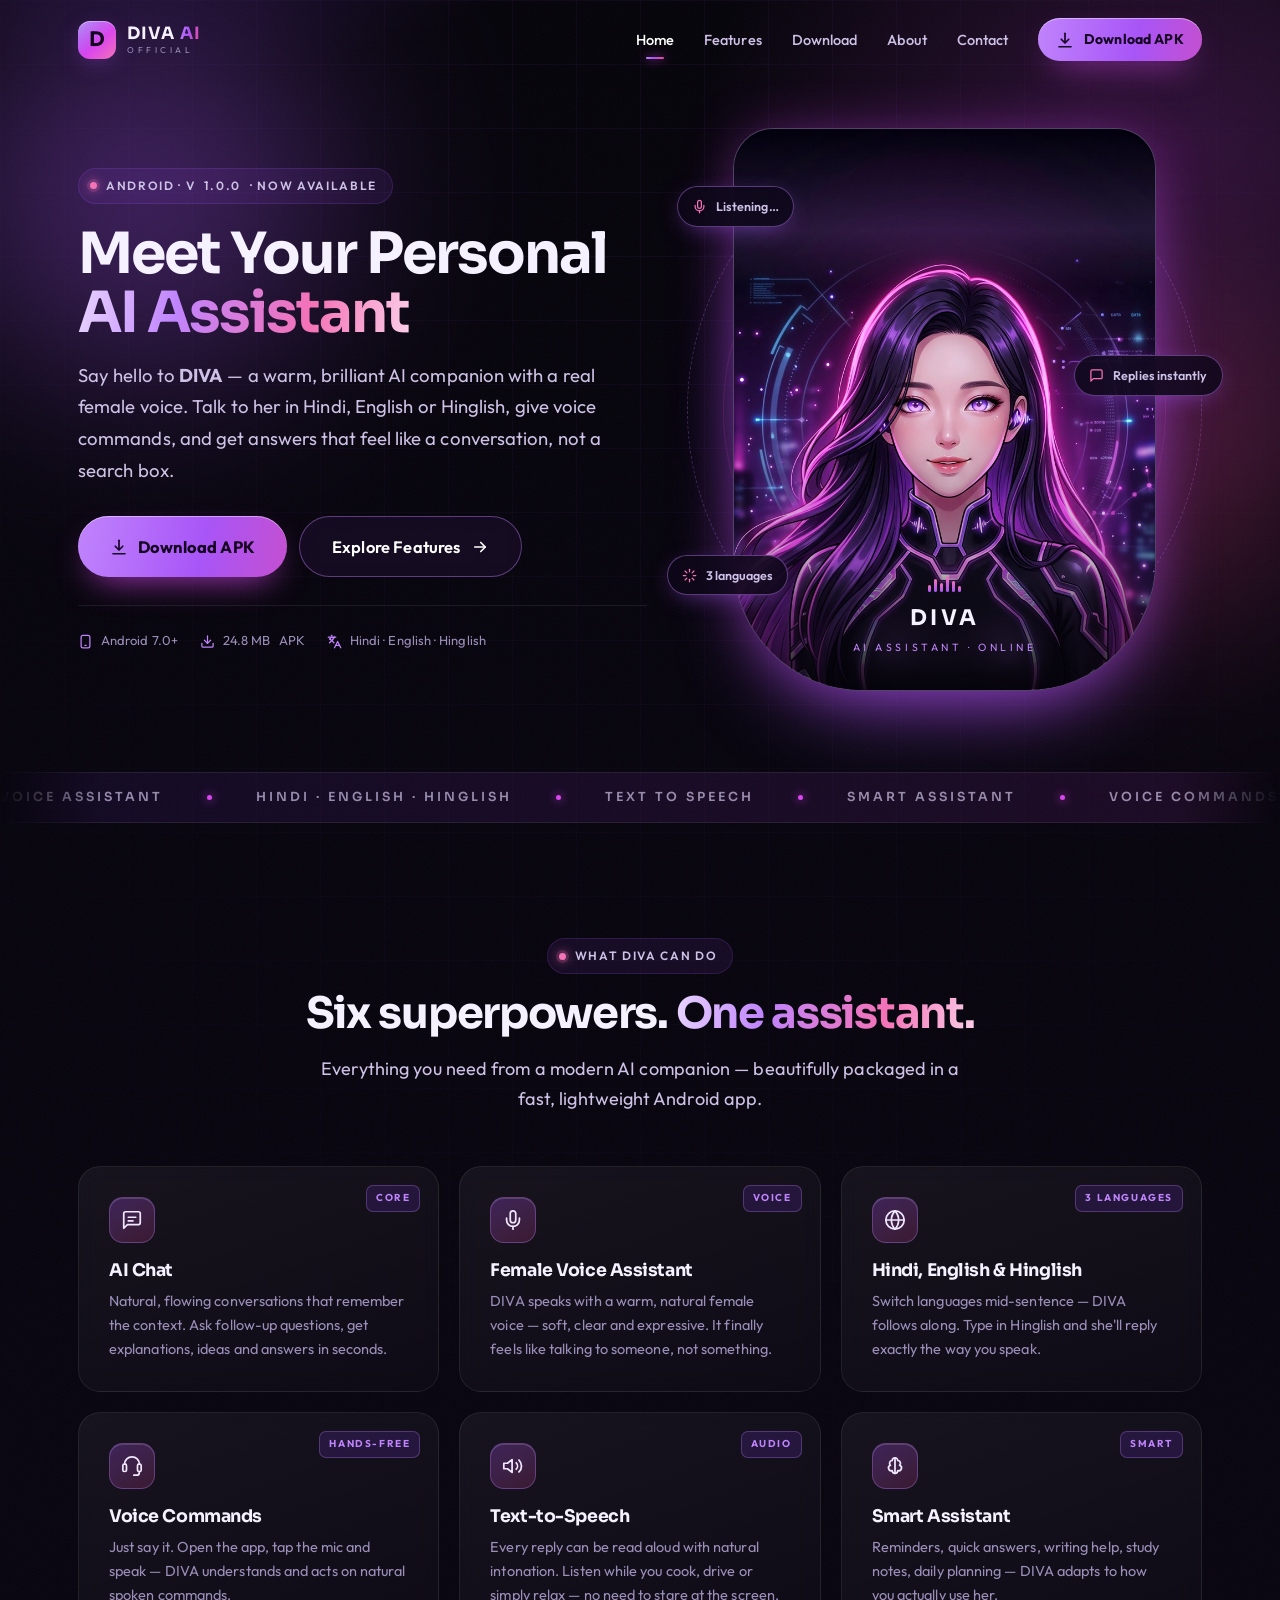
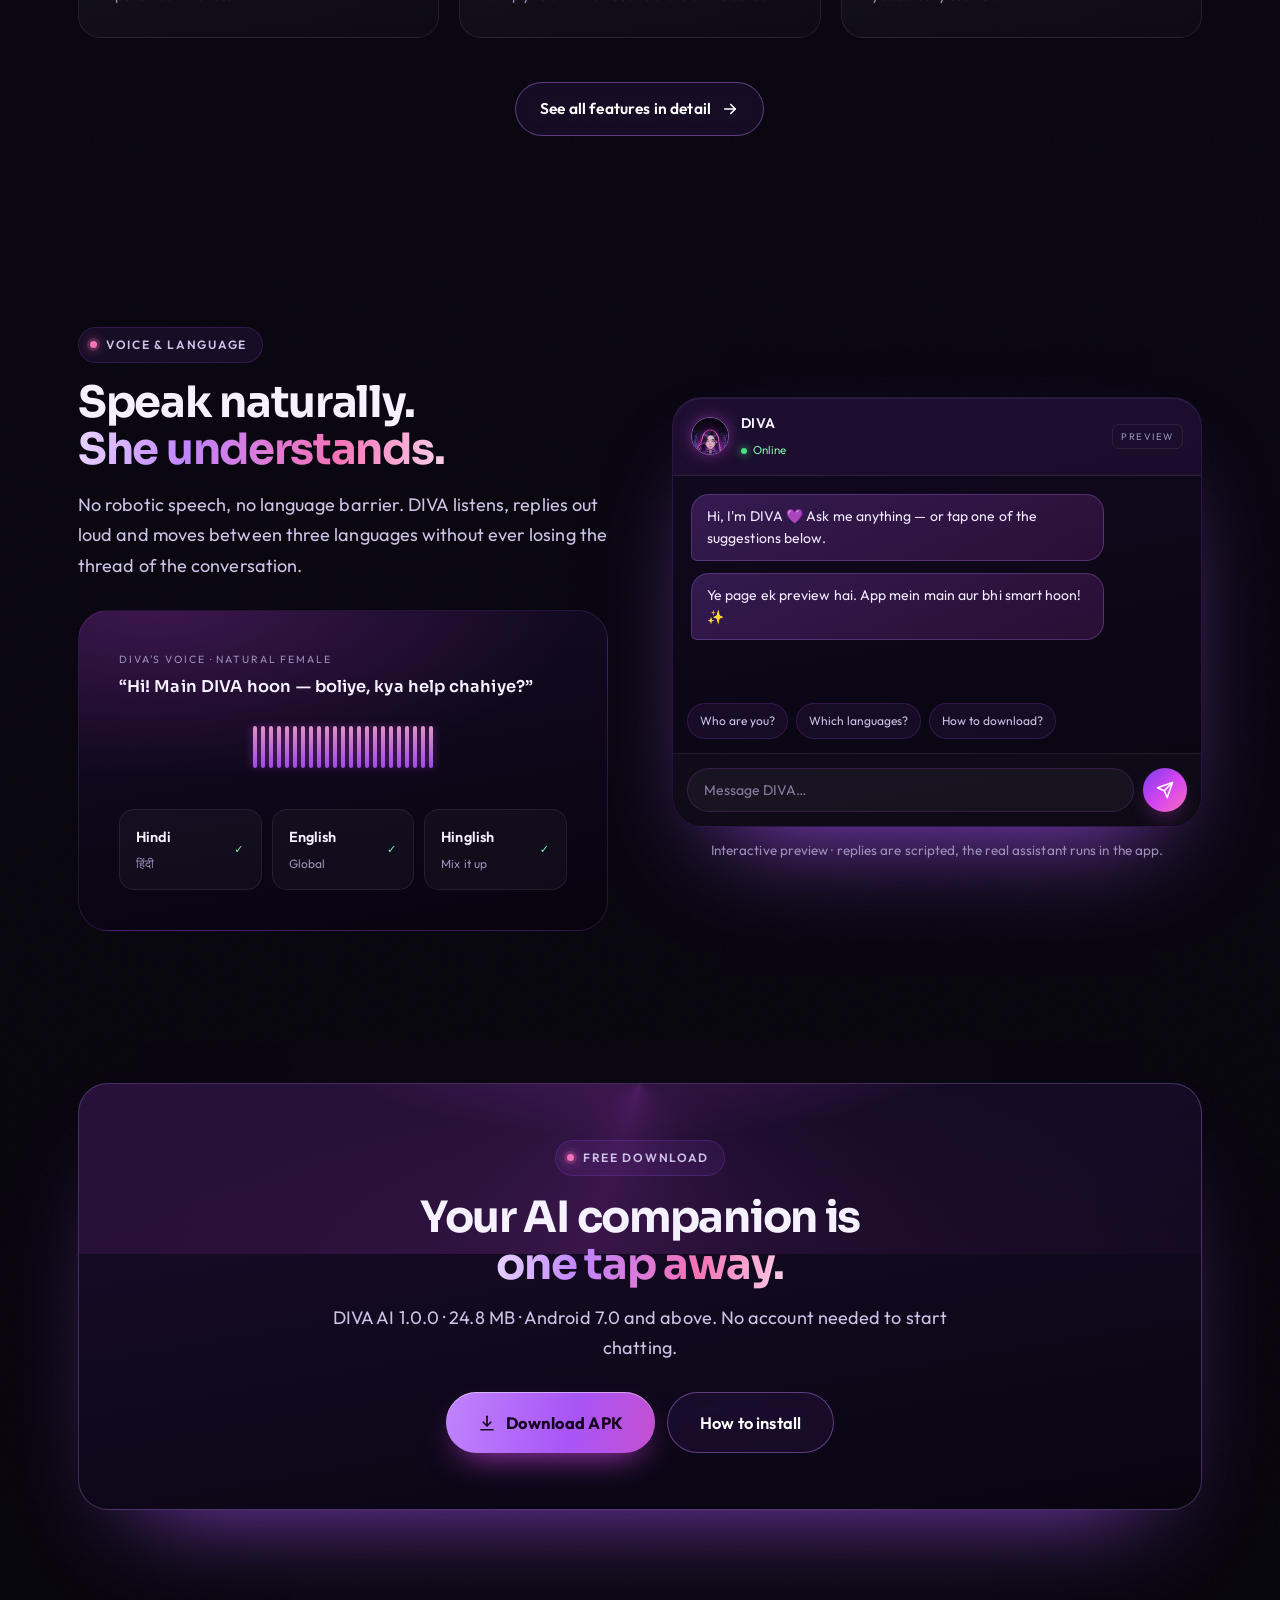
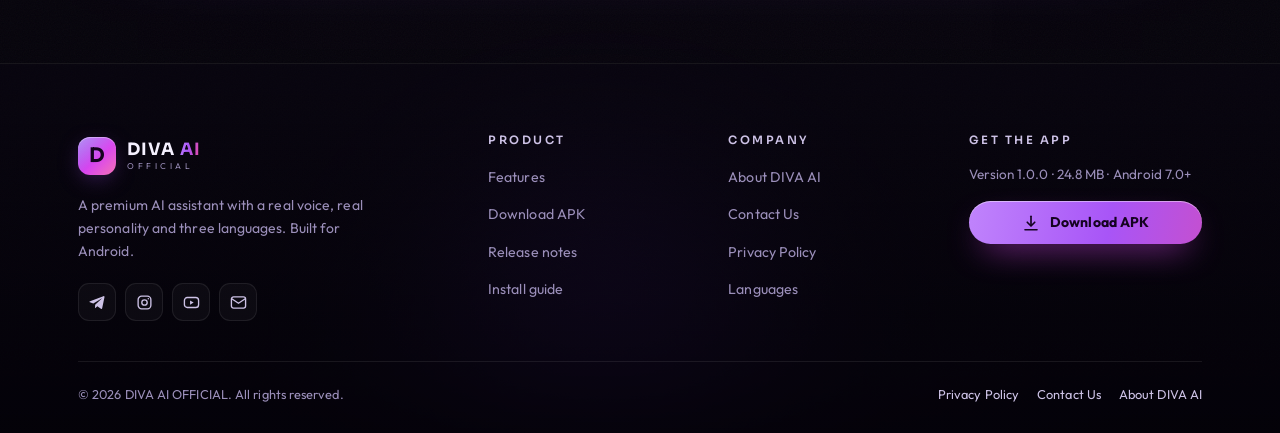
<file: index.html>
<!DOCTYPE html>
<html lang="en">
<head>
<meta charset="utf-8">
<meta name="viewport" content="width=device-width, initial-scale=1">
<title>DIVA AI — Meet Your Personal AI Assistant</title>
<meta name="description" content="DIVA AI is your personal AI assistant with a natural female voice. Chat in Hindi, English and Hinglish, give voice commands and get instant spoken replies. Download the DIVA AI APK v1.0.0 for Android.">
<meta name="theme-color" content="#05030a">
<meta property="og:type" content="website">
<meta property="og:site_name" content="DIVA AI OFFICIAL">
<meta property="og:title" content="DIVA AI — Meet Your Personal AI Assistant">
<meta property="og:description" content="A beautiful AI companion with a real female voice. Hindi, English & Hinglish. Download the APK free.">
<meta property="og:image" content="og-image.jpg">
<meta name="twitter:image" content="og-image.jpg">
<meta name="twitter:card" content="summary_large_image">
<link rel="canonical" href="index.html">
<link rel="icon" href="favicon.svg" type="image/svg+xml">
<link rel="apple-touch-icon" href="apple-touch-icon.png">
<link rel="manifest" href="site.webmanifest">
<link rel="stylesheet" href="fonts.css">
<link rel="stylesheet" href="style.css">
</head>
<body class="page-fade">
<a class="skip-link" href="#main">Skip to content</a>

<div class="bg-layers" aria-hidden="true">
  <span class="orb orb--1"></span>
  <span class="orb orb--2"></span>
  <span class="orb orb--3"></span>
</div>
<div class="scroll-progress" aria-hidden="true"></div>

<!-- ================= HEADER ================= -->
<header class="site-header" id="siteHeader">
  <div class="container header-inner">
    <a class="brand" href="index.html" aria-label="DIVA AI Official — home">
      <span class="brand-mark" aria-hidden="true"><span>D</span></span>
      <span class="brand-text">
        <span class="brand-name">DIVA <em>AI</em></span>
        <span class="brand-sub">Official</span>
      </span>
    </a>

    <nav class="nav" id="primaryNav" aria-label="Primary">
      <ul class="nav-list">
        <li><a class="nav-link" href="index.html" aria-current="page">Home</a></li>
        <li><a class="nav-link" href="features.html">Features</a></li>
        <li><a class="nav-link" href="download.html">Download</a></li>
        <li><a class="nav-link" href="about.html">About</a></li>
        <li><a class="nav-link" href="contact.html">Contact</a></li>
      </ul>
      <a class="btn btn-primary btn-sm nav-cta" href="download.html">
        <svg viewBox="0 0 24 24" fill="none" stroke="currentColor" stroke-width="2.2" stroke-linecap="round" stroke-linejoin="round" aria-hidden="true"><path d="M12 3v12"/><path d="m7 11 5 5 5-5"/><path d="M4 21h16"/></svg>
        Download APK
      </a>
      <p class="nav-foot">DIVA AI · v1.0.0 · Android</p>
    </nav>

    <button class="nav-toggle" type="button" aria-expanded="false" aria-controls="primaryNav" aria-label="Open menu">
      <i></i><i></i><i></i>
    </button>
  </div>
</header>
<div class="nav-backdrop" aria-hidden="true"></div>

<main id="main">

  <!-- ================= HERO ================= -->
  <section class="hero">
    <div class="container hero-grid">
      <div class="hero-copy">
        <span class="eyebrow" data-reveal><span class="dot"></span> Android · v<span data-cfg="version">1.0.0</span> · Now available</span>
        <h1 class="display" data-reveal style="--d:1">
          Meet Your Personal<br><span class="grad-text">AI Assistant</span>
        </h1>
        <p class="lead" data-reveal style="--d:2">
          Say hello to <strong>DIVA</strong> — a warm, brilliant AI companion with a real female voice.
          Talk to her in Hindi, English or Hinglish, give voice commands, and get answers that feel
          like a conversation, not a search box.
        </p>

        <div class="hero-actions" data-reveal style="--d:3">
          <a class="btn btn-primary btn-lg" href="download.html">
            <svg viewBox="0 0 24 24" fill="none" stroke="currentColor" stroke-width="2.2" stroke-linecap="round" stroke-linejoin="round" aria-hidden="true"><path d="M12 3v12"/><path d="m7 11 5 5 5-5"/><path d="M4 21h16"/></svg>
            Download APK
          </a>
          <a class="btn btn-ghost btn-lg" href="features.html">
            Explore Features
            <svg viewBox="0 0 24 24" fill="none" stroke="currentColor" stroke-width="2.2" stroke-linecap="round" stroke-linejoin="round" aria-hidden="true"><path d="M5 12h14"/><path d="m13 6 6 6-6 6"/></svg>
          </a>
        </div>

        <div class="hero-meta" data-reveal style="--d:4">
          <span>
            <svg viewBox="0 0 24 24" fill="none" stroke="currentColor" stroke-width="2" stroke-linecap="round" stroke-linejoin="round" aria-hidden="true"><rect x="5" y="2" width="14" height="20" rx="3"/><path d="M11 18h2"/></svg>
            Android 7.0+
          </span>
          <span>
            <svg viewBox="0 0 24 24" fill="none" stroke="currentColor" stroke-width="2" stroke-linecap="round" stroke-linejoin="round" aria-hidden="true"><path d="M21 15v4a2 2 0 0 1-2 2H5a2 2 0 0 1-2-2v-4"/><path d="m7 10 5 5 5-5"/><path d="M12 15V3"/></svg>
            <span data-cfg="size">24.8 MB</span> APK
          </span>
          <span>
            <svg viewBox="0 0 24 24" fill="none" stroke="currentColor" stroke-width="2" stroke-linecap="round" stroke-linejoin="round" aria-hidden="true"><path d="m5 8 6 6"/><path d="m4 14 6-6 2-3c-1 1-3 1-5 0L4 8"/><path d="M2 5h12"/><path d="M7 2h1"/><path d="m22 22-5-10-5 10"/><path d="M14 18h6"/></svg>
            Hindi · English · Hinglish
          </span>
        </div>
      </div>

      <!-- Avatar stage -->
      <div class="stage" data-reveal="scale" style="--d:2" aria-label="DIVA AI avatar">
        <span class="stage-glow" aria-hidden="true"></span>
        <span class="stage-ring" aria-hidden="true"></span>
        <span class="stage-ring stage-ring--2" aria-hidden="true"></span>

        <div class="stage-frame">
          <img src="diva-avatar.jpg" width="760" height="1362" alt="DIVA, a Korean-style anime AI female assistant with long violet hair and glowing purple eyes" fetchpriority="high" decoding="async">
          <span class="stage-scan" aria-hidden="true"></span>
          <div class="stage-caption">
            <div class="stage-eq" aria-hidden="true"><i></i><i></i><i></i><i></i><i></i><i></i></div>
            <div class="name">DIVA</div>
            <div class="role">AI Assistant · Online</div>
          </div>
        </div>

        <span class="float-chip float-chip--1">
          <svg viewBox="0 0 24 24" fill="none" stroke="currentColor" stroke-width="2" stroke-linecap="round" stroke-linejoin="round" aria-hidden="true"><path d="M12 2a3 3 0 0 0-3 3v7a3 3 0 0 0 6 0V5a3 3 0 0 0-3-3Z"/><path d="M19 10v2a7 7 0 0 1-14 0v-2"/><path d="M12 19v3"/></svg>
          Listening…
        </span>
        <span class="float-chip float-chip--2">
          <svg viewBox="0 0 24 24" fill="none" stroke="currentColor" stroke-width="2" stroke-linecap="round" stroke-linejoin="round" aria-hidden="true"><path d="M21 15a2 2 0 0 1-2 2H7l-4 4V5a2 2 0 0 1 2-2h14a2 2 0 0 1 2 2z"/></svg>
          Replies instantly
        </span>
        <span class="float-chip float-chip--3">
          <svg viewBox="0 0 24 24" fill="none" stroke="currentColor" stroke-width="2" stroke-linecap="round" stroke-linejoin="round" aria-hidden="true"><path d="M12 2v4"/><path d="m16.2 7.8 2.9-2.9"/><path d="M18 12h4"/><path d="m16.2 16.2 2.9 2.9"/><path d="M12 18v4"/><path d="m4.9 19.1 2.9-2.9"/><path d="M2 12h4"/><path d="m4.9 4.9 2.9 2.9"/></svg>
          3 languages
        </span>
      </div>
    </div>
  </section>

  <!-- ================= STRIP ================= -->
  <div class="strip" aria-hidden="true">
    <div class="strip-track">
      <span>Voice Assistant</span><span>Hindi · English · Hinglish</span><span>Text to Speech</span><span>Smart Assistant</span><span>Voice Commands</span><span>AI Chat</span>
      <span>Voice Assistant</span><span>Hindi · English · Hinglish</span><span>Text to Speech</span><span>Smart Assistant</span><span>Voice Commands</span><span>AI Chat</span>
    </div>
  </div>

  <!-- ================= FEATURES ================= -->
  <section class="section" id="features">
    <div class="container">
      <div class="section-head center" data-reveal>
        <span class="eyebrow"><span class="dot"></span> What DIVA can do</span>
        <h2 class="h2">Six superpowers. <span class="grad-text">One assistant.</span></h2>
        <p class="lead">Everything you need from a modern AI companion — beautifully packaged in a fast, lightweight Android app.</p>
      </div>

      <div class="grid grid-3" style="margin-top:clamp(32px,4vw,52px)">
        <article class="card" data-reveal style="--d:0">
          <span class="card-tag">Core</span>
          <div class="card-icon">
            <svg viewBox="0 0 24 24" fill="none" stroke="currentColor" stroke-width="1.9" stroke-linecap="round" stroke-linejoin="round" aria-hidden="true"><path d="M21 15a2 2 0 0 1-2 2H7l-4 4V5a2 2 0 0 1 2-2h14a2 2 0 0 1 2 2z"/><path d="M8 9h8"/><path d="M8 13h5"/></svg>
          </div>
          <h3>AI Chat</h3>
          <p>Natural, flowing conversations that remember the context. Ask follow-up questions, get explanations, ideas and answers in seconds.</p>
        </article>

        <article class="card" data-reveal style="--d:1">
          <span class="card-tag">Voice</span>
          <div class="card-icon">
            <svg viewBox="0 0 24 24" fill="none" stroke="currentColor" stroke-width="1.9" stroke-linecap="round" stroke-linejoin="round" aria-hidden="true"><path d="M12 2a3 3 0 0 0-3 3v7a3 3 0 0 0 6 0V5a3 3 0 0 0-3-3Z"/><path d="M19 10v2a7 7 0 0 1-14 0v-2"/><path d="M12 19v3"/></svg>
          </div>
          <h3>Female Voice Assistant</h3>
          <p>DIVA speaks with a warm, natural female voice — soft, clear and expressive. It finally feels like talking to someone, not something.</p>
        </article>

        <article class="card" data-reveal style="--d:2">
          <span class="card-tag">3 Languages</span>
          <div class="card-icon">
            <svg viewBox="0 0 24 24" fill="none" stroke="currentColor" stroke-width="1.9" stroke-linecap="round" stroke-linejoin="round" aria-hidden="true"><circle cx="12" cy="12" r="10"/><path d="M2 12h20"/><path d="M12 2a15.3 15.3 0 0 1 4 10 15.3 15.3 0 0 1-4 10 15.3 15.3 0 0 1-4-10 15.3 15.3 0 0 1 4-10Z"/></svg>
          </div>
          <h3>Hindi, English &amp; Hinglish</h3>
          <p>Switch languages mid-sentence — DIVA follows along. Type in Hinglish and she'll reply exactly the way you speak.</p>
        </article>

        <article class="card" data-reveal style="--d:0">
          <span class="card-tag">Hands-free</span>
          <div class="card-icon">
            <svg viewBox="0 0 24 24" fill="none" stroke="currentColor" stroke-width="1.9" stroke-linecap="round" stroke-linejoin="round" aria-hidden="true"><path d="M4 10a8 8 0 0 1 16 0"/><rect x="2" y="10" width="4" height="8" rx="1.6"/><rect x="18" y="10" width="4" height="8" rx="1.6"/><path d="M20 18v1a3 3 0 0 1-3 3h-3"/></svg>
          </div>
          <h3>Voice Commands</h3>
          <p>Just say it. Open the app, tap the mic and speak — DIVA understands and acts on natural spoken commands.</p>
        </article>

        <article class="card" data-reveal style="--d:1">
          <span class="card-tag">Audio</span>
          <div class="card-icon">
            <svg viewBox="0 0 24 24" fill="none" stroke="currentColor" stroke-width="1.9" stroke-linecap="round" stroke-linejoin="round" aria-hidden="true"><path d="M11 5 6 9H2v6h4l5 4z"/><path d="M15.5 8.5a5 5 0 0 1 0 7"/><path d="M18.5 5.5a9 9 0 0 1 0 13"/></svg>
          </div>
          <h3>Text-to-Speech</h3>
          <p>Every reply can be read aloud with natural intonation. Listen while you cook, drive or simply relax — no need to stare at the screen.</p>
        </article>

        <article class="card" data-reveal style="--d:2">
          <span class="card-tag">Smart</span>
          <div class="card-icon">
            <svg viewBox="0 0 24 24" fill="none" stroke="currentColor" stroke-width="1.9" stroke-linecap="round" stroke-linejoin="round" aria-hidden="true"><path d="M12 3a3 3 0 0 0-3 3 3 3 0 0 0-2 5.2A3 3 0 0 0 9 17a3 3 0 0 0 3 3 3 3 0 0 0 3-3 3 3 0 0 0 2-5.8A3 3 0 0 0 15 6a3 3 0 0 0-3-3Z"/><path d="M12 3v17"/></svg>
          </div>
          <h3>Smart Assistant</h3>
          <p>Reminders, quick answers, writing help, study notes, daily planning — DIVA adapts to how you actually use her.</p>
        </article>
      </div>

      <div style="text-align:center;margin-top:clamp(28px,4vw,44px)" data-reveal>
        <a class="btn btn-ghost" href="features.html">
          See all features in detail
          <svg viewBox="0 0 24 24" fill="none" stroke="currentColor" stroke-width="2.2" stroke-linecap="round" stroke-linejoin="round" aria-hidden="true"><path d="M5 12h14"/><path d="m13 6 6 6-6 6"/></svg>
        </a>
      </div>
    </div>
  </section>

  <!-- ================= VOICE + CHAT ================= -->
  <section class="section section--tight">
    <div class="container split">
      <div data-reveal="left">
        <span class="eyebrow"><span class="dot"></span> Voice &amp; language</span>
        <h2 class="h2" style="margin-top:16px">Speak naturally.<br><span class="grad-text">She understands.</span></h2>
        <p class="lead" style="margin-top:16px;margin-bottom:28px">
          No robotic speech, no language barrier. DIVA listens, replies out loud and moves between three
          languages without ever losing the thread of the conversation.
        </p>

        <div class="voice-panel">
          <p class="small muted" style="letter-spacing:.18em;text-transform:uppercase;font-size:10.5px">DIVA's voice · natural female</p>
          <p style="font-family:var(--font-display);font-weight:600;font-size:1.02rem;margin-top:6px">“Hi! Main DIVA hoon — boliye, kya help chahiye?”</p>
          <div class="wave" aria-hidden="true">
            <i style="animation-delay:0s"></i><i style="animation-delay:.08s"></i><i style="animation-delay:.16s"></i>
            <i style="animation-delay:.24s"></i><i style="animation-delay:.32s"></i><i style="animation-delay:.4s"></i>
            <i style="animation-delay:.48s"></i><i style="animation-delay:.56s"></i><i style="animation-delay:.64s"></i>
            <i style="animation-delay:.72s"></i><i style="animation-delay:.8s"></i><i style="animation-delay:.88s"></i>
            <i style="animation-delay:.96s"></i><i style="animation-delay:1.04s"></i><i style="animation-delay:1.12s"></i>
            <i style="animation-delay:1.2s"></i><i style="animation-delay:1.28s"></i><i style="animation-delay:1.36s"></i>
            <i style="animation-delay:1.44s"></i><i style="animation-delay:1.52s"></i><i style="animation-delay:1.6s"></i>
            <i style="animation-delay:1.68s"></i><i style="animation-delay:1.76s"></i>
          </div>
          <div class="lang-row">
            <div class="lang-pill"><div><strong>Hindi</strong><br><span>हिंदी</span></div><span class="ok">✓</span></div>
            <div class="lang-pill"><div><strong>English</strong><br><span>Global</span></div><span class="ok">✓</span></div>
            <div class="lang-pill"><div><strong>Hinglish</strong><br><span>Mix it up</span></div><span class="ok">✓</span></div>
          </div>
        </div>
      </div>

      <div data-reveal="right" style="--d:1">
        <div class="chat-shell">
          <div class="chat-top">
            <span class="chat-ava"><img src="diva-avatar-sm.jpg" alt="" width="38" height="38" loading="lazy"></span>
            <div>
              <strong>DIVA</strong>
              <span class="chat-status"><i></i> Online</span>
            </div>
            <span class="chat-demo-badge">Preview</span>
          </div>

          <div class="chat-body" id="chatBody" aria-live="polite">
            <div class="bubble bubble--ai">Hi, I'm DIVA 💜 Ask me anything — or tap one of the suggestions below.</div>
            <div class="bubble bubble--ai">Ye page ek preview hai. App mein main aur bhi smart hoon! ✨</div>
          </div>

          <div class="chat-suggest">
            <button class="chip" type="button">Who are you?</button>
            <button class="chip" type="button">Which languages?</button>
            <button class="chip" type="button">How to download?</button>
          </div>

          <form class="chat-form" id="chatForm" autocomplete="off">
            <label for="chatInput" class="small" style="position:absolute;left:-9999px">Message DIVA</label>
            <input class="chat-input" id="chatInput" type="text" placeholder="Message DIVA…" maxlength="200">
            <button class="chat-send" type="submit" aria-label="Send message">
              <svg viewBox="0 0 24 24" fill="none" stroke="currentColor" stroke-width="2.1" stroke-linecap="round" stroke-linejoin="round" aria-hidden="true"><path d="m22 2-7 20-4-9-9-4Z"/><path d="M22 2 11 13"/></svg>
            </button>
          </form>
        </div>
        <p class="small muted" style="margin-top:12px;text-align:center">Interactive preview · replies are scripted, the real assistant runs in the app.</p>
      </div>
    </div>
  </section>

  <!-- ================= CTA ================= -->
  <section class="section section--tight">
    <div class="container">
      <div class="cta-band" data-reveal="scale">
        <span class="eyebrow"><span class="dot"></span> Free download</span>
        <h2 class="h2" style="margin-top:18px">Your AI companion is<br><span class="grad-text">one tap away.</span></h2>
        <p class="lead" style="margin-top:14px">DIVA AI 1.0.0 · <span data-cfg="size">24.8 MB</span> · Android 7.0 and above. No account needed to start chatting.</p>
        <div class="cta-actions">
          <a class="btn btn-primary btn-lg" href="download.html">
            <svg viewBox="0 0 24 24" fill="none" stroke="currentColor" stroke-width="2.2" stroke-linecap="round" stroke-linejoin="round" aria-hidden="true"><path d="M12 3v12"/><path d="m7 11 5 5 5-5"/><path d="M4 21h16"/></svg>
            Download APK
          </a>
          <a class="btn btn-ghost btn-lg" href="download.html#install">How to install</a>
        </div>
      </div>
    </div>
  </section>

</main>

<!-- ================= FOOTER ================= -->
<footer class="site-footer">
  <div class="container">
    <div class="footer-grid">
      <div class="footer-brand">
        <a class="brand" href="index.html" aria-label="DIVA AI Official — home">
          <span class="brand-mark" aria-hidden="true"><span>D</span></span>
          <span class="brand-text">
            <span class="brand-name">DIVA <em>AI</em></span>
            <span class="brand-sub">Official</span>
          </span>
        </a>
        <p>A premium AI assistant with a real voice, real personality and three languages. Built for Android.</p>
        <div class="socials">
          <a href="contact.html" data-social="telegram" aria-label="Telegram" title="Telegram">
            <svg viewBox="0 0 24 24" fill="currentColor" aria-hidden="true"><path d="M21.9 4.3 18.6 20c-.2 1.1-.9 1.4-1.8.9l-5-3.7-2.4 2.3c-.3.3-.5.5-1 .5l.3-5 9.1-8.2c.4-.4-.1-.6-.6-.2L6.1 13.3l-4.8-1.5c-1-.3-1-1 .2-1.5l18.8-7.3c.9-.3 1.7.2 1.6 1.3Z"/></svg>
          </a>
          <a href="contact.html" data-social="instagram" aria-label="Instagram" title="Instagram">
            <svg viewBox="0 0 24 24" fill="none" stroke="currentColor" stroke-width="1.9" stroke-linecap="round" aria-hidden="true"><rect x="3" y="3" width="18" height="18" rx="5"/><circle cx="12" cy="12" r="3.8"/><circle cx="17.4" cy="6.6" r="1.1" fill="currentColor" stroke="none"/></svg>
          </a>
          <a href="contact.html" data-social="youtube" aria-label="YouTube" title="YouTube">
            <svg viewBox="0 0 24 24" fill="none" stroke="currentColor" stroke-width="1.9" stroke-linecap="round" stroke-linejoin="round" aria-hidden="true"><rect x="2" y="5" width="20" height="14" rx="4"/><path d="m10 9 5 3-5 3z" fill="currentColor" stroke="none"/></svg>
          </a>
          <a href="contact.html" data-email data-email-subject="Hello DIVA AI" aria-label="Email us" title="Email">
            <svg viewBox="0 0 24 24" fill="none" stroke="currentColor" stroke-width="1.9" stroke-linecap="round" stroke-linejoin="round" aria-hidden="true"><rect x="2" y="4" width="20" height="16" rx="3"/><path d="m3 7 9 6 9-6"/></svg>
          </a>
        </div>
      </div>

      <div class="footer-col">
        <h4>Product</h4>
        <ul>
          <li><a href="features.html">Features</a></li>
          <li><a href="download.html">Download APK</a></li>
          <li><a href="download.html#release-notes">Release notes</a></li>
          <li><a href="download.html#install">Install guide</a></li>
        </ul>
      </div>

      <div class="footer-col">
        <h4>Company</h4>
        <ul>
          <li><a href="about.html">About DIVA AI</a></li>
          <li><a href="contact.html">Contact Us</a></li>
          <li><a href="privacy.html">Privacy Policy</a></li>
          <li><a href="features.html#languages">Languages</a></li>
        </ul>
      </div>

      <div class="footer-col">
        <h4>Get the app</h4>
        <p class="small muted" style="margin-bottom:16px">Version <span data-cfg="version">1.0.0</span> · <span data-cfg="size">24.8 MB</span> · Android 7.0+</p>
        <a class="btn btn-primary btn-sm btn-block" href="download.html">
          <svg viewBox="0 0 24 24" fill="none" stroke="currentColor" stroke-width="2.2" stroke-linecap="round" stroke-linejoin="round" aria-hidden="true"><path d="M12 3v12"/><path d="m7 11 5 5 5-5"/><path d="M4 21h16"/></svg>
          Download APK
        </a>
      </div>
    </div>

    <div class="footer-bottom">
      <p>© <span data-cfg="year">2026</span> DIVA AI OFFICIAL. All rights reserved.</p>
      <div class="footer-legal">
        <a href="privacy.html">Privacy Policy</a>
        <a href="contact.html">Contact Us</a>
        <a href="about.html">About DIVA AI</a>
      </div>
    </div>
  </div>
</footer>

<script src="config.js"></script>
<script src="main.js"></script>
</body>
</html>
</file>
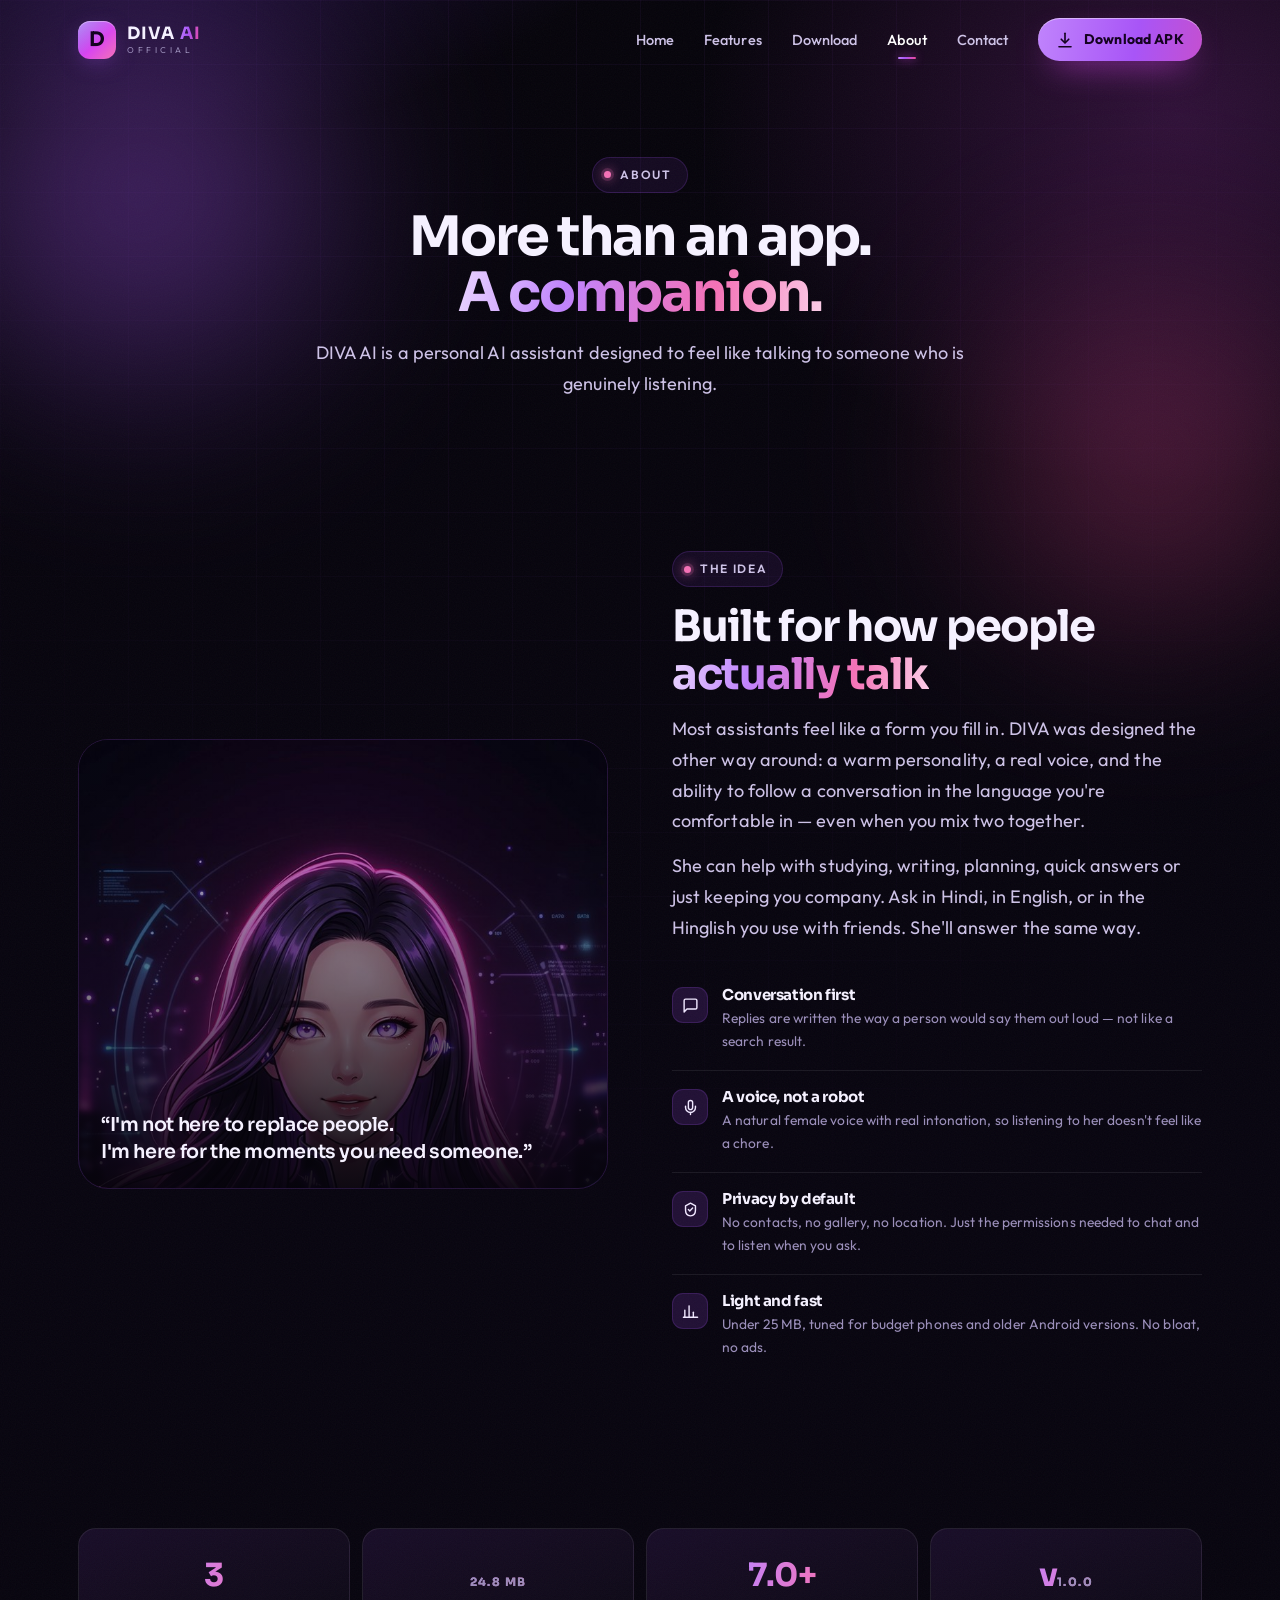
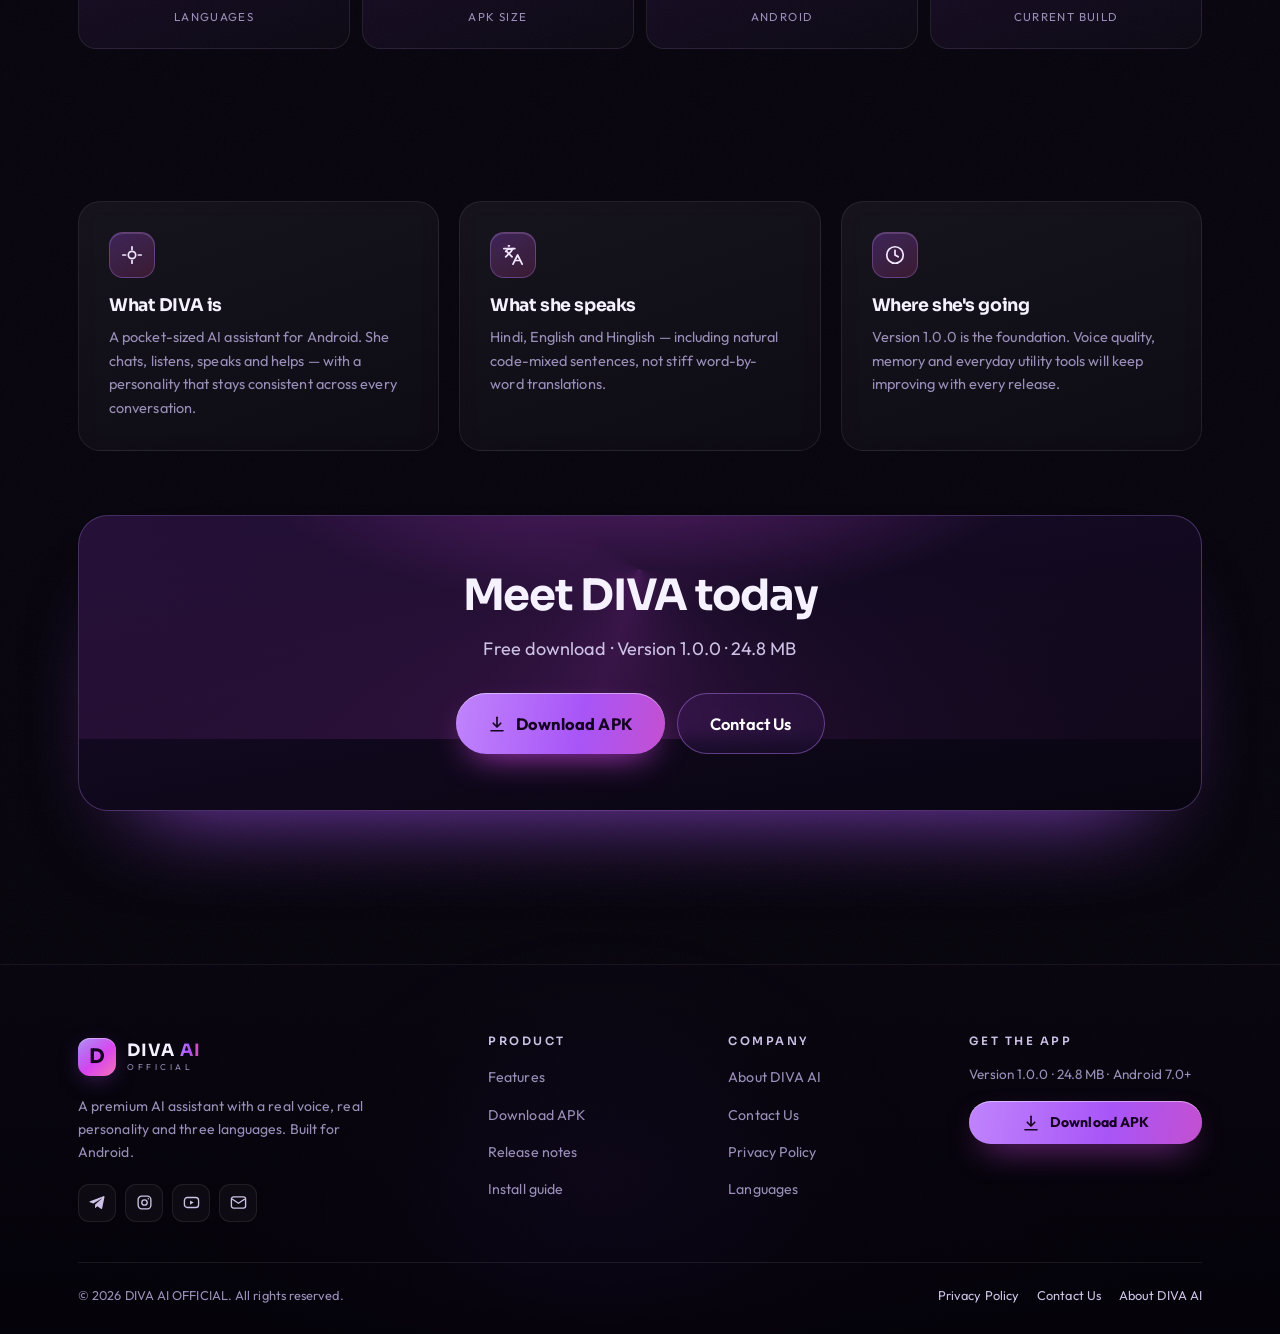
<file: about.html>
<!DOCTYPE html>
<html lang="en">
<head>
<meta charset="utf-8">
<meta name="viewport" content="width=device-width, initial-scale=1">
<title>About DIVA AI — Your AI Companion, Explained</title>
<meta name="description" content="What is DIVA AI? Learn how this AI assistant was built, what it can do and the thinking behind its voice, personality and three-language design.">
<meta name="theme-color" content="#05030a">
<meta property="og:type" content="website">
<meta property="og:site_name" content="DIVA AI OFFICIAL">
<meta property="og:title" content="About DIVA AI">
<meta property="og:description" content="An AI companion built to talk like a person — in Hindi, English and Hinglish.">
<meta property="og:image" content="og-image.jpg">
<meta name="twitter:image" content="og-image.jpg">
<link rel="canonical" href="about.html">
<link rel="icon" href="favicon.svg" type="image/svg+xml">
<link rel="apple-touch-icon" href="apple-touch-icon.png">
<link rel="manifest" href="site.webmanifest">
<link rel="stylesheet" href="fonts.css">
<link rel="stylesheet" href="style.css">
</head>
<body class="page-fade">
<a class="skip-link" href="#main">Skip to content</a>

<div class="bg-layers" aria-hidden="true">
  <span class="orb orb--1"></span>
  <span class="orb orb--2"></span>
  <span class="orb orb--3"></span>
</div>
<div class="scroll-progress" aria-hidden="true"></div>

<header class="site-header" id="siteHeader">
  <div class="container header-inner">
    <a class="brand" href="index.html" aria-label="DIVA AI Official — home">
      <span class="brand-mark" aria-hidden="true"><span>D</span></span>
      <span class="brand-text"><span class="brand-name">DIVA <em>AI</em></span><span class="brand-sub">Official</span></span>
    </a>
    <nav class="nav" id="primaryNav" aria-label="Primary">
      <ul class="nav-list">
        <li><a class="nav-link" href="index.html">Home</a></li>
        <li><a class="nav-link" href="features.html">Features</a></li>
        <li><a class="nav-link" href="download.html">Download</a></li>
        <li><a class="nav-link" href="about.html" aria-current="page">About</a></li>
        <li><a class="nav-link" href="contact.html">Contact</a></li>
      </ul>
      <a class="btn btn-primary btn-sm nav-cta" href="download.html">
        <svg viewBox="0 0 24 24" fill="none" stroke="currentColor" stroke-width="2.2" stroke-linecap="round" stroke-linejoin="round" aria-hidden="true"><path d="M12 3v12"/><path d="m7 11 5 5 5-5"/><path d="M4 21h16"/></svg>
        Download APK
      </a>
      <p class="nav-foot">DIVA AI · v1.0.0 · Android</p>
    </nav>
    <button class="nav-toggle" type="button" aria-expanded="false" aria-controls="primaryNav" aria-label="Open menu"><i></i><i></i><i></i></button>
  </div>
</header>
<div class="nav-backdrop" aria-hidden="true"></div>

<main id="main">

  <section class="section section--tight">
    <div class="container">
      <div class="section-head center" data-reveal>
        <span class="eyebrow"><span class="dot"></span> About</span>
        <h1 class="display" style="font-size:clamp(2rem,5.6vw,3.4rem);margin-top:16px">More than an app.<br><span class="grad-text">A companion.</span></h1>
        <p class="lead" style="margin-top:16px">DIVA AI is a personal AI assistant designed to feel like talking to someone who is genuinely listening.</p>
      </div>
    </div>
  </section>

  <section class="section section--tight">
    <div class="container split">
      <div class="about-visual" data-reveal="left">
        <img src="diva-avatar.jpg" alt="DIVA, the AI assistant, glowing in neon purple" width="760" height="1362" loading="lazy">
        <div class="about-quote">“I'm not here to replace people.<br>I'm here for the moments you need someone.”</div>
      </div>

      <div data-reveal="right" style="--d:1">
        <span class="eyebrow"><span class="dot"></span> The idea</span>
        <h2 class="h2" style="margin-top:16px">Built for how people<br><span class="grad-text">actually talk</span></h2>
        <p class="lead" style="margin-top:16px">Most assistants feel like a form you fill in. DIVA was designed the other way around: a warm personality, a real voice, and the ability to follow a conversation in the language you're comfortable in — even when you mix two together.</p>
        <p class="lead" style="margin-top:14px">She can help with studying, writing, planning, quick answers or just keeping you company. Ask in Hindi, in English, or in the Hinglish you use with friends. She'll answer the same way.</p>

        <div style="margin-top:26px">
          <div class="value-row">
            <span class="value-ico" aria-hidden="true"><svg viewBox="0 0 24 24" fill="none" stroke="currentColor" stroke-width="2" stroke-linecap="round" stroke-linejoin="round"><path d="M21 15a2 2 0 0 1-2 2H7l-4 4V5a2 2 0 0 1 2-2h14a2 2 0 0 1 2 2z"/></svg></span>
            <div><h4>Conversation first</h4><p>Replies are written the way a person would say them out loud — not like a search result.</p></div>
          </div>
          <div class="value-row">
            <span class="value-ico" aria-hidden="true"><svg viewBox="0 0 24 24" fill="none" stroke="currentColor" stroke-width="2" stroke-linecap="round" stroke-linejoin="round"><path d="M12 2a3 3 0 0 0-3 3v7a3 3 0 0 0 6 0V5a3 3 0 0 0-3-3Z"/><path d="M19 10v2a7 7 0 0 1-14 0v-2"/><path d="M12 19v3"/></svg></span>
            <div><h4>A voice, not a robot</h4><p>A natural female voice with real intonation, so listening to her doesn't feel like a chore.</p></div>
          </div>
          <div class="value-row">
            <span class="value-ico" aria-hidden="true"><svg viewBox="0 0 24 24" fill="none" stroke="currentColor" stroke-width="2" stroke-linecap="round" stroke-linejoin="round"><path d="m12 3 7 4v6c0 4.5-3 7.5-7 8-4-.5-7-3.5-7-8V7z"/><path d="m9 12 2 2 4-4"/></svg></span>
            <div><h4>Privacy by default</h4><p>No contacts, no gallery, no location. Just the permissions needed to chat and to listen when you ask.</p></div>
          </div>
          <div class="value-row">
            <span class="value-ico" aria-hidden="true"><svg viewBox="0 0 24 24" fill="none" stroke="currentColor" stroke-width="2" stroke-linecap="round" stroke-linejoin="round"><path d="M4 20V10"/><path d="M10 20V4"/><path d="M16 20v-7"/><path d="M22 20H2"/></svg></span>
            <div><h4>Light and fast</h4><p>Under 25 MB, tuned for budget phones and older Android versions. No bloat, no ads.</p></div>
          </div>
        </div>
      </div>
    </div>
  </section>

  <section class="section section--tight">
    <div class="container">
      <div class="stat-grid" data-reveal>
        <div class="stat"><b>3</b><span>Languages</span></div>
        <div class="stat"><b><span data-cfg="size">24.8 MB</span></b><span>APK size</span></div>
        <div class="stat"><b>7.0+</b><span>Android</span></div>
        <div class="stat"><b>v<span data-cfg="version">1.0.0</span></b><span>Current build</span></div>
      </div>
    </div>
  </section>

  <section class="section section--tight">
    <div class="container">
      <div class="grid grid-3">
        <article class="card" data-reveal style="--d:0">
          <div class="card-icon">
            <svg viewBox="0 0 24 24" fill="none" stroke="currentColor" stroke-width="1.9" stroke-linecap="round" stroke-linejoin="round" aria-hidden="true"><path d="M12 3v3"/><path d="M12 18v3"/><circle cx="12" cy="12" r="4"/><path d="M5 12H2"/><path d="M22 12h-3"/></svg>
          </div>
          <h3>What DIVA is</h3>
          <p>A pocket-sized AI assistant for Android. She chats, listens, speaks and helps — with a personality that stays consistent across every conversation.</p>
        </article>
        <article class="card" data-reveal style="--d:1">
          <div class="card-icon">
            <svg viewBox="0 0 24 24" fill="none" stroke="currentColor" stroke-width="1.9" stroke-linecap="round" stroke-linejoin="round" aria-hidden="true"><path d="m5 8 6 6"/><path d="m4 14 6-6 2-3c-1 1-3 1-5 0L4 8"/><path d="M2 5h12"/><path d="M7 2h1"/><path d="m22 22-5-10-5 10"/><path d="M14 18h6"/></svg>
          </div>
          <h3>What she speaks</h3>
          <p>Hindi, English and Hinglish — including natural code-mixed sentences, not stiff word-by-word translations.</p>
        </article>
        <article class="card" data-reveal style="--d:2">
          <div class="card-icon">
            <svg viewBox="0 0 24 24" fill="none" stroke="currentColor" stroke-width="1.9" stroke-linecap="round" stroke-linejoin="round" aria-hidden="true"><circle cx="12" cy="12" r="9"/><path d="M12 7v5l3.5 2"/></svg>
          </div>
          <h3>Where she's going</h3>
          <p>Version 1.0.0 is the foundation. Voice quality, memory and everyday utility tools will keep improving with every release.</p>
        </article>
      </div>

      <div class="cta-band" style="margin-top:clamp(36px,5vw,64px)" data-reveal="scale">
        <h2 class="h2">Meet DIVA today</h2>
        <p class="lead" style="margin-top:12px">Free download · Version <span data-cfg="version">1.0.0</span> · <span data-cfg="size">24.8 MB</span></p>
        <div class="cta-actions">
          <a class="btn btn-primary btn-lg" href="download.html">
            <svg viewBox="0 0 24 24" fill="none" stroke="currentColor" stroke-width="2.2" stroke-linecap="round" stroke-linejoin="round" aria-hidden="true"><path d="M12 3v12"/><path d="m7 11 5 5 5-5"/><path d="M4 21h16"/></svg>
            Download APK
          </a>
          <a class="btn btn-ghost btn-lg" href="contact.html">Contact Us</a>
        </div>
      </div>
    </div>
  </section>

</main>

<footer class="site-footer">
  <div class="container">
    <div class="footer-grid">
      <div class="footer-brand">
        <a class="brand" href="index.html" aria-label="DIVA AI Official — home">
          <span class="brand-mark" aria-hidden="true"><span>D</span></span>
          <span class="brand-text"><span class="brand-name">DIVA <em>AI</em></span><span class="brand-sub">Official</span></span>
        </a>
        <p>A premium AI assistant with a real voice, real personality and three languages. Built for Android.</p>
        <div class="socials">
          <a href="contact.html" data-social="telegram" aria-label="Telegram"><svg viewBox="0 0 24 24" fill="currentColor" aria-hidden="true"><path d="M21.9 4.3 18.6 20c-.2 1.1-.9 1.4-1.8.9l-5-3.7-2.4 2.3c-.3.3-.5.5-1 .5l.3-5 9.1-8.2c.4-.4-.1-.6-.6-.2L6.1 13.3l-4.8-1.5c-1-.3-1-1 .2-1.5l18.8-7.3c.9-.3 1.7.2 1.6 1.3Z"/></svg></a>
          <a href="contact.html" data-social="instagram" aria-label="Instagram"><svg viewBox="0 0 24 24" fill="none" stroke="currentColor" stroke-width="1.9"><rect x="3" y="3" width="18" height="18" rx="5"/><circle cx="12" cy="12" r="3.8"/><circle cx="17.4" cy="6.6" r="1.1" fill="currentColor" stroke="none"/></svg></a>
          <a href="contact.html" data-social="youtube" aria-label="YouTube"><svg viewBox="0 0 24 24" fill="none" stroke="currentColor" stroke-width="1.9"><rect x="2" y="5" width="20" height="14" rx="4"/><path d="m10 9 5 3-5 3z" fill="currentColor" stroke="none"/></svg></a>
          <a href="contact.html" data-email data-email-subject="Hello DIVA AI" aria-label="Email us"><svg viewBox="0 0 24 24" fill="none" stroke="currentColor" stroke-width="1.9"><rect x="2" y="4" width="20" height="16" rx="3"/><path d="m3 7 9 6 9-6"/></svg></a>
        </div>
      </div>
      <div class="footer-col">
        <h4>Product</h4>
        <ul>
          <li><a href="features.html">Features</a></li>
          <li><a href="download.html">Download APK</a></li>
          <li><a href="download.html#release-notes">Release notes</a></li>
          <li><a href="download.html#install">Install guide</a></li>
        </ul>
      </div>
      <div class="footer-col">
        <h4>Company</h4>
        <ul>
          <li><a href="about.html">About DIVA AI</a></li>
          <li><a href="contact.html">Contact Us</a></li>
          <li><a href="privacy.html">Privacy Policy</a></li>
          <li><a href="features.html#languages">Languages</a></li>
        </ul>
      </div>
      <div class="footer-col">
        <h4>Get the app</h4>
        <p class="small muted" style="margin-bottom:16px">Version <span data-cfg="version">1.0.0</span> · <span data-cfg="size">24.8 MB</span> · Android 7.0+</p>
        <a class="btn btn-primary btn-sm btn-block" href="download.html">
          <svg viewBox="0 0 24 24" fill="none" stroke="currentColor" stroke-width="2.2" stroke-linecap="round" stroke-linejoin="round" aria-hidden="true"><path d="M12 3v12"/><path d="m7 11 5 5 5-5"/><path d="M4 21h16"/></svg>
          Download APK
        </a>
      </div>
    </div>
    <div class="footer-bottom">
      <p>© <span data-cfg="year">2026</span> DIVA AI OFFICIAL. All rights reserved.</p>
      <div class="footer-legal">
        <a href="privacy.html">Privacy Policy</a>
        <a href="contact.html">Contact Us</a>
        <a href="about.html">About DIVA AI</a>
      </div>
    </div>
  </div>
</footer>

<script src="config.js"></script>
<script src="main.js"></script>
</body>
</html>
</file>
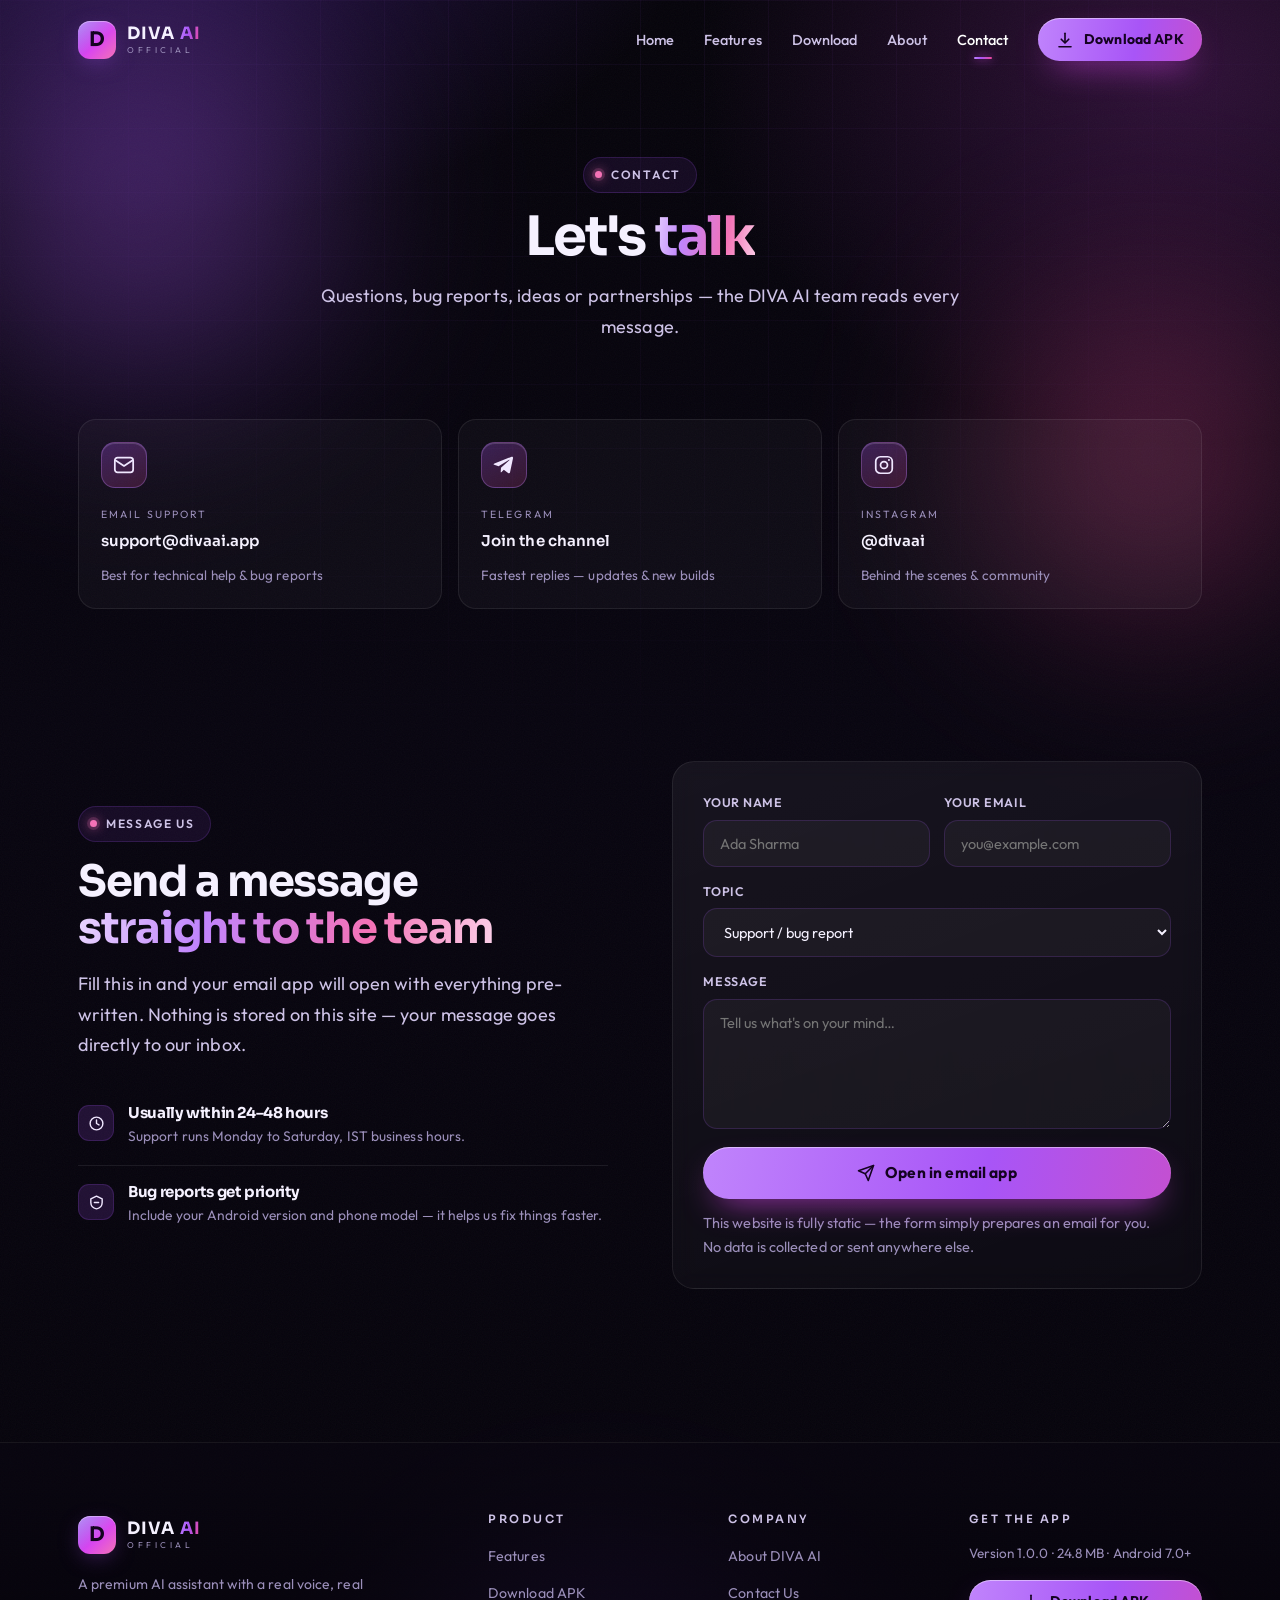
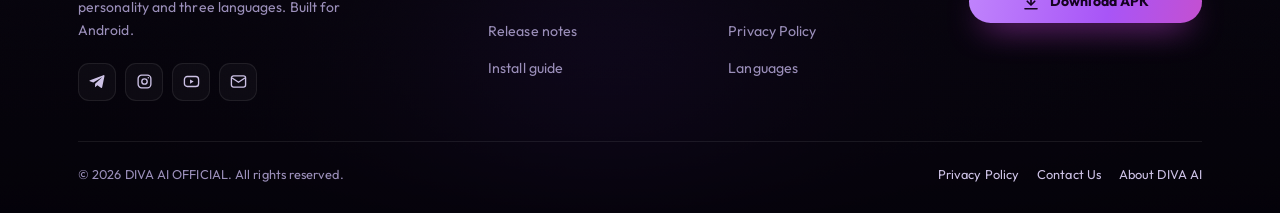
<file: contact.html>
<!DOCTYPE html>
<html lang="en">
<head>
<meta charset="utf-8">
<meta name="viewport" content="width=device-width, initial-scale=1">
<title>Contact Us — DIVA AI</title>
<meta name="description" content="Get in touch with the DIVA AI team for support, bug reports, feature requests or partnership enquiries.">
<meta name="theme-color" content="#05030a">
<meta property="og:type" content="website">
<meta property="og:site_name" content="DIVA AI OFFICIAL">
<meta property="og:title" content="Contact DIVA AI">
<meta property="og:description" content="Support, feedback, bug reports and business enquiries.">
<meta property="og:image" content="og-image.jpg">
<meta name="twitter:image" content="og-image.jpg">
<link rel="canonical" href="contact.html">
<link rel="icon" href="favicon.svg" type="image/svg+xml">
<link rel="apple-touch-icon" href="apple-touch-icon.png">
<link rel="manifest" href="site.webmanifest">
<link rel="stylesheet" href="fonts.css">
<link rel="stylesheet" href="style.css">
</head>
<body class="page-fade">
<a class="skip-link" href="#main">Skip to content</a>

<div class="bg-layers" aria-hidden="true">
  <span class="orb orb--1"></span>
  <span class="orb orb--2"></span>
  <span class="orb orb--3"></span>
</div>
<div class="scroll-progress" aria-hidden="true"></div>

<header class="site-header" id="siteHeader">
  <div class="container header-inner">
    <a class="brand" href="index.html" aria-label="DIVA AI Official — home">
      <span class="brand-mark" aria-hidden="true"><span>D</span></span>
      <span class="brand-text"><span class="brand-name">DIVA <em>AI</em></span><span class="brand-sub">Official</span></span>
    </a>
    <nav class="nav" id="primaryNav" aria-label="Primary">
      <ul class="nav-list">
        <li><a class="nav-link" href="index.html">Home</a></li>
        <li><a class="nav-link" href="features.html">Features</a></li>
        <li><a class="nav-link" href="download.html">Download</a></li>
        <li><a class="nav-link" href="about.html">About</a></li>
        <li><a class="nav-link" href="contact.html" aria-current="page">Contact</a></li>
      </ul>
      <a class="btn btn-primary btn-sm nav-cta" href="download.html">
        <svg viewBox="0 0 24 24" fill="none" stroke="currentColor" stroke-width="2.2" stroke-linecap="round" stroke-linejoin="round" aria-hidden="true"><path d="M12 3v12"/><path d="m7 11 5 5 5-5"/><path d="M4 21h16"/></svg>
        Download APK
      </a>
      <p class="nav-foot">DIVA AI · v1.0.0 · Android</p>
    </nav>
    <button class="nav-toggle" type="button" aria-expanded="false" aria-controls="primaryNav" aria-label="Open menu"><i></i><i></i><i></i></button>
  </div>
</header>
<div class="nav-backdrop" aria-hidden="true"></div>

<main id="main">

  <section class="section section--tight">
    <div class="container">
      <div class="section-head center" data-reveal>
        <span class="eyebrow"><span class="dot"></span> Contact</span>
        <h1 class="display" style="font-size:clamp(2rem,5.6vw,3.4rem);margin-top:16px">Let's <span class="grad-text">talk</span></h1>
        <p class="lead" style="margin-top:16px">Questions, bug reports, ideas or partnerships — the DIVA AI team reads every message.</p>
      </div>
    </div>
  </section>

  <section class="section section--tight" style="padding-top:0">
    <div class="container">
      <div class="contact-grid" data-reveal>
        <a class="contact-card" href="#" data-email data-email-subject="DIVA AI — Support">
          <span class="card-icon" style="margin-bottom:12px">
            <svg viewBox="0 0 24 24" fill="none" stroke="currentColor" stroke-width="1.9" stroke-linecap="round" stroke-linejoin="round" aria-hidden="true"><rect x="2" y="4" width="20" height="16" rx="3"/><path d="m3 7 9 6 9-6"/></svg>
          </span>
          <span class="lbl">Email support</span>
          <span class="val" data-email-text>support@divaai.app</span>
          <span class="small muted" style="margin-top:4px">Best for technical help &amp; bug reports</span>
        </a>

        <a class="contact-card" href="#" data-social="telegram">
          <span class="card-icon" style="margin-bottom:12px">
            <svg viewBox="0 0 24 24" fill="currentColor" aria-hidden="true"><path d="M21.9 4.3 18.6 20c-.2 1.1-.9 1.4-1.8.9l-5-3.7-2.4 2.3c-.3.3-.5.5-1 .5l.3-5 9.1-8.2c.4-.4-.1-.6-.6-.2L6.1 13.3l-4.8-1.5c-1-.3-1-1 .2-1.5l18.8-7.3c.9-.3 1.7.2 1.6 1.3Z"/></svg>
          </span>
          <span class="lbl">Telegram</span>
          <span class="val">Join the channel</span>
          <span class="small muted" style="margin-top:4px">Fastest replies — updates &amp; new builds</span>
        </a>

        <a class="contact-card" href="#" data-social="instagram">
          <span class="card-icon" style="margin-bottom:12px">
            <svg viewBox="0 0 24 24" fill="none" stroke="currentColor" stroke-width="1.9" aria-hidden="true"><rect x="3" y="3" width="18" height="18" rx="5"/><circle cx="12" cy="12" r="3.8"/><circle cx="17.4" cy="6.6" r="1.1" fill="currentColor" stroke="none"/></svg>
          </span>
          <span class="lbl">Instagram</span>
          <span class="val">@divaai</span>
          <span class="small muted" style="margin-top:4px">Behind the scenes &amp; community</span>
        </a>
      </div>
    </div>
  </section>

  <section class="section section--tight">
    <div class="container split">
      <div data-reveal="left">
        <span class="eyebrow"><span class="dot"></span> Message us</span>
        <h2 class="h2" style="margin-top:16px">Send a message<br><span class="grad-text">straight to the team</span></h2>
        <p class="lead" style="margin-top:16px">Fill this in and your email app will open with everything pre-written. Nothing is stored on this site — your message goes directly to our inbox.</p>

        <div style="margin-top:26px">
          <div class="value-row">
            <span class="value-ico" aria-hidden="true"><svg viewBox="0 0 24 24" fill="none" stroke="currentColor" stroke-width="2" stroke-linecap="round" stroke-linejoin="round"><circle cx="12" cy="12" r="9"/><path d="M12 7v5l3.5 2"/></svg></span>
            <div><h4>Usually within 24–48 hours</h4><p>Support runs Monday to Saturday, IST business hours.</p></div>
          </div>
          <div class="value-row">
            <span class="value-ico" aria-hidden="true"><svg viewBox="0 0 24 24" fill="none" stroke="currentColor" stroke-width="2" stroke-linecap="round" stroke-linejoin="round"><path d="M12 3 4 7v5c0 5 3.5 8 8 9 4.5-1 8-4 8-9V7z"/><path d="M9 12h6"/></svg></span>
            <div><h4>Bug reports get priority</h4><p>Include your Android version and phone model — it helps us fix things faster.</p></div>
          </div>
        </div>
      </div>

      <div data-reveal="right" style="--d:1">
        <form class="card" id="contactForm" style="height:auto">
          <div class="form-grid">
            <div class="field">
              <label for="cName">Your name</label>
              <input id="cName" name="name" type="text" placeholder="Ada Sharma" autocomplete="name" required>
            </div>
            <div class="field">
              <label for="cEmail">Your email</label>
              <input id="cEmail" name="email" type="email" placeholder="you@example.com" autocomplete="email" required>
            </div>
            <div class="field full">
              <label for="cTopic">Topic</label>
              <select id="cTopic" name="topic">
                <option>Support / bug report</option>
                <option>Feature request</option>
                <option>Download problem</option>
                <option>Business enquiry</option>
                <option>Something else</option>
              </select>
            </div>
            <div class="field full">
              <label for="cMessage">Message</label>
              <textarea id="cMessage" name="message" placeholder="Tell us what's on your mind…" required></textarea>
            </div>
          </div>
          <button class="btn btn-primary btn-block" type="submit" style="margin-top:18px">
            <svg viewBox="0 0 24 24" fill="none" stroke="currentColor" stroke-width="2.1" stroke-linecap="round" stroke-linejoin="round" aria-hidden="true"><path d="m22 2-7 20-4-9-9-4Z"/><path d="M22 2 11 13"/></svg>
            Open in email app
          </button>
          <p class="form-hint" style="margin-top:12px">This website is fully static — the form simply prepares an email for you. No data is collected or sent anywhere else.</p>
        </form>
      </div>
    </div>
  </section>

</main>

<footer class="site-footer">
  <div class="container">
    <div class="footer-grid">
      <div class="footer-brand">
        <a class="brand" href="index.html" aria-label="DIVA AI Official — home">
          <span class="brand-mark" aria-hidden="true"><span>D</span></span>
          <span class="brand-text"><span class="brand-name">DIVA <em>AI</em></span><span class="brand-sub">Official</span></span>
        </a>
        <p>A premium AI assistant with a real voice, real personality and three languages. Built for Android.</p>
        <div class="socials">
          <a href="#" data-social="telegram" aria-label="Telegram"><svg viewBox="0 0 24 24" fill="currentColor" aria-hidden="true"><path d="M21.9 4.3 18.6 20c-.2 1.1-.9 1.4-1.8.9l-5-3.7-2.4 2.3c-.3.3-.5.5-1 .5l.3-5 9.1-8.2c.4-.4-.1-.6-.6-.2L6.1 13.3l-4.8-1.5c-1-.3-1-1 .2-1.5l18.8-7.3c.9-.3 1.7.2 1.6 1.3Z"/></svg></a>
          <a href="#" data-social="instagram" aria-label="Instagram"><svg viewBox="0 0 24 24" fill="none" stroke="currentColor" stroke-width="1.9"><rect x="3" y="3" width="18" height="18" rx="5"/><circle cx="12" cy="12" r="3.8"/><circle cx="17.4" cy="6.6" r="1.1" fill="currentColor" stroke="none"/></svg></a>
          <a href="#" data-social="youtube" aria-label="YouTube"><svg viewBox="0 0 24 24" fill="none" stroke="currentColor" stroke-width="1.9"><rect x="2" y="5" width="20" height="14" rx="4"/><path d="m10 9 5 3-5 3z" fill="currentColor" stroke="none"/></svg></a>
          <a href="#" data-email data-email-subject="Hello DIVA AI" aria-label="Email us"><svg viewBox="0 0 24 24" fill="none" stroke="currentColor" stroke-width="1.9"><rect x="2" y="4" width="20" height="16" rx="3"/><path d="m3 7 9 6 9-6"/></svg></a>
        </div>
      </div>
      <div class="footer-col">
        <h4>Product</h4>
        <ul>
          <li><a href="features.html">Features</a></li>
          <li><a href="download.html">Download APK</a></li>
          <li><a href="download.html#release-notes">Release notes</a></li>
          <li><a href="download.html#install">Install guide</a></li>
        </ul>
      </div>
      <div class="footer-col">
        <h4>Company</h4>
        <ul>
          <li><a href="about.html">About DIVA AI</a></li>
          <li><a href="contact.html">Contact Us</a></li>
          <li><a href="privacy.html">Privacy Policy</a></li>
          <li><a href="features.html#languages">Languages</a></li>
        </ul>
      </div>
      <div class="footer-col">
        <h4>Get the app</h4>
        <p class="small muted" style="margin-bottom:16px">Version <span data-cfg="version">1.0.0</span> · <span data-cfg="size">24.8 MB</span> · Android 7.0+</p>
        <a class="btn btn-primary btn-sm btn-block" href="download.html">
          <svg viewBox="0 0 24 24" fill="none" stroke="currentColor" stroke-width="2.2" stroke-linecap="round" stroke-linejoin="round" aria-hidden="true"><path d="M12 3v12"/><path d="m7 11 5 5 5-5"/><path d="M4 21h16"/></svg>
          Download APK
        </a>
      </div>
    </div>
    <div class="footer-bottom">
      <p>© <span data-cfg="year">2026</span> DIVA AI OFFICIAL. All rights reserved.</p>
      <div class="footer-legal">
        <a href="privacy.html">Privacy Policy</a>
        <a href="contact.html">Contact Us</a>
        <a href="about.html">About DIVA AI</a>
      </div>
    </div>
  </div>
</footer>

<script src="config.js"></script>
<script src="main.js"></script>
</body>
</html>
</file>
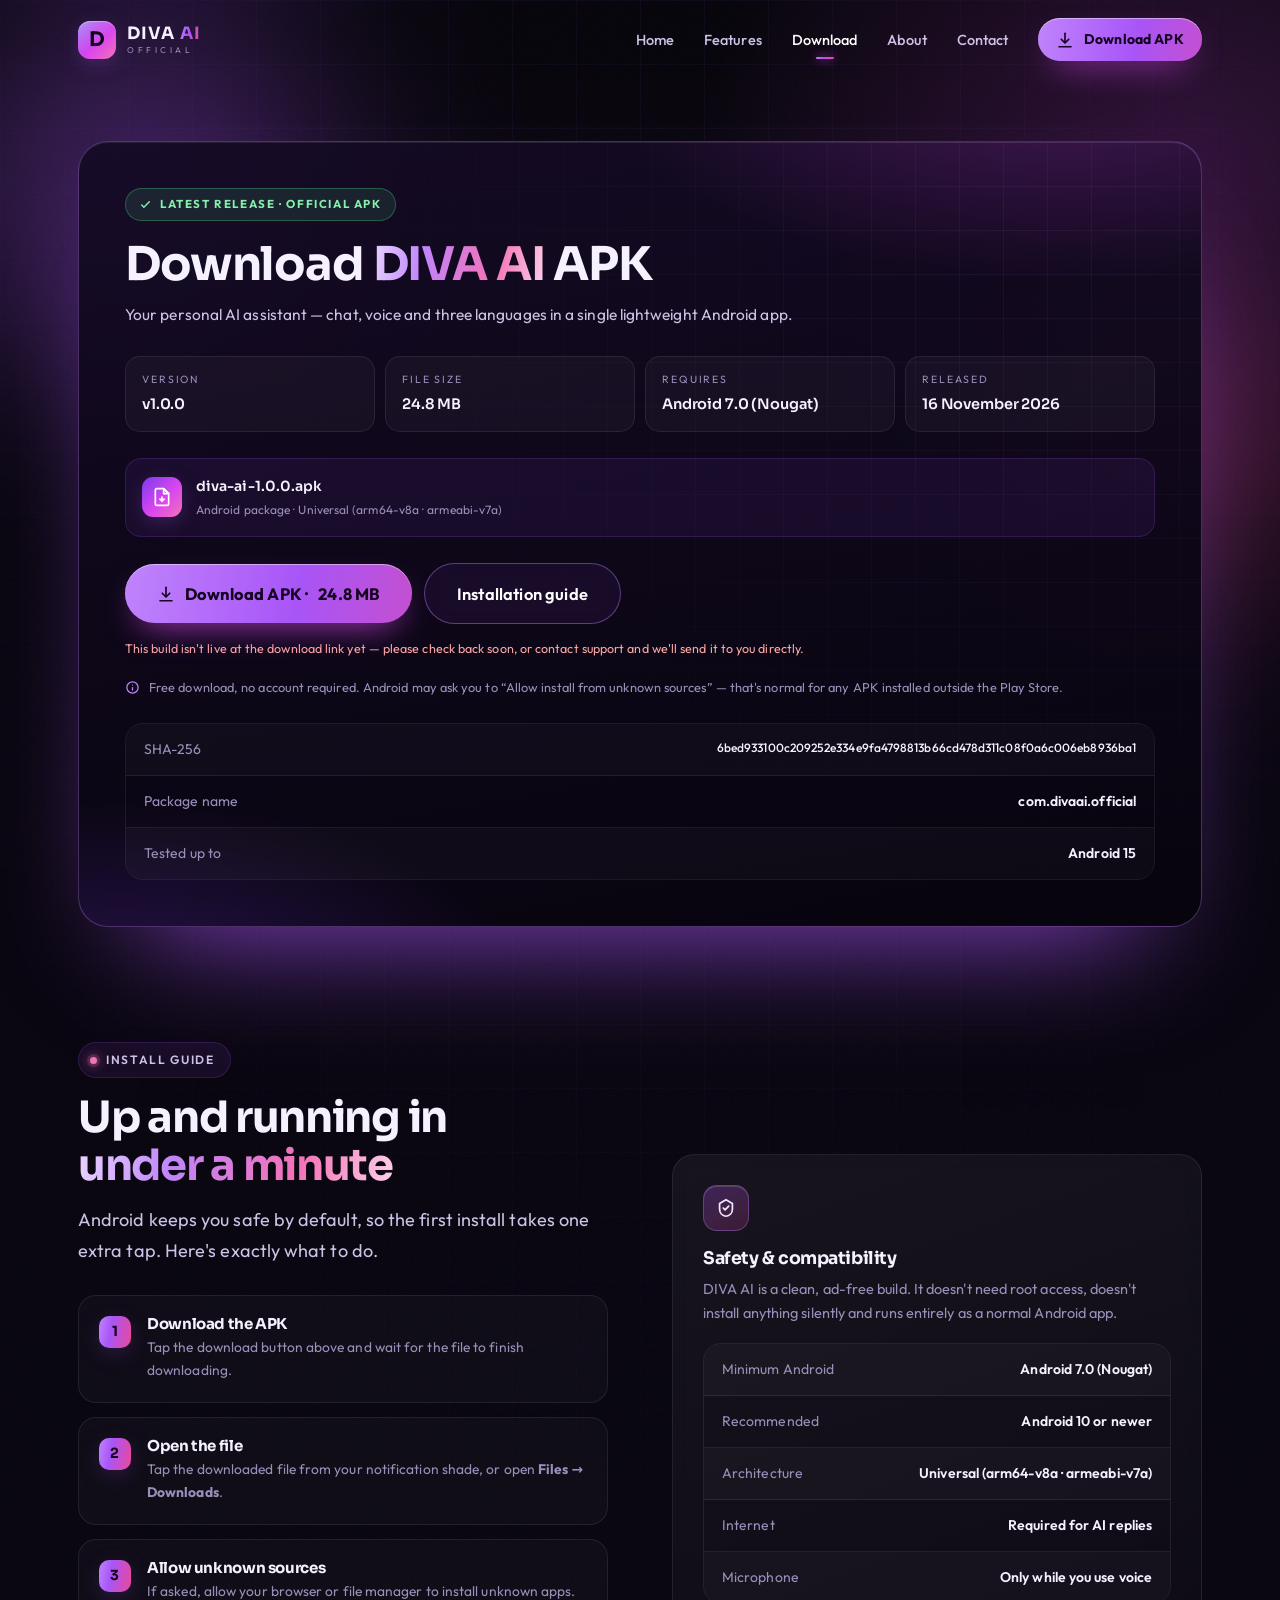
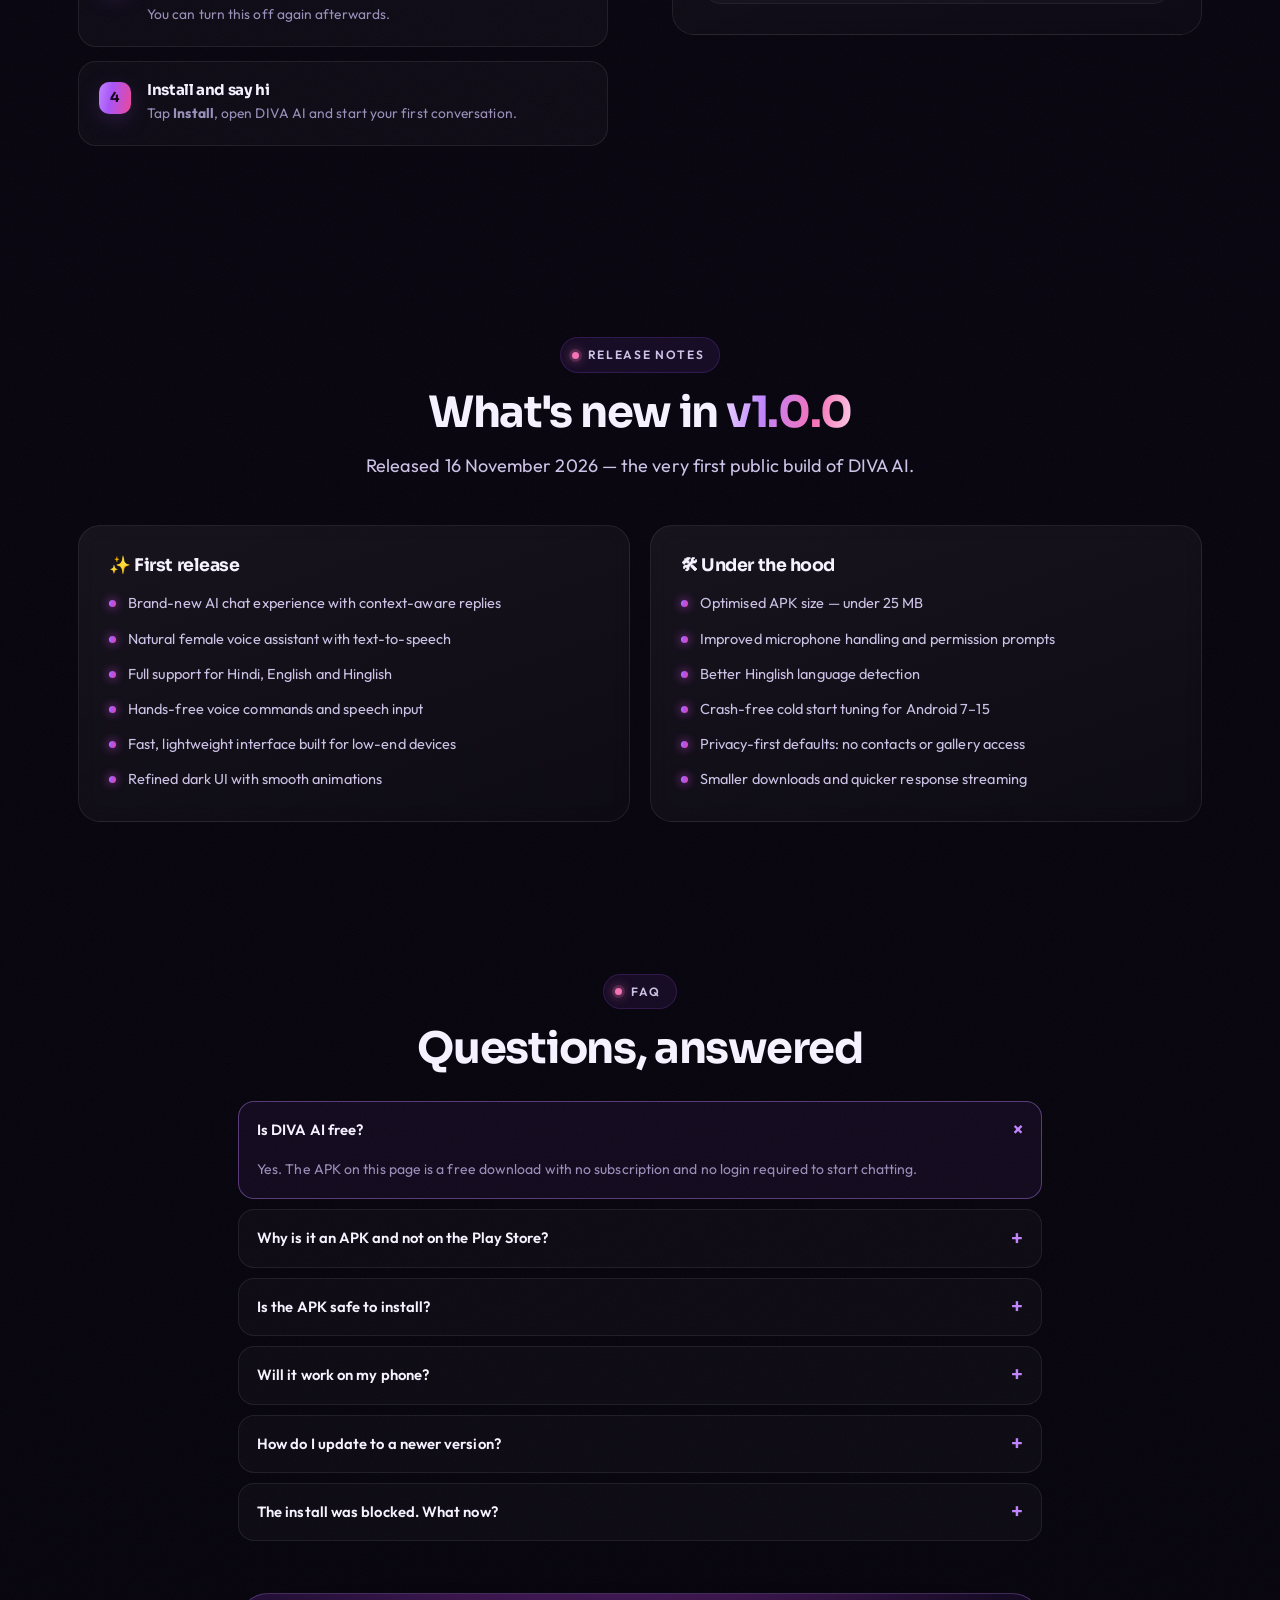
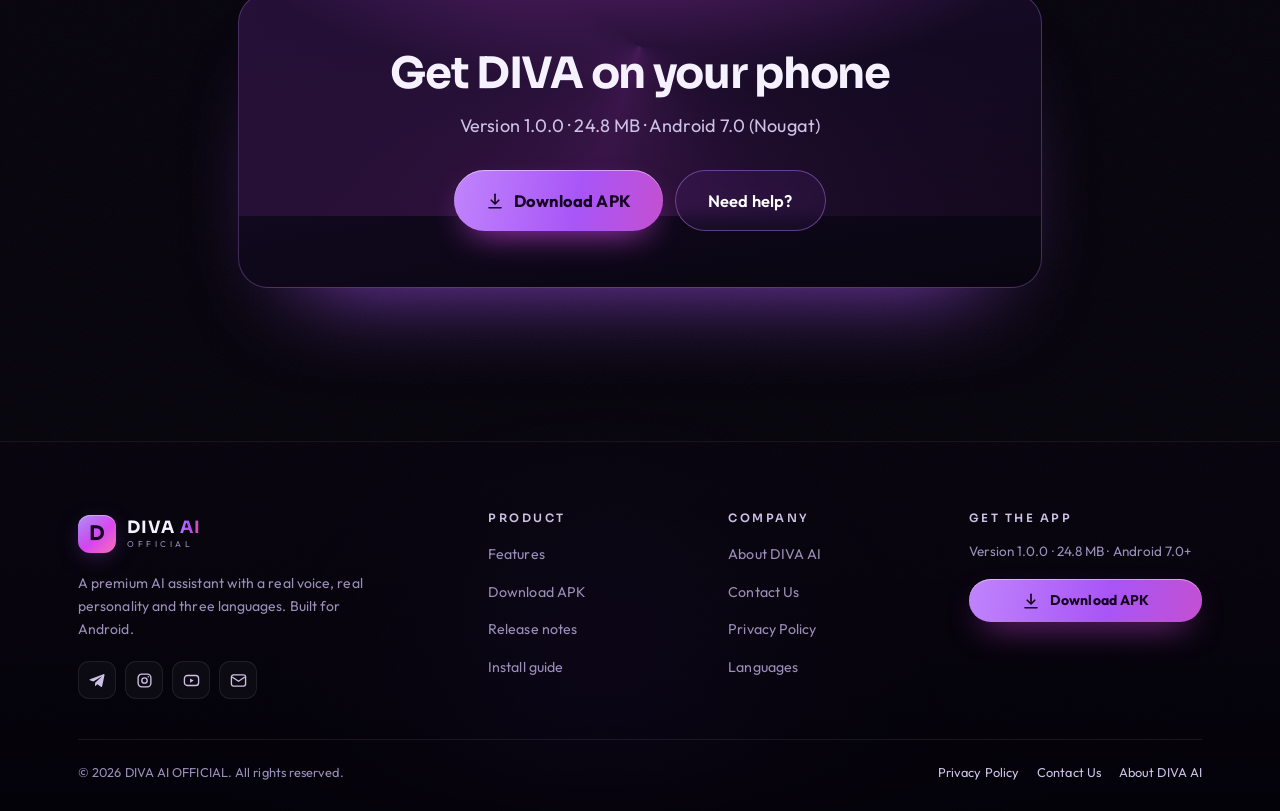
<file: download.html>
<!DOCTYPE html>
<html lang="en">
<head>
<meta charset="utf-8">
<meta name="viewport" content="width=device-width, initial-scale=1">
<title>Download DIVA AI APK v1.0.0 — Free Android Assistant</title>
<meta name="description" content="Download the DIVA AI APK version 1.0.0. 24.8 MB, supports Android 7.0 and above. Read release notes, compatibility details and step-by-step install instructions.">
<meta name="theme-color" content="#05030a">
<meta property="og:type" content="website">
<meta property="og:site_name" content="DIVA AI OFFICIAL">
<meta property="og:title" content="Download DIVA AI APK v1.0.0">
<meta property="og:description" content="Free Android APK · 24.8 MB · Android 7.0 and above.">
<meta property="og:image" content="og-image.jpg">
<meta name="twitter:image" content="og-image.jpg">
<link rel="canonical" href="download.html">
<link rel="icon" href="favicon.svg" type="image/svg+xml">
<link rel="apple-touch-icon" href="apple-touch-icon.png">
<link rel="manifest" href="site.webmanifest">
<link rel="stylesheet" href="fonts.css">
<link rel="stylesheet" href="style.css">
</head>
<body class="page-fade">
<a class="skip-link" href="#main">Skip to content</a>

<div class="bg-layers" aria-hidden="true">
  <span class="orb orb--1"></span>
  <span class="orb orb--2"></span>
  <span class="orb orb--3"></span>
</div>
<div class="scroll-progress" aria-hidden="true"></div>

<header class="site-header" id="siteHeader">
  <div class="container header-inner">
    <a class="brand" href="index.html" aria-label="DIVA AI Official — home">
      <span class="brand-mark" aria-hidden="true"><span>D</span></span>
      <span class="brand-text"><span class="brand-name">DIVA <em>AI</em></span><span class="brand-sub">Official</span></span>
    </a>
    <nav class="nav" id="primaryNav" aria-label="Primary">
      <ul class="nav-list">
        <li><a class="nav-link" href="index.html">Home</a></li>
        <li><a class="nav-link" href="features.html">Features</a></li>
        <li><a class="nav-link" href="download.html" aria-current="page">Download</a></li>
        <li><a class="nav-link" href="about.html">About</a></li>
        <li><a class="nav-link" href="contact.html">Contact</a></li>
      </ul>
      <a class="btn btn-primary btn-sm nav-cta" href="download.html" data-apk-link>
        <svg viewBox="0 0 24 24" fill="none" stroke="currentColor" stroke-width="2.2" stroke-linecap="round" stroke-linejoin="round" aria-hidden="true"><path d="M12 3v12"/><path d="m7 11 5 5 5-5"/><path d="M4 21h16"/></svg>
        Download APK
      </a>
      <p class="nav-foot">DIVA AI · v1.0.0 · Android</p>
    </nav>
    <button class="nav-toggle" type="button" aria-expanded="false" aria-controls="primaryNav" aria-label="Open menu"><i></i><i></i><i></i></button>
  </div>
</header>
<div class="nav-backdrop" aria-hidden="true"></div>

<main id="main">

  <!-- ============== DOWNLOAD CARD ============== -->
  <section class="download-hero">
    <div class="container">
      <div class="dl-card" data-reveal="scale">
        <div class="dl-inner">
          <span class="dl-badge"><svg viewBox="0 0 24 24" width="13" height="13" fill="none" stroke="currentColor" stroke-width="2.6" stroke-linecap="round" stroke-linejoin="round" aria-hidden="true"><path d="m5 13 4 4L19 7"/></svg> Latest release · Official APK</span>

          <h1 class="dl-title">Download <span class="grad-text">DIVA AI</span> APK</h1>
          <p class="dl-sub">Your personal AI assistant — chat, voice and three languages in a single lightweight Android app.</p>

          <dl class="dl-meta">
            <div class="dl-meta-item">
              <dt>Version</dt>
              <dd>v<span data-cfg="version">1.0.0</span></dd>
            </div>
            <div class="dl-meta-item">
              <dt>File size</dt>
              <dd data-cfg="size">24.8 MB</dd>
            </div>
            <div class="dl-meta-item">
              <dt>Requires</dt>
              <dd data-cfg="min">Android 7.0 (Nougat)</dd>
            </div>
            <div class="dl-meta-item">
              <dt>Released</dt>
              <dd data-cfg="date">16 November 2026</dd>
            </div>
          </dl>

          <div class="dl-file">
            <span class="dl-file-icon" aria-hidden="true">
              <svg viewBox="0 0 24 24" fill="none" stroke="currentColor" stroke-width="2" stroke-linecap="round" stroke-linejoin="round"><path d="M14 2H6a2 2 0 0 0-2 2v16a2 2 0 0 0 2 2h12a2 2 0 0 0 2-2V8z"/><path d="m14 2 6 6h-6z"/><path d="M12 12v5"/><path d="m9.5 14.5 2.5 2.5 2.5-2.5"/></svg>
            </span>
            <div>
              <div class="dl-file-name" data-cfg="filename">diva-ai-1.0.0.apk</div>
              <div class="dl-file-meta">Android package · <span data-cfg="arch">Universal (arm64-v8a · armeabi-v7a)</span></div>
            </div>
          </div>

          <div class="dl-actions">
            <a class="btn btn-primary btn-lg" href="diva-ai-1.0.0.apk" data-apk-link>
              <svg viewBox="0 0 24 24" fill="none" stroke="currentColor" stroke-width="2.2" stroke-linecap="round" stroke-linejoin="round" aria-hidden="true"><path d="M12 3v12"/><path d="m7 11 5 5 5-5"/><path d="M4 21h16"/></svg>
              Download APK · <span data-cfg="size">24.8 MB</span>
            </a>
            <a class="btn btn-ghost btn-lg" href="#install">Installation guide</a>
          </div>

          <p class="dl-status" data-apk-status role="status"></p>

          <p class="dl-note">
            <svg viewBox="0 0 24 24" fill="none" stroke="currentColor" stroke-width="2" stroke-linecap="round" stroke-linejoin="round" aria-hidden="true"><circle cx="12" cy="12" r="9"/><path d="M12 16v-4"/><path d="M12 8h.01"/></svg>
            <span>Free download, no account required. Android may ask you to “Allow install from unknown sources” — that's normal for any APK installed outside the Play Store.</span>
          </p>

          <div class="compat" style="margin-top:26px">
            <div class="compat-row" data-sha-wrap>
              <span>SHA-256</span>
              <span data-cfg="sha256" style="font-size:12px;font-weight:500;word-break:break-all;max-width:70%"></span>
            </div>
            <div class="compat-row"><span>Package name</span><span data-cfg="pkg">com.divaai.official</span></div>
            <div class="compat-row"><span>Tested up to</span><span data-cfg="tested">Android 15</span></div>
          </div>
        </div>
      </div>
    </div>
  </section>

  <!-- ============== INSTALL ============== -->
  <section class="section" id="install">
    <div class="container split">
      <div data-reveal="left">
        <span class="eyebrow"><span class="dot"></span> Install guide</span>
        <h2 class="h2" style="margin-top:16px">Up and running in<br><span class="grad-text">under a minute</span></h2>
        <p class="lead" style="margin-top:16px">Android keeps you safe by default, so the first install takes one extra tap. Here's exactly what to do.</p>
        <div class="steps" style="margin-top:28px">
          <div class="step">
            <div><h4>Download the APK</h4><p>Tap the download button above and wait for the file to finish downloading.</p></div>
          </div>
          <div class="step">
            <div><h4>Open the file</h4><p>Tap the downloaded file from your notification shade, or open <strong>Files → Downloads</strong>.</p></div>
          </div>
          <div class="step">
            <div><h4>Allow unknown sources</h4><p>If asked, allow your browser or file manager to install unknown apps. You can turn this off again afterwards.</p></div>
          </div>
          <div class="step">
            <div><h4>Install and say hi</h4><p>Tap <strong>Install</strong>, open DIVA AI and start your first conversation.</p></div>
          </div>
        </div>
      </div>

      <div data-reveal="right" style="--d:1">
        <div class="card" style="height:auto">
          <div class="card-icon">
            <svg viewBox="0 0 24 24" fill="none" stroke="currentColor" stroke-width="1.9" stroke-linecap="round" stroke-linejoin="round" aria-hidden="true"><path d="m12 3 7 4v6c0 4.5-3 7.5-7 8-4-.5-7-3.5-7-8V7z"/><path d="m9 12 2 2 4-4"/></svg>
          </div>
          <h3>Safety &amp; compatibility</h3>
          <p style="margin-bottom:18px">DIVA AI is a clean, ad-free build. It doesn't need root access, doesn't install anything silently and runs entirely as a normal Android app.</p>
          <div class="compat">
            <div class="compat-row"><span>Minimum Android</span><span data-cfg="min">Android 7.0 (Nougat)</span></div>
            <div class="compat-row"><span>Recommended</span><span>Android 10 or newer</span></div>
            <div class="compat-row"><span>Architecture</span><span data-cfg="arch">Universal</span></div>
            <div class="compat-row"><span>Internet</span><span>Required for AI replies</span></div>
            <div class="compat-row"><span>Microphone</span><span>Only while you use voice</span></div>
          </div>
        </div>
      </div>
    </div>
  </section>

  <!-- ============== RELEASE NOTES ============== -->
  <section class="section section--tight" id="release-notes">
    <div class="container">
      <div class="section-head center" data-reveal>
        <span class="eyebrow"><span class="dot"></span> Release notes</span>
        <h2 class="h2" style="margin-top:16px">What's new in <span class="grad-text">v<span data-cfg="version">1.0.0</span></span></h2>
        <p class="lead" style="margin-top:14px">Released <span data-cfg="date">16 November 2026</span> — the very first public build of DIVA AI.</p>
      </div>

      <div class="grid grid-2" style="margin-top:clamp(28px,4vw,44px)">
        <div class="card" data-reveal style="--d:0">
          <h3 style="margin-bottom:16px">✨ First release</h3>
          <ul class="release-notes">
            <li>Brand-new AI chat experience with context-aware replies</li>
            <li>Natural female voice assistant with text-to-speech</li>
            <li>Full support for Hindi, English and Hinglish</li>
            <li>Hands-free voice commands and speech input</li>
            <li>Fast, lightweight interface built for low-end devices</li>
            <li>Refined dark UI with smooth animations</li>
          </ul>
        </div>
        <div class="card" data-reveal style="--d:1">
          <h3 style="margin-bottom:16px">🛠 Under the hood</h3>
          <ul class="release-notes">
            <li>Optimised APK size — under 25 MB</li>
            <li>Improved microphone handling and permission prompts</li>
            <li>Better Hinglish language detection</li>
            <li>Crash-free cold start tuning for Android 7–15</li>
            <li>Privacy-first defaults: no contacts or gallery access</li>
            <li>Smaller downloads and quicker response streaming</li>
          </ul>
        </div>
      </div>
    </div>
  </section>

  <!-- ============== FAQ ============== -->
  <section class="section section--tight">
    <div class="container" style="max-width:860px">
      <div class="section-head center" data-reveal>
        <span class="eyebrow"><span class="dot"></span> FAQ</span>
        <h2 class="h2" style="margin-top:16px">Questions, answered</h2>
      </div>

      <div class="faq" style="margin-top:28px" data-reveal>
        <details open>
          <summary>Is DIVA AI free?</summary>
          <p>Yes. The APK on this page is a free download with no subscription and no login required to start chatting.</p>
        </details>
        <details>
          <summary>Why is it an APK and not on the Play Store?</summary>
          <p>DIVA AI is distributed directly by the official team so updates can ship faster. The APK is the same app you'd get from a store — just installed manually.</p>
        </details>
        <details>
          <summary>Is the APK safe to install?</summary>
          <p>Yes. It's a standard Android package signed by the DIVA AI team. It never needs root, and the only permissions it uses are the ones needed for chat and voice. If you ever want extra peace of mind, scan the file with Google Play Protect before installing.</p>
        </details>
        <details>
          <summary>Will it work on my phone?</summary>
          <p>Any Android device running Android 7.0 or newer with an internet connection can run it. It's tested up to <span data-cfg="tested">Android 15</span>.</p>
        </details>
        <details>
          <summary>How do I update to a newer version?</summary>
          <p>Download the newest APK from this page and install it over the old version — your chats stay intact. Always check the version number here before installing.</p>
        </details>
        <details>
          <summary>The install was blocked. What now?</summary>
          <p>Open <strong>Settings → Apps → Special access → Install unknown apps</strong>, then enable it for the browser or file manager you're using. After installing, you can disable it again.</p>
        </details>
      </div>

      <div class="cta-band" style="margin-top:clamp(32px,4vw,52px)" data-reveal="scale">
        <h2 class="h2">Get DIVA on your phone</h2>
        <p class="lead" style="margin-top:12px">Version <span data-cfg="version">1.0.0</span> · <span data-cfg="size">24.8 MB</span> · <span data-cfg="min">Android 7.0+</span></p>
        <div class="cta-actions">
          <a class="btn btn-primary btn-lg" href="diva-ai-1.0.0.apk" data-apk-link>
            <svg viewBox="0 0 24 24" fill="none" stroke="currentColor" stroke-width="2.2" stroke-linecap="round" stroke-linejoin="round" aria-hidden="true"><path d="M12 3v12"/><path d="m7 11 5 5 5-5"/><path d="M4 21h16"/></svg>
            Download APK
          </a>
          <a class="btn btn-ghost btn-lg" href="contact.html">Need help?</a>
        </div>
      </div>
    </div>
  </section>

</main>

<footer class="site-footer">
  <div class="container">
    <div class="footer-grid">
      <div class="footer-brand">
        <a class="brand" href="index.html" aria-label="DIVA AI Official — home">
          <span class="brand-mark" aria-hidden="true"><span>D</span></span>
          <span class="brand-text"><span class="brand-name">DIVA <em>AI</em></span><span class="brand-sub">Official</span></span>
        </a>
        <p>A premium AI assistant with a real voice, real personality and three languages. Built for Android.</p>
        <div class="socials">
          <a href="contact.html" data-social="telegram" aria-label="Telegram"><svg viewBox="0 0 24 24" fill="currentColor" aria-hidden="true"><path d="M21.9 4.3 18.6 20c-.2 1.1-.9 1.4-1.8.9l-5-3.7-2.4 2.3c-.3.3-.5.5-1 .5l.3-5 9.1-8.2c.4-.4-.1-.6-.6-.2L6.1 13.3l-4.8-1.5c-1-.3-1-1 .2-1.5l18.8-7.3c.9-.3 1.7.2 1.6 1.3Z"/></svg></a>
          <a href="contact.html" data-social="instagram" aria-label="Instagram"><svg viewBox="0 0 24 24" fill="none" stroke="currentColor" stroke-width="1.9"><rect x="3" y="3" width="18" height="18" rx="5"/><circle cx="12" cy="12" r="3.8"/><circle cx="17.4" cy="6.6" r="1.1" fill="currentColor" stroke="none"/></svg></a>
          <a href="contact.html" data-social="youtube" aria-label="YouTube"><svg viewBox="0 0 24 24" fill="none" stroke="currentColor" stroke-width="1.9"><rect x="2" y="5" width="20" height="14" rx="4"/><path d="m10 9 5 3-5 3z" fill="currentColor" stroke="none"/></svg></a>
          <a href="contact.html" data-email data-email-subject="Hello DIVA AI" aria-label="Email us"><svg viewBox="0 0 24 24" fill="none" stroke="currentColor" stroke-width="1.9"><rect x="2" y="4" width="20" height="16" rx="3"/><path d="m3 7 9 6 9-6"/></svg></a>
        </div>
      </div>
      <div class="footer-col">
        <h4>Product</h4>
        <ul>
          <li><a href="features.html">Features</a></li>
          <li><a href="download.html">Download APK</a></li>
          <li><a href="download.html#release-notes">Release notes</a></li>
          <li><a href="download.html#install">Install guide</a></li>
        </ul>
      </div>
      <div class="footer-col">
        <h4>Company</h4>
        <ul>
          <li><a href="about.html">About DIVA AI</a></li>
          <li><a href="contact.html">Contact Us</a></li>
          <li><a href="privacy.html">Privacy Policy</a></li>
          <li><a href="features.html#languages">Languages</a></li>
        </ul>
      </div>
      <div class="footer-col">
        <h4>Get the app</h4>
        <p class="small muted" style="margin-bottom:16px">Version <span data-cfg="version">1.0.0</span> · <span data-cfg="size">24.8 MB</span> · Android 7.0+</p>
        <a class="btn btn-primary btn-sm btn-block" href="download.html" data-apk-link>
          <svg viewBox="0 0 24 24" fill="none" stroke="currentColor" stroke-width="2.2" stroke-linecap="round" stroke-linejoin="round" aria-hidden="true"><path d="M12 3v12"/><path d="m7 11 5 5 5-5"/><path d="M4 21h16"/></svg>
          Download APK
        </a>
      </div>
    </div>
    <div class="footer-bottom">
      <p>© <span data-cfg="year">2026</span> DIVA AI OFFICIAL. All rights reserved.</p>
      <div class="footer-legal">
        <a href="privacy.html">Privacy Policy</a>
        <a href="contact.html">Contact Us</a>
        <a href="about.html">About DIVA AI</a>
      </div>
    </div>
  </div>
</footer>

<script src="config.js"></script>
<script src="main.js"></script>
</body>
</html>
</file>
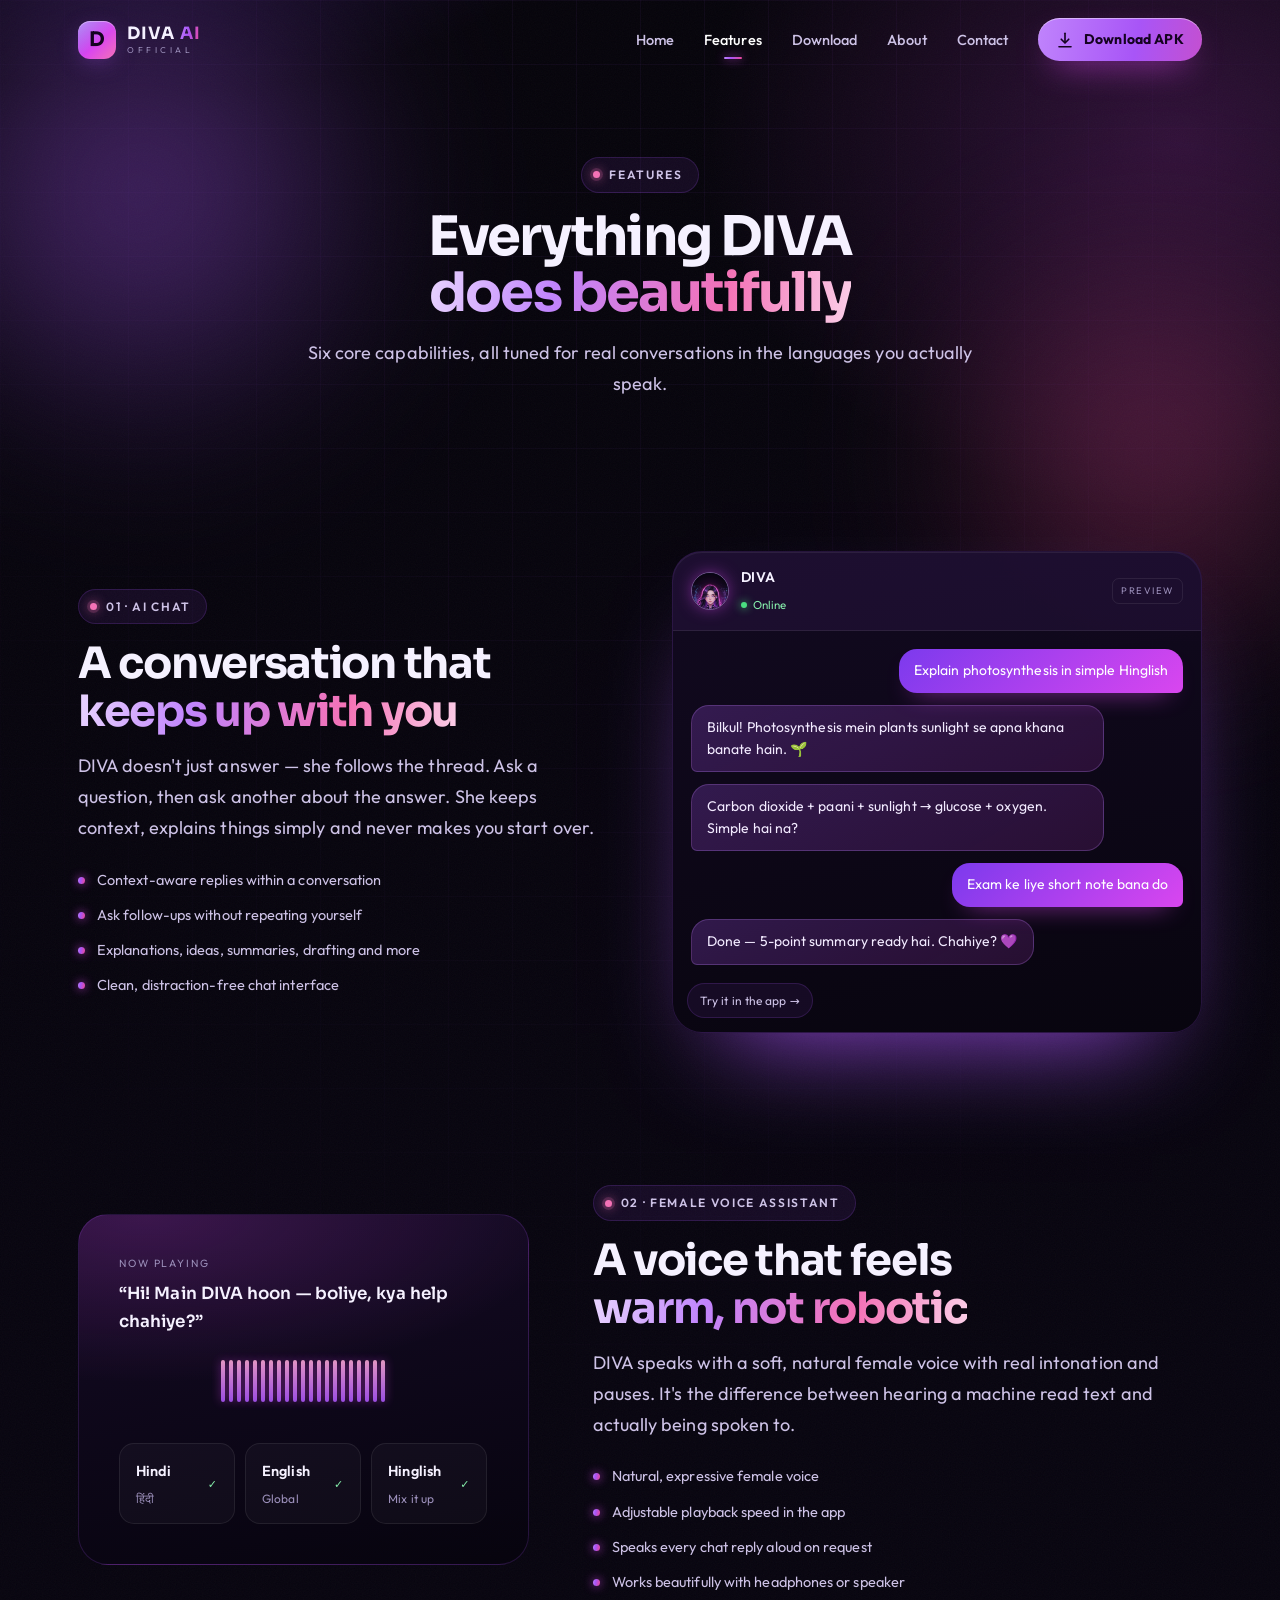
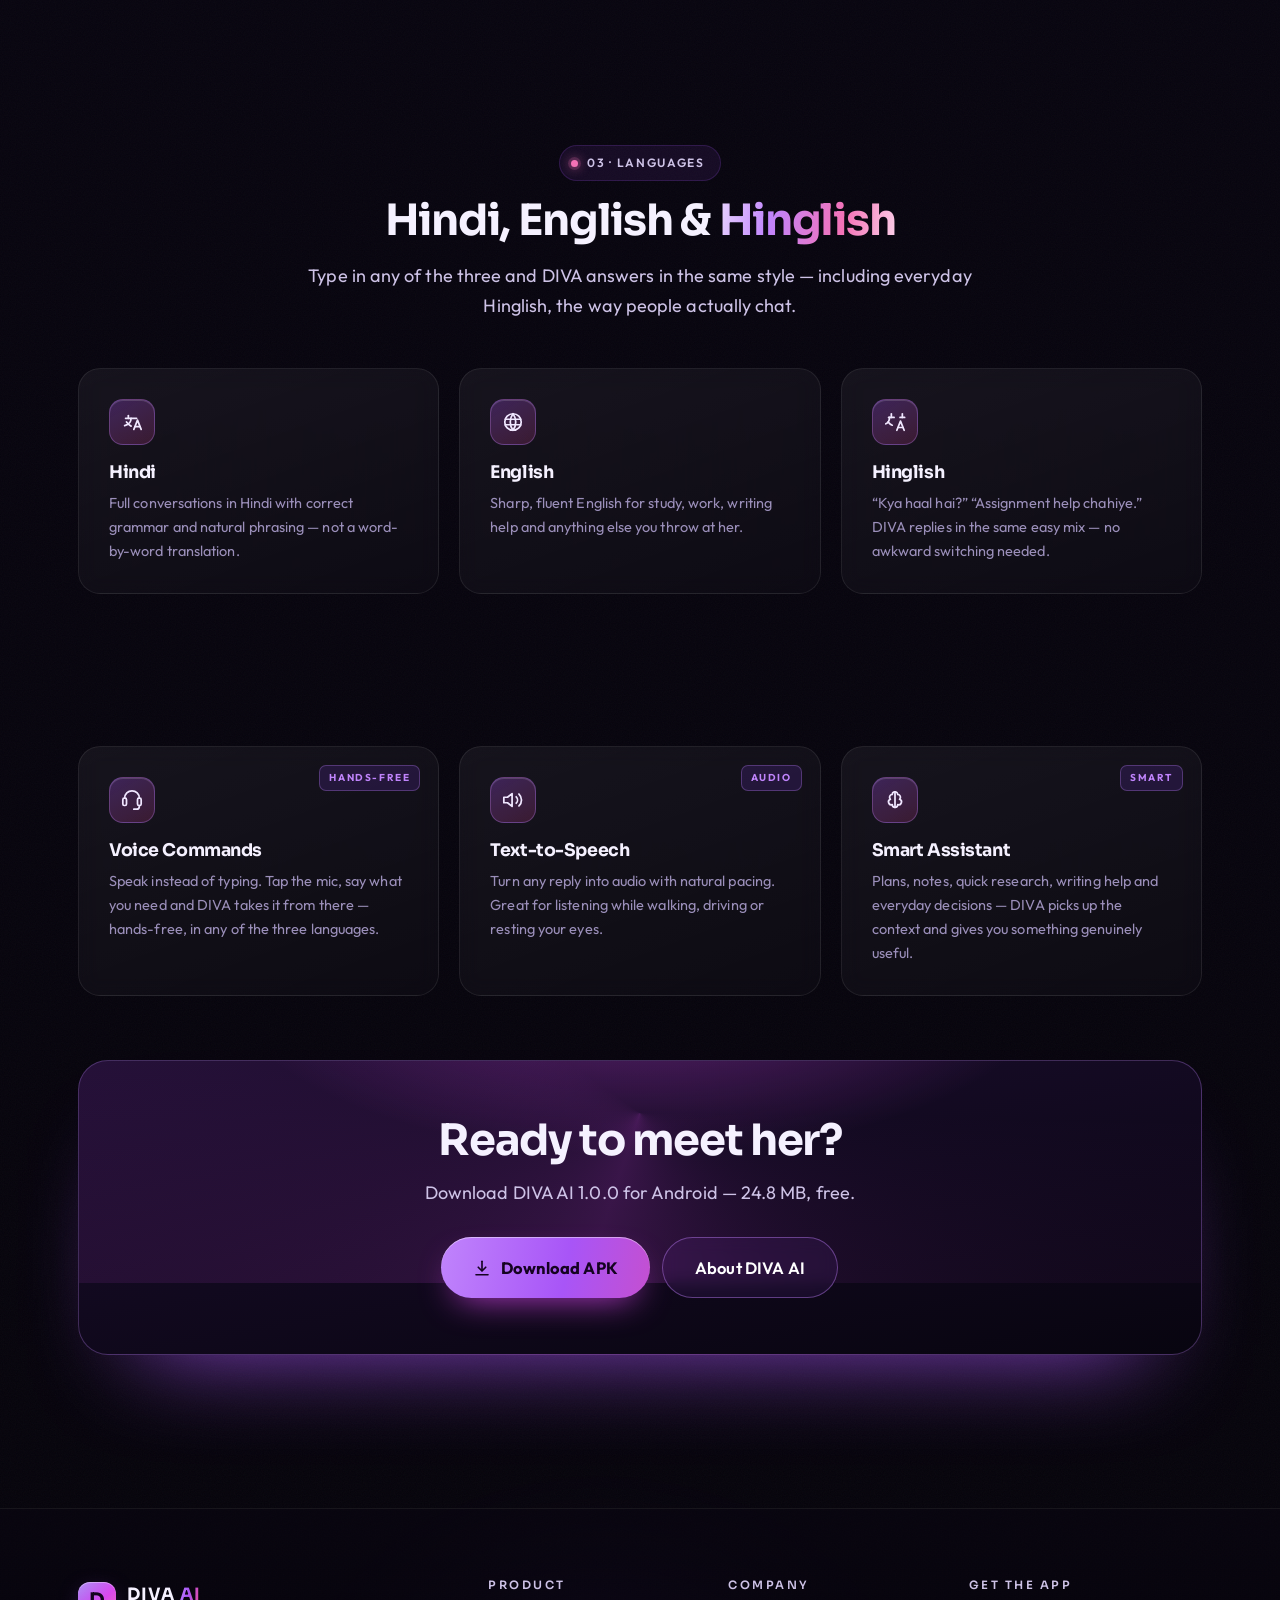
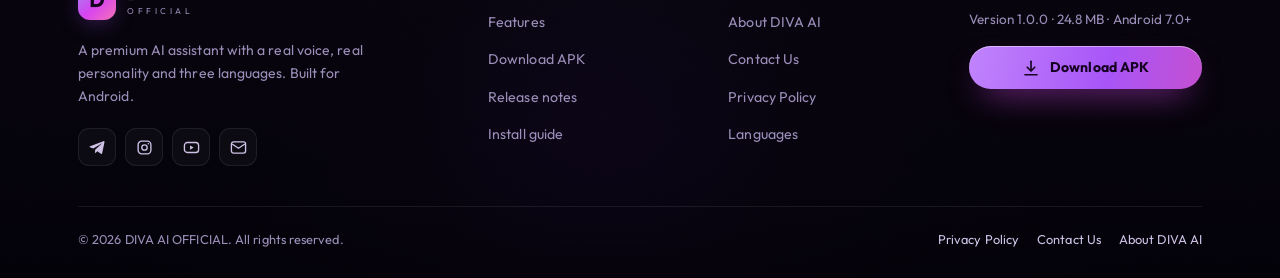
<file: features.html>
<!DOCTYPE html>
<html lang="en">
<head>
<meta charset="utf-8">
<meta name="viewport" content="width=device-width, initial-scale=1">
<title>Features — DIVA AI | AI Chat, Female Voice, Hindi &amp; Hinglish</title>
<meta name="description" content="Explore every DIVA AI feature: AI chat, a natural female voice assistant, Hindi English and Hinglish support, voice commands, text-to-speech and smart assistant tools.">
<meta name="theme-color" content="#05030a">
<meta property="og:type" content="website">
<meta property="og:site_name" content="DIVA AI OFFICIAL">
<meta property="og:title" content="DIVA AI Features — Chat, Voice &amp; Three Languages">
<meta property="og:description" content="AI chat, natural female voice, voice commands, text-to-speech and smart assistant tools.">
<meta property="og:image" content="og-image.jpg">
<meta name="twitter:image" content="og-image.jpg">
<link rel="canonical" href="features.html">
<link rel="icon" href="favicon.svg" type="image/svg+xml">
<link rel="apple-touch-icon" href="apple-touch-icon.png">
<link rel="manifest" href="site.webmanifest">
<link rel="stylesheet" href="fonts.css">
<link rel="stylesheet" href="style.css">
</head>
<body class="page-fade">
<a class="skip-link" href="#main">Skip to content</a>

<div class="bg-layers" aria-hidden="true">
  <span class="orb orb--1"></span>
  <span class="orb orb--2"></span>
  <span class="orb orb--3"></span>
</div>
<div class="scroll-progress" aria-hidden="true"></div>

<header class="site-header" id="siteHeader">
  <div class="container header-inner">
    <a class="brand" href="index.html" aria-label="DIVA AI Official — home">
      <span class="brand-mark" aria-hidden="true"><span>D</span></span>
      <span class="brand-text"><span class="brand-name">DIVA <em>AI</em></span><span class="brand-sub">Official</span></span>
    </a>
    <nav class="nav" id="primaryNav" aria-label="Primary">
      <ul class="nav-list">
        <li><a class="nav-link" href="index.html">Home</a></li>
        <li><a class="nav-link" href="features.html" aria-current="page">Features</a></li>
        <li><a class="nav-link" href="download.html">Download</a></li>
        <li><a class="nav-link" href="about.html">About</a></li>
        <li><a class="nav-link" href="contact.html">Contact</a></li>
      </ul>
      <a class="btn btn-primary btn-sm nav-cta" href="download.html">
        <svg viewBox="0 0 24 24" fill="none" stroke="currentColor" stroke-width="2.2" stroke-linecap="round" stroke-linejoin="round" aria-hidden="true"><path d="M12 3v12"/><path d="m7 11 5 5 5-5"/><path d="M4 21h16"/></svg>
        Download APK
      </a>
      <p class="nav-foot">DIVA AI · v1.0.0 · Android</p>
    </nav>
    <button class="nav-toggle" type="button" aria-expanded="false" aria-controls="primaryNav" aria-label="Open menu"><i></i><i></i><i></i></button>
  </div>
</header>
<div class="nav-backdrop" aria-hidden="true"></div>

<main id="main">

  <section class="section section--tight">
    <div class="container">
      <div class="section-head center" data-reveal>
        <span class="eyebrow"><span class="dot"></span> Features</span>
        <h1 class="display" style="font-size:clamp(2rem,5.6vw,3.4rem);margin-top:16px">Everything DIVA <span class="grad-text">does beautifully</span></h1>
        <p class="lead" style="margin-top:16px">Six core capabilities, all tuned for real conversations in the languages you actually speak.</p>
      </div>
    </div>
  </section>

  <!-- 1. AI CHAT -->
  <section class="section section--tight">
    <div class="container split">
      <div data-reveal="left">
        <span class="eyebrow"><span class="dot"></span> 01 · AI Chat</span>
        <h2 class="h2" style="margin-top:16px">A conversation that<br><span class="grad-text">keeps up with you</span></h2>
        <p class="lead" style="margin-top:16px">DIVA doesn't just answer — she follows the thread. Ask a question, then ask another about the answer. She keeps context, explains things simply and never makes you start over.</p>
        <ul class="release-notes" style="margin-top:24px">
          <li>Context-aware replies within a conversation</li>
          <li>Ask follow-ups without repeating yourself</li>
          <li>Explanations, ideas, summaries, drafting and more</li>
          <li>Clean, distraction-free chat interface</li>
        </ul>
      </div>
      <div data-reveal="right" style="--d:1">
        <div class="chat-shell" style="min-height:360px">
          <div class="chat-top">
            <span class="chat-ava"><img src="diva-avatar-sm.jpg" alt="" width="38" height="38" loading="lazy"></span>
            <div><strong>DIVA</strong><span class="chat-status"><i></i> Online</span></div>
            <span class="chat-demo-badge">Preview</span>
          </div>
          <div class="chat-body">
            <div class="bubble bubble--user">Explain photosynthesis in simple Hinglish</div>
            <div class="bubble bubble--ai">Bilkul! Photosynthesis mein plants sunlight se apna khana banate hain. 🌱</div>
            <div class="bubble bubble--ai">Carbon dioxide + paani + sunlight → glucose + oxygen. Simple hai na?</div>
            <div class="bubble bubble--user">Exam ke liye short note bana do</div>
            <div class="bubble bubble--ai">Done — 5-point summary ready hai. Chahiye? 💜</div>
          </div>
          <div class="chat-suggest">
            <a class="chip" href="download.html">Try it in the app →</a>
          </div>
        </div>
      </div>
    </div>
  </section>

  <!-- 2. VOICE -->
  <section class="section section--tight">
    <div class="container split split--wide-right split--flip">
      <div data-reveal="left" style="--d:1">
        <div class="voice-panel">
          <p class="small muted" style="letter-spacing:.18em;text-transform:uppercase;font-size:10.5px">Now playing</p>
          <p style="font-family:var(--font-display);font-weight:600;font-size:1.05rem;margin-top:8px">“Hi! Main DIVA hoon — boliye, kya help chahiye?”</p>
          <div class="wave" aria-hidden="true">
            <i style="animation-delay:0s"></i><i style="animation-delay:.07s"></i><i style="animation-delay:.14s"></i>
            <i style="animation-delay:.21s"></i><i style="animation-delay:.28s"></i><i style="animation-delay:.35s"></i>
            <i style="animation-delay:.42s"></i><i style="animation-delay:.49s"></i><i style="animation-delay:.56s"></i>
            <i style="animation-delay:.63s"></i><i style="animation-delay:.7s"></i><i style="animation-delay:.77s"></i>
            <i style="animation-delay:.84s"></i><i style="animation-delay:.91s"></i><i style="animation-delay:.98s"></i>
            <i style="animation-delay:1.05s"></i><i style="animation-delay:1.12s"></i><i style="animation-delay:1.19s"></i>
            <i style="animation-delay:1.26s"></i><i style="animation-delay:1.33s"></i><i style="animation-delay:1.4s"></i>
          </div>
          <div class="lang-row">
            <div class="lang-pill"><div><strong>Hindi</strong><br><span>हिंदी</span></div><span class="ok">✓</span></div>
            <div class="lang-pill"><div><strong>English</strong><br><span>Global</span></div><span class="ok">✓</span></div>
            <div class="lang-pill"><div><strong>Hinglish</strong><br><span>Mix it up</span></div><span class="ok">✓</span></div>
          </div>
        </div>
      </div>
      <div data-reveal="right">
        <span class="eyebrow"><span class="dot"></span> 02 · Female Voice Assistant</span>
        <h2 class="h2" style="margin-top:16px">A voice that feels<br><span class="grad-text">warm, not robotic</span></h2>
        <p class="lead" style="margin-top:16px">DIVA speaks with a soft, natural female voice with real intonation and pauses. It's the difference between hearing a machine read text and actually being spoken to.</p>
        <ul class="release-notes" style="margin-top:24px">
          <li>Natural, expressive female voice</li>
          <li>Adjustable playback speed in the app</li>
          <li>Speaks every chat reply aloud on request</li>
          <li>Works beautifully with headphones or speaker</li>
        </ul>
      </div>
    </div>
  </section>

  <!-- 3. LANGUAGES -->
  <section class="section section--tight" id="languages">
    <div class="container">
      <div class="section-head center" data-reveal>
        <span class="eyebrow"><span class="dot"></span> 03 · Languages</span>
        <h2 class="h2" style="margin-top:16px">Hindi, English &amp; <span class="grad-text">Hinglish</span></h2>
        <p class="lead" style="margin-top:16px">Type in any of the three and DIVA answers in the same style — including everyday Hinglish, the way people actually chat.</p>
      </div>

      <div class="grid grid-3" style="margin-top:clamp(30px,4vw,46px)">
        <article class="card" data-reveal style="--d:0">
          <div class="card-icon">
            <svg viewBox="0 0 24 24" fill="none" stroke="currentColor" stroke-width="1.9" stroke-linecap="round" stroke-linejoin="round" aria-hidden="true"><path d="M5 8h12"/><path d="M8 5v3"/><path d="M11 8c0 4-3 7-7 8"/><path d="M6 12c1.5 2 3 3.5 5 4.5"/><path d="m14 20 4-10 4 10"/><path d="M15.5 17h5"/></svg>
          </div>
          <h3>Hindi</h3>
          <p>Full conversations in Hindi with correct grammar and natural phrasing — not a word-by-word translation.</p>
        </article>
        <article class="card" data-reveal style="--d:1">
          <div class="card-icon">
            <svg viewBox="0 0 24 24" fill="none" stroke="currentColor" stroke-width="1.9" stroke-linecap="round" stroke-linejoin="round" aria-hidden="true"><circle cx="12" cy="12" r="9"/><path d="M3.6 9h16.8"/><path d="M3.6 15h16.8"/><path d="M12 3a15 15 0 0 1 0 18 15 15 0 0 1 0-18Z"/></svg>
          </div>
          <h3>English</h3>
          <p>Sharp, fluent English for study, work, writing help and anything else you throw at her.</p>
        </article>
        <article class="card" data-reveal style="--d:2">
          <div class="card-icon">
            <svg viewBox="0 0 24 24" fill="none" stroke="currentColor" stroke-width="1.9" stroke-linecap="round" stroke-linejoin="round" aria-hidden="true"><path d="M8 3v4"/><path d="M5 7h6"/><path d="M6 7c0 3.5-2 6-4 7"/><path d="M4.5 12c1.5 2 3 3 4.5 3.5"/><path d="M14 21 18 11l4 10"/><path d="M15.5 18h5"/><path d="M20 3v4"/><path d="M17.5 7h5"/></svg>
          </div>
          <h3>Hinglish</h3>
          <p>“Kya haal hai?” “Assignment help chahiye.” DIVA replies in the same easy mix — no awkward switching needed.</p>
        </article>
      </div>
    </div>
  </section>

  <!-- 4. VOICE COMMANDS + 5. TTS + 6. SMART -->
  <section class="section section--tight">
    <div class="container">
      <div class="grid grid-3">
        <article class="card" data-reveal style="--d:0" id="voice-commands">
          <span class="card-tag">Hands-free</span>
          <div class="card-icon">
            <svg viewBox="0 0 24 24" fill="none" stroke="currentColor" stroke-width="1.9" stroke-linecap="round" stroke-linejoin="round" aria-hidden="true"><path d="M4 10a8 8 0 0 1 16 0"/><rect x="2" y="10" width="4" height="8" rx="1.6"/><rect x="18" y="10" width="4" height="8" rx="1.6"/><path d="M20 18v1a3 3 0 0 1-3 3h-3"/></svg>
          </div>
          <h3>Voice Commands</h3>
          <p>Speak instead of typing. Tap the mic, say what you need and DIVA takes it from there — hands-free, in any of the three languages.</p>
        </article>

        <article class="card" data-reveal style="--d:1" id="tts">
          <span class="card-tag">Audio</span>
          <div class="card-icon">
            <svg viewBox="0 0 24 24" fill="none" stroke="currentColor" stroke-width="1.9" stroke-linecap="round" stroke-linejoin="round" aria-hidden="true"><path d="M11 5 6 9H2v6h4l5 4z"/><path d="M15.5 8.5a5 5 0 0 1 0 7"/><path d="M18.5 5.5a9 9 0 0 1 0 13"/></svg>
          </div>
          <h3>Text-to-Speech</h3>
          <p>Turn any reply into audio with natural pacing. Great for listening while walking, driving or resting your eyes.</p>
        </article>

        <article class="card" data-reveal style="--d:2" id="smart">
          <span class="card-tag">Smart</span>
          <div class="card-icon">
            <svg viewBox="0 0 24 24" fill="none" stroke="currentColor" stroke-width="1.9" stroke-linecap="round" stroke-linejoin="round" aria-hidden="true"><path d="M12 3a3 3 0 0 0-3 3 3 3 0 0 0-2 5.2A3 3 0 0 0 9 17a3 3 0 0 0 3 3 3 3 0 0 0 3-3 3 3 0 0 0 2-5.8A3 3 0 0 0 15 6a3 3 0 0 0-3-3Z"/><path d="M12 3v17"/></svg>
          </div>
          <h3>Smart Assistant</h3>
          <p>Plans, notes, quick research, writing help and everyday decisions — DIVA picks up the context and gives you something genuinely useful.</p>
        </article>
      </div>

      <div class="cta-band" style="margin-top:clamp(36px,5vw,64px)" data-reveal="scale">
        <h2 class="h2">Ready to meet her?</h2>
        <p class="lead" style="margin-top:12px">Download DIVA AI <span data-cfg="version">1.0.0</span> for Android — <span data-cfg="size">24.8 MB</span>, free.</p>
        <div class="cta-actions">
          <a class="btn btn-primary btn-lg" href="download.html">
            <svg viewBox="0 0 24 24" fill="none" stroke="currentColor" stroke-width="2.2" stroke-linecap="round" stroke-linejoin="round" aria-hidden="true"><path d="M12 3v12"/><path d="m7 11 5 5 5-5"/><path d="M4 21h16"/></svg>
            Download APK
          </a>
          <a class="btn btn-ghost btn-lg" href="about.html">About DIVA AI</a>
        </div>
      </div>
    </div>
  </section>

</main>

<footer class="site-footer">
  <div class="container">
    <div class="footer-grid">
      <div class="footer-brand">
        <a class="brand" href="index.html" aria-label="DIVA AI Official — home">
          <span class="brand-mark" aria-hidden="true"><span>D</span></span>
          <span class="brand-text"><span class="brand-name">DIVA <em>AI</em></span><span class="brand-sub">Official</span></span>
        </a>
        <p>A premium AI assistant with a real voice, real personality and three languages. Built for Android.</p>
        <div class="socials">
          <a href="contact.html" data-social="telegram" aria-label="Telegram"><svg viewBox="0 0 24 24" fill="currentColor" aria-hidden="true"><path d="M21.9 4.3 18.6 20c-.2 1.1-.9 1.4-1.8.9l-5-3.7-2.4 2.3c-.3.3-.5.5-1 .5l.3-5 9.1-8.2c.4-.4-.1-.6-.6-.2L6.1 13.3l-4.8-1.5c-1-.3-1-1 .2-1.5l18.8-7.3c.9-.3 1.7.2 1.6 1.3Z"/></svg></a>
          <a href="contact.html" data-social="instagram" aria-label="Instagram"><svg viewBox="0 0 24 24" fill="none" stroke="currentColor" stroke-width="1.9"><rect x="3" y="3" width="18" height="18" rx="5"/><circle cx="12" cy="12" r="3.8"/><circle cx="17.4" cy="6.6" r="1.1" fill="currentColor" stroke="none"/></svg></a>
          <a href="contact.html" data-social="youtube" aria-label="YouTube"><svg viewBox="0 0 24 24" fill="none" stroke="currentColor" stroke-width="1.9"><rect x="2" y="5" width="20" height="14" rx="4"/><path d="m10 9 5 3-5 3z" fill="currentColor" stroke="none"/></svg></a>
          <a href="contact.html" data-email data-email-subject="Hello DIVA AI" aria-label="Email us"><svg viewBox="0 0 24 24" fill="none" stroke="currentColor" stroke-width="1.9"><rect x="2" y="4" width="20" height="16" rx="3"/><path d="m3 7 9 6 9-6"/></svg></a>
        </div>
      </div>
      <div class="footer-col">
        <h4>Product</h4>
        <ul>
          <li><a href="features.html">Features</a></li>
          <li><a href="download.html">Download APK</a></li>
          <li><a href="download.html#release-notes">Release notes</a></li>
          <li><a href="download.html#install">Install guide</a></li>
        </ul>
      </div>
      <div class="footer-col">
        <h4>Company</h4>
        <ul>
          <li><a href="about.html">About DIVA AI</a></li>
          <li><a href="contact.html">Contact Us</a></li>
          <li><a href="privacy.html">Privacy Policy</a></li>
          <li><a href="features.html#languages">Languages</a></li>
        </ul>
      </div>
      <div class="footer-col">
        <h4>Get the app</h4>
        <p class="small muted" style="margin-bottom:16px">Version <span data-cfg="version">1.0.0</span> · <span data-cfg="size">24.8 MB</span> · Android 7.0+</p>
        <a class="btn btn-primary btn-sm btn-block" href="download.html">
          <svg viewBox="0 0 24 24" fill="none" stroke="currentColor" stroke-width="2.2" stroke-linecap="round" stroke-linejoin="round" aria-hidden="true"><path d="M12 3v12"/><path d="m7 11 5 5 5-5"/><path d="M4 21h16"/></svg>
          Download APK
        </a>
      </div>
    </div>
    <div class="footer-bottom">
      <p>© <span data-cfg="year">2026</span> DIVA AI OFFICIAL. All rights reserved.</p>
      <div class="footer-legal">
        <a href="privacy.html">Privacy Policy</a>
        <a href="contact.html">Contact Us</a>
        <a href="about.html">About DIVA AI</a>
      </div>
    </div>
  </div>
</footer>

<script src="config.js"></script>
<script src="main.js"></script>
</body>
</html>
</file>
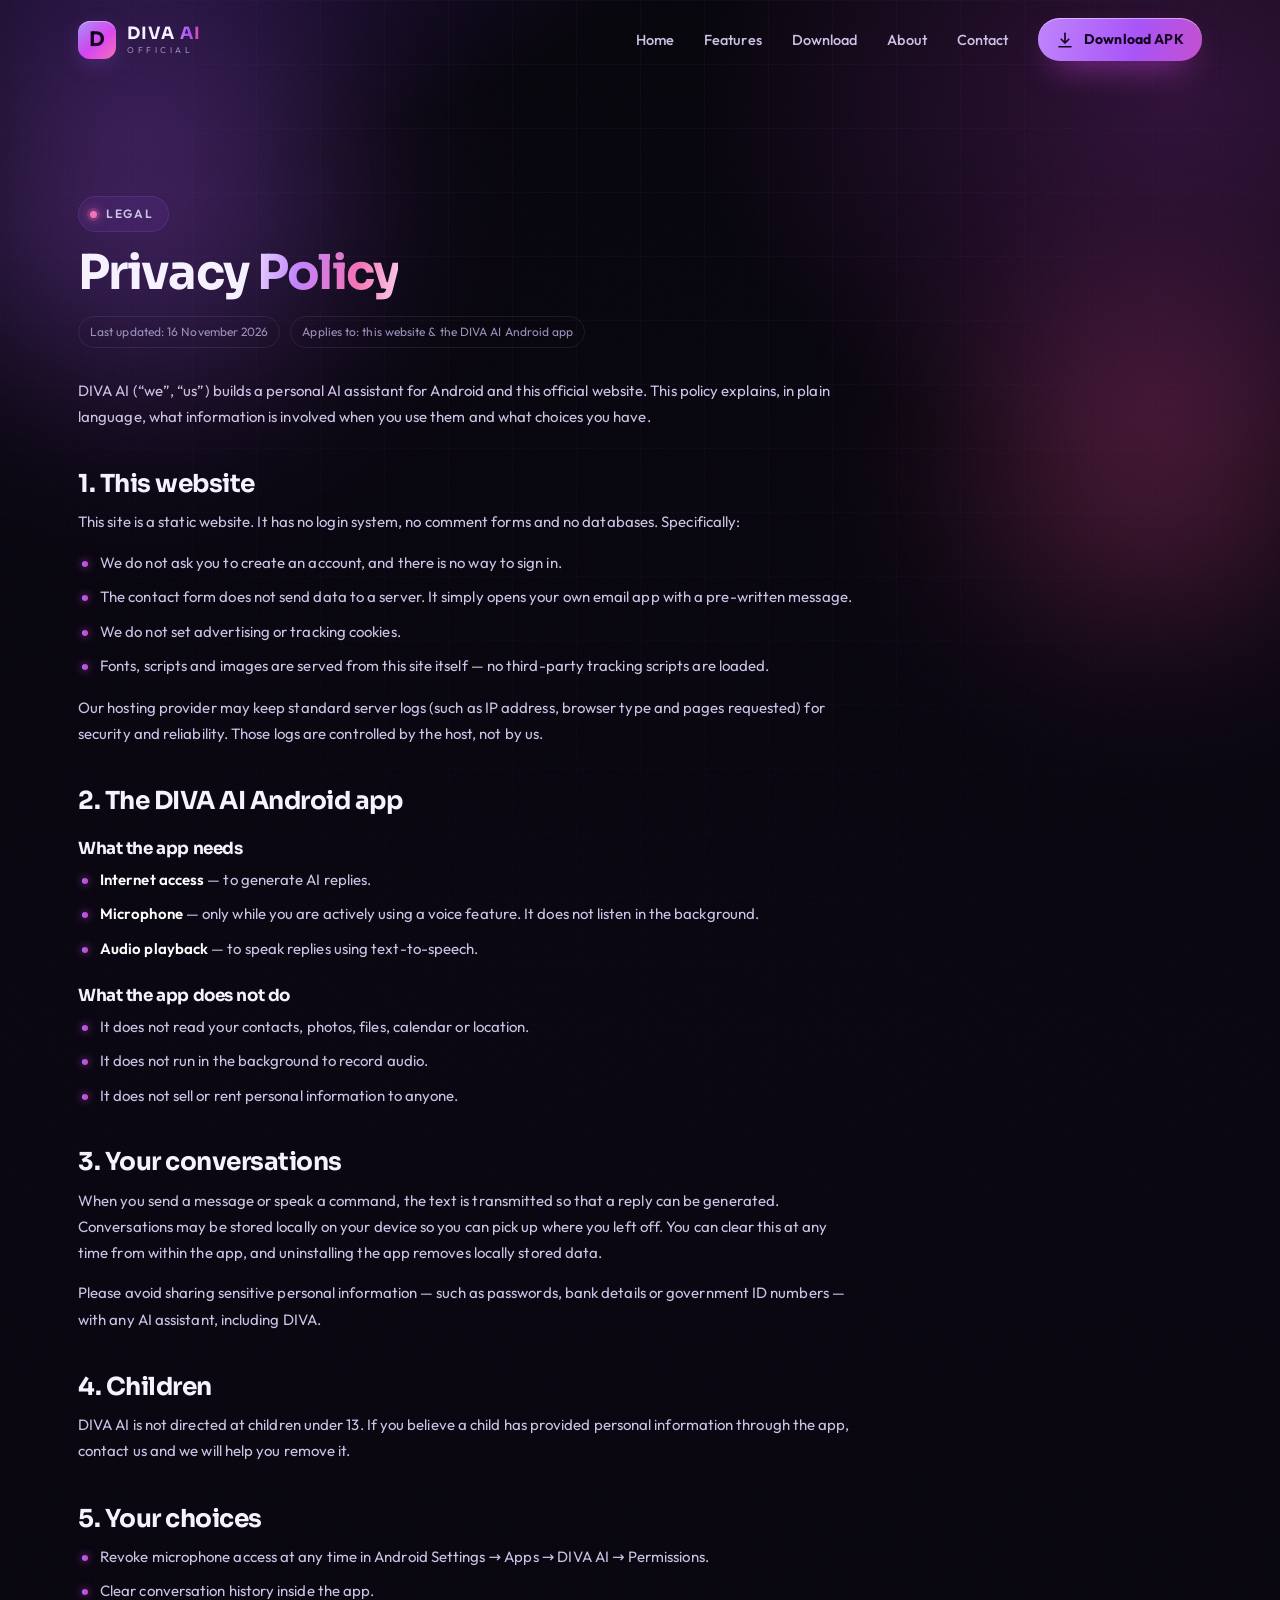
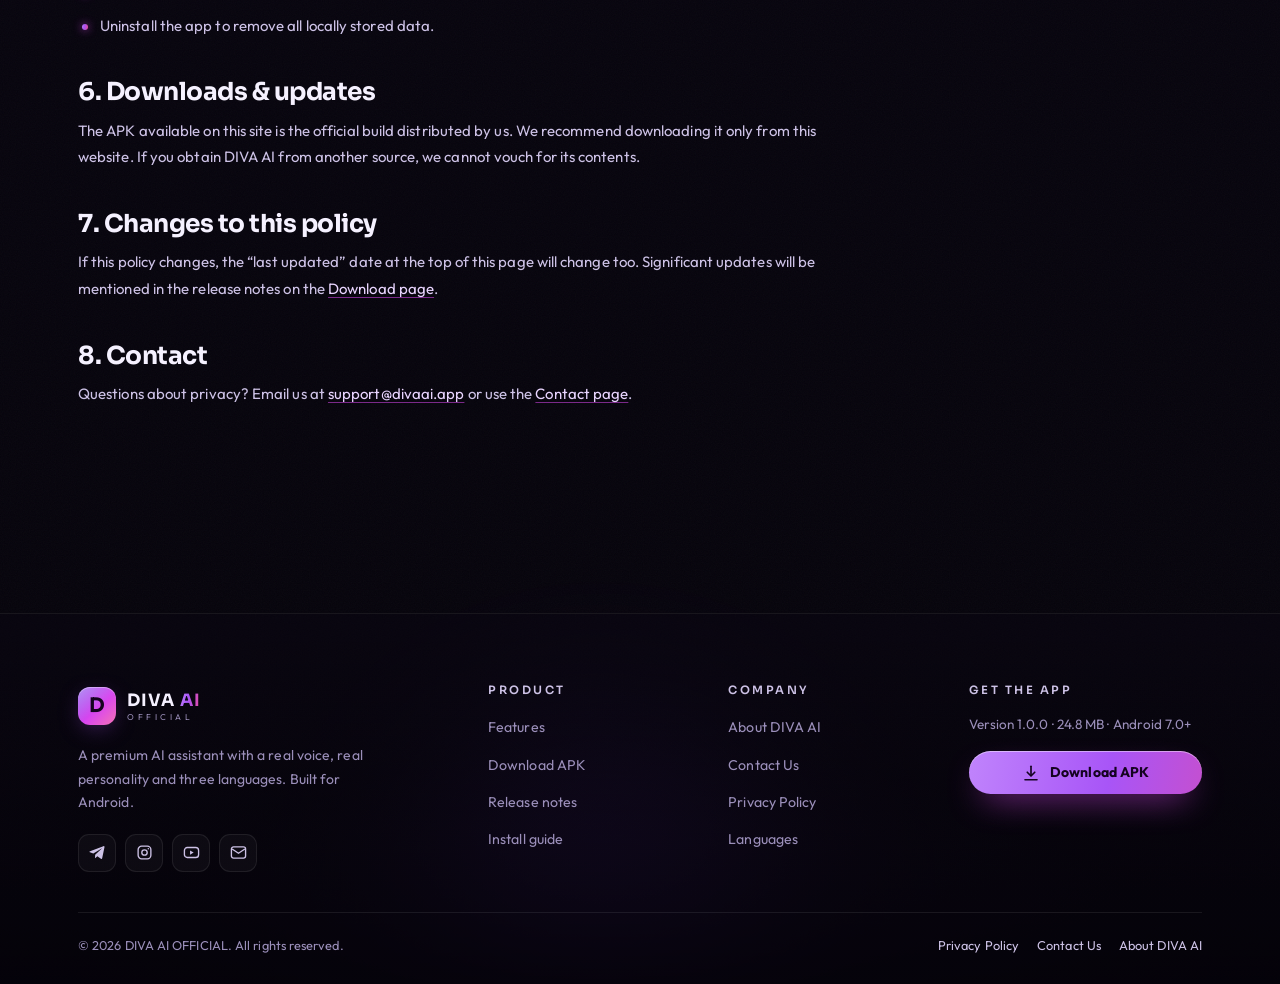
<file: privacy.html>
<!DOCTYPE html>
<html lang="en">
<head>
<meta charset="utf-8">
<meta name="viewport" content="width=device-width, initial-scale=1">
<title>Privacy Policy — DIVA AI</title>
<meta name="description" content="How DIVA AI handles your information: what the website collects, what the Android app uses, and the choices you have.">
<meta name="theme-color" content="#05030a">
<meta property="og:type" content="website">
<meta property="og:site_name" content="DIVA AI OFFICIAL">
<meta property="og:title" content="Privacy Policy — DIVA AI">
<meta property="og:description" content="What we collect, what we don't, and the controls you have.">
<meta property="og:image" content="og-image.jpg">
<meta name="twitter:image" content="og-image.jpg">
<link rel="canonical" href="privacy.html">
<link rel="icon" href="favicon.svg" type="image/svg+xml">
<link rel="apple-touch-icon" href="apple-touch-icon.png">
<link rel="manifest" href="site.webmanifest">
<link rel="stylesheet" href="fonts.css">
<link rel="stylesheet" href="style.css">
</head>
<body class="page-fade">
<a class="skip-link" href="#main">Skip to content</a>

<div class="bg-layers" aria-hidden="true">
  <span class="orb orb--1"></span>
  <span class="orb orb--2"></span>
  <span class="orb orb--3"></span>
</div>
<div class="scroll-progress" aria-hidden="true"></div>

<header class="site-header" id="siteHeader">
  <div class="container header-inner">
    <a class="brand" href="index.html" aria-label="DIVA AI Official — home">
      <span class="brand-mark" aria-hidden="true"><span>D</span></span>
      <span class="brand-text"><span class="brand-name">DIVA <em>AI</em></span><span class="brand-sub">Official</span></span>
    </a>
    <nav class="nav" id="primaryNav" aria-label="Primary">
      <ul class="nav-list">
        <li><a class="nav-link" href="index.html">Home</a></li>
        <li><a class="nav-link" href="features.html">Features</a></li>
        <li><a class="nav-link" href="download.html">Download</a></li>
        <li><a class="nav-link" href="about.html">About</a></li>
        <li><a class="nav-link" href="contact.html">Contact</a></li>
      </ul>
      <a class="btn btn-primary btn-sm nav-cta" href="download.html">
        <svg viewBox="0 0 24 24" fill="none" stroke="currentColor" stroke-width="2.2" stroke-linecap="round" stroke-linejoin="round" aria-hidden="true"><path d="M12 3v12"/><path d="m7 11 5 5 5-5"/><path d="M4 21h16"/></svg>
        Download APK
      </a>
      <p class="nav-foot">DIVA AI · v1.0.0 · Android</p>
    </nav>
    <button class="nav-toggle" type="button" aria-expanded="false" aria-controls="primaryNav" aria-label="Open menu"><i></i><i></i><i></i></button>
  </div>
</header>
<div class="nav-backdrop" aria-hidden="true"></div>

<main id="main">
  <section class="section">
    <div class="container">
      <div class="section-head" data-reveal>
        <span class="eyebrow"><span class="dot"></span> Legal</span>
        <h1 class="display" style="font-size:clamp(1.9rem,5.2vw,3rem);margin-top:16px">Privacy <span class="grad-text">Policy</span></h1>
        <div class="legal-meta" style="margin-top:18px">
          <span>Last updated: 16 November 2026</span>
          <span>Applies to: this website &amp; the DIVA AI Android app</span>
        </div>
      </div>

      <div class="prose" data-reveal style="--d:1">
        <p>DIVA AI (“we”, “us”) builds a personal AI assistant for Android and this official website. This policy explains, in plain language, what information is involved when you use them and what choices you have.</p>

        <h2>1. This website</h2>
        <p>This site is a static website. It has no login system, no comment forms and no databases. Specifically:</p>
        <ul>
          <li>We do not ask you to create an account, and there is no way to sign in.</li>
          <li>The contact form does not send data to a server. It simply opens your own email app with a pre-written message.</li>
          <li>We do not set advertising or tracking cookies.</li>
          <li>Fonts, scripts and images are served from this site itself — no third-party tracking scripts are loaded.</li>
        </ul>
        <p>Our hosting provider may keep standard server logs (such as IP address, browser type and pages requested) for security and reliability. Those logs are controlled by the host, not by us.</p>

        <h2>2. The DIVA AI Android app</h2>
        <h3>What the app needs</h3>
        <ul>
          <li><strong>Internet access</strong> — to generate AI replies.</li>
          <li><strong>Microphone</strong> — only while you are actively using a voice feature. It does not listen in the background.</li>
          <li><strong>Audio playback</strong> — to speak replies using text-to-speech.</li>
        </ul>
        <h3>What the app does not do</h3>
        <ul>
          <li>It does not read your contacts, photos, files, calendar or location.</li>
          <li>It does not run in the background to record audio.</li>
          <li>It does not sell or rent personal information to anyone.</li>
        </ul>

        <h2>3. Your conversations</h2>
        <p>When you send a message or speak a command, the text is transmitted so that a reply can be generated. Conversations may be stored locally on your device so you can pick up where you left off. You can clear this at any time from within the app, and uninstalling the app removes locally stored data.</p>
        <p>Please avoid sharing sensitive personal information — such as passwords, bank details or government ID numbers — with any AI assistant, including DIVA.</p>

        <h2>4. Children</h2>
        <p>DIVA AI is not directed at children under 13. If you believe a child has provided personal information through the app, contact us and we will help you remove it.</p>

        <h2>5. Your choices</h2>
        <ul>
          <li>Revoke microphone access at any time in Android Settings → Apps → DIVA AI → Permissions.</li>
          <li>Clear conversation history inside the app.</li>
          <li>Uninstall the app to remove all locally stored data.</li>
        </ul>

        <h2>6. Downloads &amp; updates</h2>
        <p>The APK available on this site is the official build distributed by us. We recommend downloading it only from this website. If you obtain DIVA AI from another source, we cannot vouch for its contents.</p>

        <h2>7. Changes to this policy</h2>
        <p>If this policy changes, the “last updated” date at the top of this page will change too. Significant updates will be mentioned in the release notes on the <a href="download.html#release-notes">Download page</a>.</p>

        <h2>8. Contact</h2>
        <p>Questions about privacy? Email us at <a href="#" data-email data-email-subject="Privacy question — DIVA AI" data-email-text>support@divaai.app</a> or use the <a href="contact.html">Contact page</a>.</p>
      </div>
    </div>
  </section>
</main>

<footer class="site-footer">
  <div class="container">
    <div class="footer-grid">
      <div class="footer-brand">
        <a class="brand" href="index.html" aria-label="DIVA AI Official — home">
          <span class="brand-mark" aria-hidden="true"><span>D</span></span>
          <span class="brand-text"><span class="brand-name">DIVA <em>AI</em></span><span class="brand-sub">Official</span></span>
        </a>
        <p>A premium AI assistant with a real voice, real personality and three languages. Built for Android.</p>
        <div class="socials">
          <a href="#" data-social="telegram" aria-label="Telegram"><svg viewBox="0 0 24 24" fill="currentColor" aria-hidden="true"><path d="M21.9 4.3 18.6 20c-.2 1.1-.9 1.4-1.8.9l-5-3.7-2.4 2.3c-.3.3-.5.5-1 .5l.3-5 9.1-8.2c.4-.4-.1-.6-.6-.2L6.1 13.3l-4.8-1.5c-1-.3-1-1 .2-1.5l18.8-7.3c.9-.3 1.7.2 1.6 1.3Z"/></svg></a>
          <a href="#" data-social="instagram" aria-label="Instagram"><svg viewBox="0 0 24 24" fill="none" stroke="currentColor" stroke-width="1.9"><rect x="3" y="3" width="18" height="18" rx="5"/><circle cx="12" cy="12" r="3.8"/><circle cx="17.4" cy="6.6" r="1.1" fill="currentColor" stroke="none"/></svg></a>
          <a href="#" data-social="youtube" aria-label="YouTube"><svg viewBox="0 0 24 24" fill="none" stroke="currentColor" stroke-width="1.9"><rect x="2" y="5" width="20" height="14" rx="4"/><path d="m10 9 5 3-5 3z" fill="currentColor" stroke="none"/></svg></a>
          <a href="#" data-email data-email-subject="Hello DIVA AI" aria-label="Email us"><svg viewBox="0 0 24 24" fill="none" stroke="currentColor" stroke-width="1.9"><rect x="2" y="4" width="20" height="16" rx="3"/><path d="m3 7 9 6 9-6"/></svg></a>
        </div>
      </div>
      <div class="footer-col">
        <h4>Product</h4>
        <ul>
          <li><a href="features.html">Features</a></li>
          <li><a href="download.html">Download APK</a></li>
          <li><a href="download.html#release-notes">Release notes</a></li>
          <li><a href="download.html#install">Install guide</a></li>
        </ul>
      </div>
      <div class="footer-col">
        <h4>Company</h4>
        <ul>
          <li><a href="about.html">About DIVA AI</a></li>
          <li><a href="contact.html">Contact Us</a></li>
          <li><a href="privacy.html">Privacy Policy</a></li>
          <li><a href="features.html#languages">Languages</a></li>
        </ul>
      </div>
      <div class="footer-col">
        <h4>Get the app</h4>
        <p class="small muted" style="margin-bottom:16px">Version <span data-cfg="version">1.0.0</span> · <span data-cfg="size">24.8 MB</span> · Android 7.0+</p>
        <a class="btn btn-primary btn-sm btn-block" href="download.html">
          <svg viewBox="0 0 24 24" fill="none" stroke="currentColor" stroke-width="2.2" stroke-linecap="round" stroke-linejoin="round" aria-hidden="true"><path d="M12 3v12"/><path d="m7 11 5 5 5-5"/><path d="M4 21h16"/></svg>
          Download APK
        </a>
      </div>
    </div>
    <div class="footer-bottom">
      <p>© <span data-cfg="year">2026</span> DIVA AI OFFICIAL. All rights reserved.</p>
      <div class="footer-legal">
        <a href="privacy.html">Privacy Policy</a>
        <a href="contact.html">Contact Us</a>
        <a href="about.html">About DIVA AI</a>
      </div>
    </div>
  </div>
</footer>

<script src="config.js"></script>
<script src="main.js"></script>
</body>
</html>
</file>
<file: fonts.css>
@font-face{font-family:'Outfit';font-style:normal;font-weight:400 800;font-display:swap;src:url([data-uri]) format('woff2');}
@font-face{font-family:'Sora';font-style:normal;font-weight:300 700;font-display:swap;src:url([data-uri]) format('woff2');}
</file>
<file: style.css>
/* ==========================================================================
   DIVA AI OFFICIAL — Design System
   Premium black + dark purple, neon purple/pink gradients, mobile-first.
   ========================================================================== */

/* ---------- 1. Tokens ---------- */
:root {
  --bg: #05030a;
  --bg-soft: #0a0614;
  --bg-card: rgba(255, 255, 255, 0.035);
  --bg-card-2: rgba(255, 255, 255, 0.055);

  --text: #f5f1ff;
  --text-soft: #cdc2e6;
  --muted: #9b8fba;

  --purple: #a855f7;
  --violet: #7c3aed;
  --magenta: #d946ef;
  --pink: #ec4899;
  --lilac: #c084fc;

  --grad: linear-gradient(100deg, #c084fc 0%, #a855f7 38%, #ec4899 100%);
  --grad-strong: linear-gradient(135deg, #7c3aed 0%, #d946ef 55%, #f472b6 100%);
  --grad-text: linear-gradient(100deg, #e9d5ff 0%, #c084fc 30%, #f472b6 70%, #fbcfe8 100%);

  --stroke: rgba(168, 85, 247, 0.18);
  --stroke-soft: rgba(255, 255, 255, 0.08);
  --stroke-strong: rgba(192, 132, 252, 0.42);

  --glow-sm: 0 6px 24px -8px rgba(168, 85, 247, 0.6);
  --glow: 0 18px 50px -18px rgba(168, 85, 247, 0.75);
  --glow-pink: 0 18px 60px -20px rgba(236, 72, 153, 0.8);

  --radius: 22px;
  --radius-lg: 30px;
  --radius-pill: 999px;

  --font-display: "Sora", ui-sans-serif, system-ui, -apple-system, "Segoe UI", Roboto, Arial, sans-serif;
  --font-body: "Outfit", ui-sans-serif, system-ui, -apple-system, "Segoe UI", Roboto, Arial, sans-serif;

  --nav-h: 72px;
  --maxw: 1180px;
  --ease: cubic-bezier(0.22, 1, 0.36, 1);
}

/* ---------- 2. Reset ---------- */
*,
*::before,
*::after { box-sizing: border-box; }

html {
  -webkit-text-size-adjust: 100%;
  scroll-behavior: smooth;
  scroll-padding-top: calc(var(--nav-h) + 24px);
}

body {
  margin: 0;
  background: var(--bg);
  color: var(--text);
  font-family: var(--font-body);
  font-size: 16px;
  line-height: 1.65;
  font-weight: 400;
  letter-spacing: 0.005em;
  -webkit-font-smoothing: antialiased;
  -moz-osx-font-smoothing: grayscale;
  overflow-x: hidden;
}

body.nav-open { overflow: hidden; }

img { max-width: 100%; display: block; }
a { color: inherit; text-decoration: none; }
button { font: inherit; color: inherit; background: none; border: 0; cursor: pointer; }
ul { margin: 0; padding: 0; list-style: none; }
p { margin: 0; }
h1, h2, h3, h4 {
  font-family: var(--font-display);
  font-weight: 700;
  line-height: 1.1;
  letter-spacing: -0.025em;
  margin: 0;
  text-wrap: balance;
}
::selection { background: rgba(217, 70, 239, 0.4); color: #fff; }

:focus-visible {
  outline: 2px solid #e879f9;
  outline-offset: 3px;
  border-radius: 8px;
}

/* ---------- 3. Layout helpers ---------- */
.container {
  width: 100%;
  max-width: var(--maxw);
  margin-inline: auto;
  padding-inline: 20px;
}

.section {
  position: relative;
  padding-block: clamp(64px, 9vw, 116px);
}
.section--tight { padding-block: clamp(44px, 6vw, 76px); }

.stack > * + * { margin-top: var(--gap, 18px); }

.skip-link {
  position: absolute;
  left: 50%;
  top: -100px;
  transform: translateX(-50%);
  z-index: 200;
  background: var(--grad-strong);
  color: #fff;
  padding: 10px 20px;
  border-radius: 0 0 14px 14px;
  font-weight: 600;
  transition: top 0.25s var(--ease);
}
.skip-link:focus { top: 0; }

/* ---------- 4. Ambient background ---------- */
.bg-layers {
  position: fixed;
  inset: 0;
  z-index: -1;
  overflow: hidden;
  pointer-events: none;
  background:
    radial-gradient(900px 600px at 12% -8%, rgba(124, 58, 237, 0.30), transparent 62%),
    radial-gradient(800px 620px at 92% 4%, rgba(217, 70, 239, 0.20), transparent 60%),
    radial-gradient(1000px 700px at 50% 108%, rgba(168, 85, 247, 0.16), transparent 65%),
    linear-gradient(180deg, #05030a 0%, #07040f 40%, #05030a 100%);
}

.bg-layers::before {
  content: "";
  position: absolute;
  inset: 0;
  background-image:
    linear-gradient(to right, rgba(168, 85, 247, 0.075) 1px, transparent 1px),
    linear-gradient(to bottom, rgba(168, 85, 247, 0.075) 1px, transparent 1px);
  background-size: 64px 64px;
  mask-image: radial-gradient(ellipse 90% 60% at 50% 0%, #000 10%, transparent 78%);
  -webkit-mask-image: radial-gradient(ellipse 90% 60% at 50% 0%, #000 10%, transparent 78%);
  opacity: 0.7;
}

.bg-layers::after {
  content: "";
  position: absolute;
  inset: 0;
  opacity: 0.035;
  background-image: url("data:image/svg+xml,%3Csvg xmlns='http://www.w3.org/2000/svg' width='160' height='160'%3E%3Cfilter id='n'%3E%3CfeTurbulence type='fractalNoise' baseFrequency='0.85' numOctaves='3'/%3E%3C/filter%3E%3Crect width='160' height='160' filter='url(%23n)'/%3E%3C/svg%3E");
}

.orb {
  position: absolute;
  border-radius: 50%;
  filter: blur(80px);
  opacity: 0.55;
  animation: float 20s ease-in-out infinite;
}
.orb--1 { width: 46vw; height: 46vw; left: -12vw; top: -8vw; background: radial-gradient(circle, rgba(168, 85, 247, 0.85), transparent 68%); }
.orb--2 { width: 40vw; height: 40vw; right: -10vw; top: 22vh; background: radial-gradient(circle, rgba(236, 72, 153, 0.7), transparent 68%); animation-delay: -7s; }
.orb--3 { width: 38vw; height: 38vw; left: 28vw; bottom: -14vw; background: radial-gradient(circle, rgba(124, 58, 237, 0.75), transparent 68%); animation-delay: -13s; }

@keyframes float {
  0%, 100% { transform: translate3d(0, 0, 0) scale(1); }
  33% { transform: translate3d(3vw, -3vh, 0) scale(1.08); }
  66% { transform: translate3d(-2vw, 2vh, 0) scale(0.96); }
}

/* ---------- 5. Header / Navigation ---------- */
.scroll-progress {
  position: fixed;
  inset: 0 auto auto 0;
  height: 2px;
  width: 0%;
  z-index: 120;
  background: var(--grad);
  box-shadow: 0 0 14px rgba(217, 70, 239, 0.9);
}

.site-header {
  position: sticky;
  top: 0;
  /* must sit above .nav-backdrop so the mobile drawer's links stay clickable */
  z-index: 130;
  transition: background 0.35s var(--ease), border-color 0.35s var(--ease), backdrop-filter 0.35s var(--ease);
  border-bottom: 1px solid transparent;
}
.site-header.is-scrolled {
  background: rgba(6, 4, 12, 0.72);
  backdrop-filter: blur(18px) saturate(140%);
  -webkit-backdrop-filter: blur(18px) saturate(140%);
  border-bottom-color: var(--stroke);
}

.header-inner {
  height: var(--nav-h);
  display: flex;
  align-items: center;
  justify-content: space-between;
  gap: 16px;
}

.brand {
  display: inline-flex;
  align-items: center;
  gap: 11px;
  min-height: 44px;
}
.brand-mark {
  width: 38px;
  height: 38px;
  flex: 0 0 auto;
  border-radius: 12px;
  display: grid;
  place-items: center;
  background: var(--grad-strong);
  box-shadow: var(--glow-sm), inset 0 1px 0 rgba(255, 255, 255, 0.35);
  position: relative;
  overflow: hidden;
}
.brand-mark::after {
  content: "";
  position: absolute;
  inset: 0;
  background: linear-gradient(140deg, rgba(255, 255, 255, 0.45), transparent 55%);
}
.brand-mark span {
  position: relative;
  z-index: 1;
  font-family: var(--font-display);
  font-weight: 800;
  font-size: 20px;
  color: #14031f;
  line-height: 1;
}
.brand-text {
  display: flex;
  flex-direction: column;
  line-height: 1;
}
.brand-name {
  font-family: var(--font-display);
  font-weight: 800;
  font-size: 17px;
  letter-spacing: 0.06em;
}
.brand-name em {
  font-style: normal;
  background: var(--grad);
  -webkit-background-clip: text;
  background-clip: text;
  color: transparent;
}
.brand-sub {
  font-size: 8.5px;
  letter-spacing: 0.42em;
  color: var(--muted);
  margin-top: 4px;
  text-transform: uppercase;
}

.nav { display: flex; align-items: center; gap: 6px; }

.nav-list { display: flex; align-items: center; gap: 2px; }

.nav-link {
  position: relative;
  display: inline-block;
  padding: 9px 14px;
  border-radius: var(--radius-pill);
  font-size: 14.5px;
  font-weight: 500;
  color: var(--text-soft);
  transition: color 0.25s var(--ease), background 0.25s var(--ease);
}
.nav-link:hover { color: #fff; background: rgba(168, 85, 247, 0.12); }
.nav-link[aria-current="page"] {
  color: #fff;
}
.nav-link[aria-current="page"]::after {
  content: "";
  position: absolute;
  left: 50%;
  bottom: 2px;
  transform: translateX(-50%);
  width: 18px;
  height: 2px;
  border-radius: 2px;
  background: var(--grad);
  box-shadow: 0 0 10px rgba(217, 70, 239, 0.9);
}

.nav-cta { margin-left: 10px; }

.nav-toggle {
  display: none;
  position: relative;
  width: 44px;
  height: 44px;
  border-radius: 13px;
  border: 1px solid var(--stroke);
  background: var(--bg-card);
  place-items: center;
  gap: 5px;
  position: relative;
  z-index: 130;
}
.nav-toggle i {
  position: absolute;
  left: 50%;
  top: 50%;
  width: 19px;
  height: 2px;
  margin: -1px 0 0 -9.5px;
  border-radius: 2px;
  background: var(--text);
  transition: transform 0.35s var(--ease), opacity 0.25s var(--ease);
}
.nav-toggle i:nth-child(1) { transform: translateY(-7px); }
.nav-toggle i:nth-child(2) { transform: translateY(0); }
.nav-toggle i:nth-child(3) { transform: translateY(7px); }
.nav-toggle[aria-expanded="true"] i:nth-child(1) { transform: rotate(45deg); }
.nav-toggle[aria-expanded="true"] i:nth-child(2) { opacity: 0; transform: scaleX(0.3); }
.nav-toggle[aria-expanded="true"] i:nth-child(3) { transform: rotate(-45deg); }

.nav-backdrop {
  position: fixed;
  inset: 0;
  z-index: 110;
  background: rgba(4, 2, 9, 0.66);
  backdrop-filter: blur(6px);
  opacity: 0;
  pointer-events: none;
  transition: opacity 0.3s var(--ease);
}

/* ---------- 6. Buttons ---------- */
.btn {
  --btn-py: 13px;
  --btn-px: 24px;
  position: relative;
  display: inline-flex;
  align-items: center;
  justify-content: center;
  gap: 10px;
  padding: var(--btn-py) var(--btn-px);
  border-radius: var(--radius-pill);
  font-family: var(--font-body);
  font-weight: 600;
  font-size: 15.5px;
  letter-spacing: 0.01em;
  white-space: nowrap;
  transition: transform 0.3s var(--ease), box-shadow 0.3s var(--ease), background 0.3s var(--ease), border-color 0.3s var(--ease), color 0.3s var(--ease);
  will-change: transform;
  overflow: hidden;
  isolation: isolate;
}
.btn svg { width: 18px; height: 18px; flex: 0 0 auto; }
.btn:active { transform: translateY(1px) scale(0.99); }

.btn-primary {
  color: #150321;
  background: var(--grad);
  background-size: 160% 100%;
  box-shadow: 0 14px 34px -14px rgba(217, 70, 239, 0.85), inset 0 1px 0 rgba(255, 255, 255, 0.45);
  font-weight: 700;
}
.btn-primary::before {
  content: "";
  position: absolute;
  inset: 0;
  z-index: -1;
  background: linear-gradient(100deg, #f472b6, #c084fc 55%, #a855f7);
  opacity: 0;
  transition: opacity 0.4s var(--ease);
}
.btn-primary:hover {
  transform: translateY(-2px);
  box-shadow: 0 22px 44px -14px rgba(217, 70, 239, 0.95), inset 0 1px 0 rgba(255, 255, 255, 0.5);
}
.btn-primary:hover::before { opacity: 1; }

.btn-ghost {
  color: #fff;
  border: 1px solid var(--stroke-strong);
  background: rgba(168, 85, 247, 0.08);
  backdrop-filter: blur(8px);
}
.btn-ghost:hover {
  transform: translateY(-2px);
  border-color: rgba(244, 114, 182, 0.7);
  background: rgba(217, 70, 239, 0.14);
  box-shadow: var(--glow-sm);
}

.btn-sm { --btn-py: 10px; --btn-px: 18px; font-size: 14px; }
.btn-lg { --btn-py: 16px; --btn-px: 32px; font-size: 16.5px; }
.btn-block { width: 100%; }

.btn:disabled { opacity: 0.55; cursor: not-allowed; transform: none; }

/* ---------- 7. Typography helpers ---------- */
.eyebrow {
  display: inline-flex;
  align-items: center;
  gap: 9px;
  padding: 7px 15px 7px 11px;
  border-radius: var(--radius-pill);
  border: 1px solid var(--stroke);
  background: rgba(168, 85, 247, 0.09);
  color: var(--text-soft);
  font-size: 12px;
  font-weight: 600;
  letter-spacing: 0.14em;
  text-transform: uppercase;
}
.eyebrow .dot {
  width: 7px;
  height: 7px;
  border-radius: 50%;
  background: #f472b6;
  box-shadow: 0 0 0 3px rgba(244, 114, 182, 0.18), 0 0 12px #f472b6;
  animation: pulse-dot 2.4s ease-in-out infinite;
}
@keyframes pulse-dot {
  0%, 100% { opacity: 1; transform: scale(1); }
  50% { opacity: 0.55; transform: scale(0.82); }
}

.grad-text {
  background: var(--grad-text);
  -webkit-background-clip: text;
  background-clip: text;
  color: transparent;
}

.display {
  font-size: clamp(2.05rem, 6vw, 3.55rem);
  font-weight: 800;
  letter-spacing: -0.035em;
  line-height: 1.04;
}
.h2 {
  font-size: clamp(1.7rem, 4.2vw, 2.7rem);
  letter-spacing: -0.03em;
}
.h3 { font-size: clamp(1.15rem, 2.4vw, 1.35rem); letter-spacing: -0.02em; }

.lead {
  color: var(--text-soft);
  font-size: clamp(1rem, 2.2vw, 1.13rem);
  line-height: 1.7;
  max-width: 56ch;
}
.muted { color: var(--muted); }
.small { font-size: 13.5px; }

.section-head { max-width: 720px; }
.section-head.center { margin-inline: auto; text-align: center; }
.section-head .h2 { margin-top: 16px; }
.section-head .lead { margin-top: 16px; }
.section-head.center .lead { margin-inline: auto; }

/* ---------- 8. Hero ---------- */
.hero {
  position: relative;
  padding-top: clamp(28px, 5vw, 56px);
  padding-bottom: clamp(48px, 7vw, 92px);
  overflow: hidden;
}
.hero-grid {
  display: grid;
  gap: clamp(32px, 5vw, 40px);
  align-items: center;
}
.hero-copy > .eyebrow { margin-bottom: 20px; }
.hero-copy .display { margin-bottom: 18px; }
.hero-copy .lead { font-size: clamp(1rem, 2.4vw, 1.16rem); }
.hero-actions {
  display: flex;
  flex-wrap: wrap;
  gap: 12px;
  margin-top: 30px;
}

.hero-meta {
  display: flex;
  flex-wrap: wrap;
  align-items: center;
  gap: 10px 22px;
  margin-top: 28px;
  padding-top: 24px;
  border-top: 1px solid var(--stroke-soft);
  color: var(--muted);
  font-size: 13px;
}
.hero-meta span { display: inline-flex; align-items: center; gap: 8px; }
.hero-meta svg { width: 15px; height: 15px; color: var(--lilac); }

.hero-avatars {
  display: inline-flex;
  align-items: center;
}
.hero-avatars i {
  width: 26px;
  height: 26px;
  border-radius: 50%;
  border: 2px solid #0b0616;
  margin-left: -8px;
  background: var(--grad-strong);
}
.hero-avatars i:first-child { margin-left: 0; }
.hero-avatars i:nth-child(2) { background: linear-gradient(135deg, #f472b6, #a855f7); }
.hero-avatars i:nth-child(3) { background: linear-gradient(135deg, #7c3aed, #22d3ee); }
.hero-avatars i:nth-child(4) { background: linear-gradient(135deg, #d946ef, #6366f1); }

/* --- Avatar stage --- */
.stage {
  position: relative;
  width: 100%;
  max-width: 460px;
  margin-inline: auto;
  aspect-ratio: 1 / 1.06;
  display: grid;
  place-items: center;
}

.stage-glow {
  position: absolute;
  inset: 8% 6%;
  border-radius: 50%;
  background: radial-gradient(circle at 50% 45%, rgba(217, 70, 239, 0.55), rgba(124, 58, 237, 0.28) 45%, transparent 70%);
  filter: blur(28px);
  animation: breathe 7s ease-in-out infinite;
}
@keyframes breathe {
  0%, 100% { transform: scale(0.94); opacity: 0.75; }
  50% { transform: scale(1.06); opacity: 1; }
}

.stage-ring {
  position: absolute;
  inset: 0;
  border-radius: 50%;
  border: 1px dashed rgba(192, 132, 252, 0.28);
  animation: spin 46s linear infinite;
}
.stage-ring--2 {
  inset: 7%;
  border-style: solid;
  border-color: rgba(236, 72, 153, 0.16);
  animation: spin 32s linear reverse infinite;
}
@keyframes spin { to { transform: rotate(360deg); } }

.stage-frame {
  position: relative;
  width: 82%;
  aspect-ratio: 3 / 4;
  border-radius: 40px 40px 130px 130px;
  overflow: hidden;
  border: 1px solid rgba(216, 180, 254, 0.35);
  box-shadow:
    0 40px 90px -40px rgba(168, 85, 247, 0.9),
    0 0 0 1px rgba(255, 255, 255, 0.06) inset,
    0 0 60px -10px rgba(217, 70, 239, 0.45);
  background: #0b0616;
  transform: translateZ(0);
}
.stage-frame img {
  width: 100%;
  height: 100%;
  object-fit: cover;
  object-position: 50% 18%;
  filter: saturate(1.06) contrast(1.03);
}
.stage-frame::after {
  content: "";
  position: absolute;
  inset: 0;
  background: linear-gradient(180deg, transparent 52%, rgba(5, 3, 10, 0.22) 76%, rgba(5, 3, 10, 0.92) 100%);
}
.stage-scan {
  position: absolute;
  inset: 0;
  z-index: 2;
  background: linear-gradient(180deg, transparent 0%, rgba(192, 132, 252, 0.16) 45%, transparent 70%);
  height: 40%;
  animation: scan 6s ease-in-out infinite;
  mix-blend-mode: screen;
}
@keyframes scan {
  0%, 100% { transform: translateY(-45%); opacity: 0; }
  45% { opacity: 1; }
  60% { transform: translateY(180%); opacity: 0; }
}

.stage-caption {
  position: absolute;
  z-index: 3;
  left: 0;
  right: 0;
  bottom: 6%;
  text-align: center;
  padding-inline: 18px;
}
.stage-caption .name {
  font-family: var(--font-display);
  font-weight: 800;
  font-size: 1.35rem;
  letter-spacing: 0.16em;
}
.stage-caption .role {
  margin-top: 4px;
  font-size: 10.5px;
  letter-spacing: 0.34em;
  text-transform: uppercase;
  color: var(--lilac);
}

.stage-eq {
  display: flex;
  align-items: flex-end;
  justify-content: center;
  gap: 3px;
  height: 16px;
  margin-bottom: 8px;
}
.stage-eq i {
  width: 3px;
  border-radius: 2px;
  background: linear-gradient(180deg, #f472b6, #a855f7);
  animation: eq 1.1s ease-in-out infinite;
}
.stage-eq i:nth-child(1) { height: 40%; animation-delay: 0s; }
.stage-eq i:nth-child(2) { height: 80%; animation-delay: 0.12s; }
.stage-eq i:nth-child(3) { height: 55%; animation-delay: 0.24s; }
.stage-eq i:nth-child(4) { height: 100%; animation-delay: 0.36s; }
.stage-eq i:nth-child(5) { height: 65%; animation-delay: 0.18s; }
.stage-eq i:nth-child(6) { height: 35%; animation-delay: 0.3s; }
@keyframes eq {
  0%, 100% { transform: scaleY(0.35); opacity: 0.65; }
  50% { transform: scaleY(1); opacity: 1; }
}

.float-chip {
  position: absolute;
  z-index: 4;
  display: flex;
  align-items: center;
  gap: 9px;
  padding: 9px 14px;
  border-radius: var(--radius-pill);
  background: rgba(14, 8, 26, 0.82);
  border: 1px solid var(--stroke-strong);
  backdrop-filter: blur(14px);
  box-shadow: 0 18px 40px -22px rgba(0, 0, 0, 0.9), var(--glow-sm);
  font-size: 12.5px;
  font-weight: 600;
  color: var(--text-soft);
  white-space: nowrap;
  animation: bob 6s ease-in-out infinite;
}
.float-chip svg { width: 15px; height: 15px; color: #f472b6; }
.float-chip--1 { top: 9%; left: -2%; animation-delay: -1s; }
.float-chip--2 { top: 40%; right: -4%; animation-delay: -2.5s; }
.float-chip--3 { bottom: 16%; left: -4%; animation-delay: -4s; }
@keyframes bob {
  0%, 100% { transform: translateY(0); }
  50% { transform: translateY(-9px); }
}

/* ---------- 9. Marquee strip ---------- */
.strip {
  border-block: 1px solid var(--stroke-soft);
  background: linear-gradient(90deg, rgba(124, 58, 237, 0.10), rgba(217, 70, 239, 0.10));
  overflow: hidden;
  padding-block: 14px;
  mask-image: linear-gradient(90deg, transparent, #000 8%, #000 92%, transparent);
  -webkit-mask-image: linear-gradient(90deg, transparent, #000 8%, #000 92%, transparent);
}
.strip-track {
  display: flex;
  gap: 44px;
  width: max-content;
  animation: marquee 32s linear infinite;
}
.strip-track span {
  display: inline-flex;
  align-items: center;
  gap: 44px;
  font-family: var(--font-display);
  font-size: 12.5px;
  font-weight: 600;
  letter-spacing: 0.24em;
  text-transform: uppercase;
  color: rgba(205, 194, 230, 0.7);
  white-space: nowrap;
}
.strip-track span::after {
  content: "";
  width: 5px;
  height: 5px;
  border-radius: 50%;
  background: #d946ef;
  box-shadow: 0 0 10px #d946ef;
}
@keyframes marquee { to { transform: translateX(-50%); } }

/* ---------- 10. Cards ---------- */
.card {
  position: relative;
  padding: clamp(22px, 3vw, 30px);
  border-radius: var(--radius);
  background: linear-gradient(160deg, rgba(255, 255, 255, 0.055), rgba(255, 255, 255, 0.018));
  border: 1px solid var(--stroke-soft);
  backdrop-filter: blur(10px);
  transition: transform 0.45s var(--ease), border-color 0.45s var(--ease), box-shadow 0.45s var(--ease), background 0.45s var(--ease);
  overflow: hidden;
  height: 100%;
}
.card::before {
  content: "";
  position: absolute;
  inset: 0;
  border-radius: inherit;
  padding: 1px;
  background: linear-gradient(150deg, rgba(216, 180, 254, 0.55), transparent 42%, transparent 62%, rgba(244, 114, 182, 0.35));
  -webkit-mask: linear-gradient(#000 0 0) content-box, linear-gradient(#000 0 0);
  mask: linear-gradient(#000 0 0) content-box, linear-gradient(#000 0 0);
  -webkit-mask-composite: xor;
  mask-composite: exclude;
  opacity: 0;
  transition: opacity 0.45s var(--ease);
  pointer-events: none;
}
.card::after {
  content: "";
  position: absolute;
  width: 220px;
  height: 220px;
  right: -90px;
  top: -100px;
  background: radial-gradient(circle, rgba(217, 70, 239, 0.35), transparent 70%);
  opacity: 0;
  transition: opacity 0.5s var(--ease);
  pointer-events: none;
}
.card:hover {
  transform: translateY(-5px);
  border-color: transparent;
  background: linear-gradient(160deg, rgba(255, 255, 255, 0.075), rgba(255, 255, 255, 0.025));
  box-shadow: 0 30px 60px -34px rgba(168, 85, 247, 0.85);
}
.card:hover::before, .card:hover::after { opacity: 1; }

.card-icon {
  width: 46px;
  height: 46px;
  display: grid;
  place-items: center;
  border-radius: 14px;
  background: linear-gradient(150deg, rgba(168, 85, 247, 0.28), rgba(236, 72, 153, 0.18));
  border: 1px solid rgba(192, 132, 252, 0.32);
  color: #f0e7ff;
  box-shadow: inset 0 1px 0 rgba(255, 255, 255, 0.14);
  margin-bottom: 18px;
}
.card-icon svg { width: 22px; height: 22px; }
.card h3 { font-size: 1.09rem; margin-bottom: 9px; }
.card p { color: var(--muted); font-size: 14.5px; line-height: 1.65; }

.card-tag {
  position: absolute;
  top: 18px;
  right: 18px;
  font-size: 10px;
  font-weight: 700;
  letter-spacing: 0.16em;
  text-transform: uppercase;
  color: var(--lilac);
  padding: 4px 9px;
  border-radius: 7px;
  border: 1px solid rgba(192, 132, 252, 0.3);
  background: rgba(124, 58, 237, 0.16);
}

.grid {
  display: grid;
  gap: 16px;
  grid-template-columns: 1fr;
}
.grid-2 { grid-template-columns: 1fr; }
.grid-3 { grid-template-columns: 1fr; }

/* ---------- 11. Chat demo ---------- */
.chat-shell {
  border-radius: var(--radius-lg);
  border: 1px solid var(--stroke);
  background: linear-gradient(170deg, rgba(19, 10, 34, 0.96), rgba(8, 5, 15, 0.98));
  box-shadow: 0 50px 100px -50px rgba(168, 85, 247, 0.9), inset 0 1px 0 rgba(255, 255, 255, 0.07);
  overflow: hidden;
  display: flex;
  flex-direction: column;
  height: 100%;
  min-height: 430px;
}
.chat-top {
  display: flex;
  align-items: center;
  gap: 12px;
  padding: 14px 18px;
  border-bottom: 1px solid var(--stroke-soft);
  background: rgba(168, 85, 247, 0.07);
}
.chat-ava {
  width: 38px;
  height: 38px;
  border-radius: 50%;
  overflow: hidden;
  border: 1px solid rgba(216, 180, 254, 0.45);
  flex: 0 0 auto;
  box-shadow: 0 0 18px -4px rgba(217, 70, 239, 0.8);
}
.chat-ava img { width: 100%; height: 100%; object-fit: cover; object-position: 50% 12%; }
.chat-top strong { display: block; font-size: 14px; font-weight: 600; letter-spacing: 0.02em; }
.chat-status {
  display: inline-flex;
  align-items: center;
  gap: 6px;
  font-size: 11.5px;
  color: #86efac;
}
.chat-status i {
  width: 6px;
  height: 6px;
  border-radius: 50%;
  background: #4ade80;
  box-shadow: 0 0 8px #4ade80;
}
.chat-demo-badge {
  margin-left: auto;
  font-size: 9.5px;
  letter-spacing: 0.16em;
  text-transform: uppercase;
  color: var(--muted);
  border: 1px solid var(--stroke-soft);
  padding: 4px 8px;
  border-radius: 7px;
}

.chat-body {
  padding: 18px;
  display: flex;
  flex-direction: column;
  gap: 12px;
  overflow-y: auto;
  flex: 1;
  scrollbar-width: thin;
  scrollbar-color: rgba(168, 85, 247, 0.5) transparent;
}
.chat-body::-webkit-scrollbar { width: 6px; }
.chat-body::-webkit-scrollbar-thumb { background: rgba(168, 85, 247, 0.45); border-radius: 8px; }

.bubble {
  max-width: 84%;
  padding: 11px 15px;
  font-size: 14px;
  line-height: 1.55;
  border-radius: 18px;
  animation: bubble-in 0.4s var(--ease) both;
}
@keyframes bubble-in {
  from { opacity: 0; transform: translateY(8px) scale(0.98); }
  to { opacity: 1; transform: none; }
}
.bubble--ai {
  align-self: flex-start;
  background: linear-gradient(150deg, rgba(168, 85, 247, 0.24), rgba(217, 70, 239, 0.14));
  border: 1px solid rgba(192, 132, 252, 0.26);
  border-bottom-left-radius: 6px;
  color: #f2eaff;
}
.bubble--user {
  align-self: flex-end;
  background: linear-gradient(135deg, #7c3aed, #d946ef);
  border-bottom-right-radius: 6px;
  color: #fff;
  box-shadow: 0 12px 26px -16px rgba(217, 70, 239, 0.9);
}
.bubble--typing { display: inline-flex; gap: 4px; align-items: center; }
.bubble--typing i {
  width: 6px;
  height: 6px;
  border-radius: 50%;
  background: #e9d5ff;
  animation: typing 1.2s infinite;
}
.bubble--typing i:nth-child(2) { animation-delay: 0.15s; }
.bubble--typing i:nth-child(3) { animation-delay: 0.3s; }
@keyframes typing {
  0%, 60%, 100% { transform: translateY(0); opacity: 0.45; }
  30% { transform: translateY(-4px); opacity: 1; }
}

.chat-form {
  display: flex;
  gap: 9px;
  padding: 14px;
  border-top: 1px solid var(--stroke-soft);
  background: rgba(255, 255, 255, 0.02);
}
.chat-input {
  flex: 1;
  min-width: 0;
  padding: 12px 16px;
  border-radius: var(--radius-pill);
  border: 1px solid var(--stroke);
  background: rgba(255, 255, 255, 0.04);
  color: var(--text);
  font-family: inherit;
  font-size: 14px;
  transition: border-color 0.3s var(--ease), box-shadow 0.3s var(--ease);
}
.chat-input::placeholder { color: rgba(155, 143, 186, 0.85); }
.chat-input:focus {
  outline: none;
  border-color: rgba(217, 70, 239, 0.65);
  box-shadow: 0 0 0 3px rgba(217, 70, 239, 0.14);
}
.chat-send {
  width: 44px;
  height: 44px;
  flex: 0 0 auto;
  border-radius: 50%;
  display: grid;
  place-items: center;
  background: var(--grad-strong);
  color: #fff;
  box-shadow: 0 10px 24px -12px rgba(217, 70, 239, 0.95);
  transition: transform 0.3s var(--ease), filter 0.3s var(--ease);
}
.chat-send:hover { transform: scale(1.06); filter: brightness(1.08); }
.chat-send svg { width: 18px; height: 18px; }

.chat-suggest {
  display: flex;
  gap: 8px;
  flex-wrap: wrap;
  padding: 0 14px 14px;
}
.chip {
  font-size: 12px;
  padding: 7px 12px;
  border-radius: var(--radius-pill);
  border: 1px solid var(--stroke);
  background: rgba(168, 85, 247, 0.08);
  color: var(--text-soft);
  transition: background 0.25s var(--ease), color 0.25s var(--ease), border-color 0.25s var(--ease), transform 0.25s var(--ease);
}
.chip:hover {
  background: rgba(217, 70, 239, 0.2);
  border-color: rgba(244, 114, 182, 0.6);
  color: #fff;
  transform: translateY(-1px);
}

/* ---------- 12. Voice / language showcase ---------- */
.voice-panel {
  position: relative;
  border-radius: var(--radius-lg);
  padding: clamp(24px, 4vw, 40px);
  border: 1px solid var(--stroke);
  background:
    radial-gradient(600px 240px at 15% 0%, rgba(217, 70, 239, 0.20), transparent 70%),
    linear-gradient(170deg, rgba(23, 12, 40, 0.9), rgba(7, 4, 14, 0.95));
  overflow: hidden;
}
.wave {
  display: flex;
  align-items: center;
  justify-content: center;
  gap: 4px;
  height: 76px;
  margin-block: 8px 24px;
}
.wave i {
  width: 4px;
  height: 55%;
  border-radius: 3px;
  background: linear-gradient(180deg, #f9a8d4, #a855f7);
  opacity: 0.9;
  animation: wave 1.6s ease-in-out infinite;
  box-shadow: 0 0 10px rgba(217, 70, 239, 0.55);
}
@keyframes wave {
  0%, 100% { height: 12%; }
  50% { height: 100%; }
}

.lang-row { display: grid; gap: 10px; grid-template-columns: 1fr; }
.lang-pill {
  display: flex;
  align-items: center;
  justify-content: space-between;
  gap: 12px;
  padding: 13px 16px;
  border-radius: 15px;
  border: 1px solid var(--stroke-soft);
  background: rgba(255, 255, 255, 0.03);
  transition: border-color 0.3s var(--ease), background 0.3s var(--ease), transform 0.3s var(--ease);
}
.lang-pill:hover {
  border-color: rgba(192, 132, 252, 0.45);
  background: rgba(168, 85, 247, 0.1);
  transform: translateX(3px);
}
.lang-pill strong { font-weight: 600; font-size: 14.5px; }
.lang-pill span { font-size: 12px; color: var(--muted); }
.lang-pill .ok {
  color: #86efac;
  font-size: 11px;
  font-weight: 700;
  letter-spacing: 0.1em;
}

/* ---------- 13. Steps ---------- */
.steps { counter-reset: step; display: grid; gap: 14px; }
.step {
  position: relative;
  display: flex;
  gap: 16px;
  padding: 20px;
  border-radius: 18px;
  border: 1px solid var(--stroke-soft);
  background: rgba(255, 255, 255, 0.028);
  transition: border-color 0.35s var(--ease), background 0.35s var(--ease);
}
.step:hover { border-color: rgba(192, 132, 252, 0.4); background: rgba(168, 85, 247, 0.07); }
.step::before {
  counter-increment: step;
  content: counter(step);
  flex: 0 0 auto;
  width: 32px;
  height: 32px;
  border-radius: 10px;
  display: grid;
  place-items: center;
  font-family: var(--font-display);
  font-weight: 700;
  font-size: 14px;
  color: #16031f;
  background: var(--grad);
  box-shadow: var(--glow-sm);
}
.step h4 { font-size: 15px; margin-bottom: 4px; }
.step p { color: var(--muted); font-size: 13.8px; }

/* ---------- 14. Download page ---------- */
.download-hero {
  position: relative;
  padding-top: clamp(32px, 5vw, 60px);
}
.dl-card {
  position: relative;
  border-radius: var(--radius-lg);
  padding: clamp(24px, 4.4vw, 46px);
  border: 1px solid rgba(192, 132, 252, 0.32);
  background:
    radial-gradient(700px 320px at 88% -10%, rgba(217, 70, 239, 0.26), transparent 68%),
    radial-gradient(600px 300px at 4% 110%, rgba(124, 58, 237, 0.28), transparent 68%),
    linear-gradient(170deg, rgba(21, 11, 37, 0.94), rgba(7, 4, 14, 0.97));
  box-shadow: 0 60px 120px -60px rgba(168, 85, 247, 0.85), inset 0 1px 0 rgba(255, 255, 255, 0.08);
  overflow: hidden;
}
.dl-card::after {
  content: "";
  position: absolute;
  inset: 0;
  background-image:
    linear-gradient(to right, rgba(192, 132, 252, 0.07) 1px, transparent 1px),
    linear-gradient(to bottom, rgba(192, 132, 252, 0.07) 1px, transparent 1px);
  background-size: 44px 44px;
  mask-image: radial-gradient(circle at 85% 10%, #000, transparent 62%);
  -webkit-mask-image: radial-gradient(circle at 85% 10%, #000, transparent 62%);
  pointer-events: none;
}
.dl-inner { position: relative; z-index: 1; }
.dl-badge {
  display: inline-flex;
  align-items: center;
  gap: 8px;
  padding: 6px 13px;
  border-radius: var(--radius-pill);
  background: rgba(74, 222, 128, 0.12);
  border: 1px solid rgba(74, 222, 128, 0.32);
  color: #86efac;
  font-size: 11.5px;
  font-weight: 700;
  letter-spacing: 0.14em;
  text-transform: uppercase;
}
.dl-title {
  font-size: clamp(1.8rem, 4.6vw, 2.9rem);
  margin-top: 18px;
}
.dl-sub { color: var(--text-soft); margin-top: 12px; font-size: 15.5px; }

.dl-meta {
  display: grid;
  grid-template-columns: repeat(2, minmax(0, 1fr));
  gap: 10px;
  margin-top: 28px;
}
.dl-meta-item {
  padding: 14px 16px;
  border-radius: 15px;
  border: 1px solid var(--stroke-soft);
  background: rgba(255, 255, 255, 0.035);
}
.dl-meta-item dt {
  font-size: 10.5px;
  letter-spacing: 0.18em;
  text-transform: uppercase;
  color: var(--muted);
  margin-bottom: 5px;
}
.dl-meta-item dd {
  margin: 0;
  font-size: 14.5px;
  font-weight: 600;
  font-family: var(--font-display);
  letter-spacing: -0.01em;
  word-break: break-word;
}

.dl-actions {
  display: flex;
  flex-wrap: wrap;
  gap: 12px;
  margin-top: 26px;
  align-items: center;
}
.dl-note {
  display: flex;
  gap: 9px;
  align-items: flex-start;
  margin-top: 18px;
  font-size: 12.8px;
  color: var(--muted);
  line-height: 1.6;
}
.dl-note svg { width: 15px; height: 15px; flex: 0 0 auto; margin-top: 3px; color: var(--lilac); }

.dl-file {
  display: flex;
  align-items: center;
  gap: 14px;
  padding: 16px;
  border-radius: 16px;
  border: 1px solid var(--stroke);
  background: rgba(168, 85, 247, 0.08);
  margin-top: 26px;
}
.dl-file-icon {
  width: 40px;
  height: 40px;
  border-radius: 11px;
  display: grid;
  place-items: center;
  background: var(--grad-strong);
  color: #fff;
  flex: 0 0 auto;
  box-shadow: var(--glow-sm);
}
.dl-file-icon svg { width: 20px; height: 20px; }
.dl-file-name {
  font-family: var(--font-display);
  font-weight: 600;
  font-size: 14px;
  word-break: break-all;
}
.dl-file-meta { font-size: 12px; color: var(--muted); margin-top: 2px; }

.dl-status {
  margin-top: 14px;
  font-size: 12.5px;
  color: #fca5a5;
  display: none;
}
.dl-status.is-visible { display: block; }

/* release notes */
.release-notes { display: grid; gap: 12px; }
.release-notes li {
  display: flex;
  gap: 12px;
  font-size: 14.5px;
  color: var(--text-soft);
  line-height: 1.6;
}
.release-notes li::before {
  content: "";
  flex: 0 0 auto;
  width: 7px;
  height: 7px;
  margin-top: 9px;
  border-radius: 50%;
  background: var(--grad);
  box-shadow: 0 0 10px rgba(217, 70, 239, 0.85);
}

/* compat table */
.compat {
  border-radius: 18px;
  border: 1px solid var(--stroke-soft);
  overflow: hidden;
}
.compat-row {
  display: flex;
  justify-content: space-between;
  gap: 16px;
  padding: 14px 18px;
  font-size: 14px;
  border-bottom: 1px solid var(--stroke-soft);
}
.compat-row:last-child { border-bottom: 0; }
.compat-row:nth-child(odd) { background: rgba(255, 255, 255, 0.022); }
.compat-row span:first-child { color: var(--muted); }
.compat-row span:last-child { font-weight: 600; text-align: right; }

/* FAQ */
.faq { display: grid; gap: 10px; }
.faq details {
  border-radius: 16px;
  border: 1px solid var(--stroke-soft);
  background: rgba(255, 255, 255, 0.028);
  overflow: hidden;
  transition: border-color 0.3s var(--ease), background 0.3s var(--ease);
}
.faq details[open] { border-color: rgba(192, 132, 252, 0.4); background: rgba(168, 85, 247, 0.07); }
.faq summary {
  cursor: pointer;
  padding: 16px 18px;
  font-weight: 600;
  font-size: 14.8px;
  display: flex;
  align-items: center;
  justify-content: space-between;
  gap: 14px;
  list-style: none;
}
.faq summary::-webkit-details-marker { display: none; }
.faq summary::after {
  content: "+";
  font-family: var(--font-display);
  font-size: 20px;
  line-height: 1;
  color: var(--lilac);
  transition: transform 0.3s var(--ease);
  flex: 0 0 auto;
}
.faq details[open] summary::after { transform: rotate(45deg); }
.faq p { padding: 0 18px 17px; color: var(--muted); font-size: 14px; }

/* ---------- 15. About ---------- */
.about-visual {
  position: relative;
  border-radius: var(--radius-lg);
  overflow: hidden;
  border: 1px solid var(--stroke);
  aspect-ratio: 4 / 3.4;
}
.about-visual img { width: 100%; height: 100%; object-fit: cover; object-position: 50% 20%; }
.about-visual::after {
  content: "";
  position: absolute;
  inset: 0;
  background: linear-gradient(180deg, rgba(5, 3, 10, 0.1) 0%, rgba(5, 3, 10, 0.55) 62%, rgba(5, 3, 10, 0.95) 100%);
}
.about-quote {
  position: absolute;
  z-index: 2;
  left: 0;
  right: 0;
  bottom: 0;
  padding: 22px;
  font-family: var(--font-display);
  font-size: clamp(1rem, 2.6vw, 1.2rem);
  font-weight: 600;
  line-height: 1.4;
  letter-spacing: -0.02em;
}

.value-row {
  display: flex;
  gap: 14px;
  align-items: flex-start;
  padding: 18px 0;
  border-bottom: 1px solid var(--stroke-soft);
}
.value-row:last-child { border-bottom: 0; }
.value-ico {
  width: 36px;
  height: 36px;
  border-radius: 11px;
  display: grid;
  place-items: center;
  flex: 0 0 auto;
  background: rgba(168, 85, 247, 0.16);
  border: 1px solid var(--stroke);
  color: #f0e7ff;
}
.value-ico svg { width: 17px; height: 17px; }
.value-row h4 { font-size: 15px; margin-bottom: 3px; }
.value-row p { color: var(--muted); font-size: 13.8px; }

.stat-grid {
  display: grid;
  grid-template-columns: repeat(2, 1fr);
  gap: 12px;
}
.stat {
  padding: 20px 18px;
  border-radius: 18px;
  border: 1px solid var(--stroke-soft);
  background: linear-gradient(160deg, rgba(168, 85, 247, 0.11), rgba(255, 255, 255, 0.02));
  text-align: center;
}
.stat b {
  display: block;
  font-family: var(--font-display);
  font-size: clamp(1.5rem, 4.5vw, 2rem);
  font-weight: 800;
  letter-spacing: -0.03em;
  background: var(--grad-text);
  -webkit-background-clip: text;
  background-clip: text;
  color: transparent;
}
.stat span { font-size: 11.5px; color: var(--muted); letter-spacing: 0.12em; text-transform: uppercase; }

/* ---------- 16. Contact ---------- */
.contact-grid { display: grid; gap: 16px; grid-template-columns: 1fr; }
.contact-card {
  display: flex;
  flex-direction: column;
  gap: 6px;
  padding: 22px;
  border-radius: 18px;
  border: 1px solid var(--stroke-soft);
  background: rgba(255, 255, 255, 0.03);
  transition: transform 0.35s var(--ease), border-color 0.35s var(--ease), background 0.35s var(--ease);
}
.contact-card:hover {
  transform: translateY(-4px);
  border-color: rgba(192, 132, 252, 0.45);
  background: rgba(168, 85, 247, 0.08);
}
.contact-card .lbl { font-size: 10.5px; letter-spacing: 0.2em; text-transform: uppercase; color: var(--muted); }
.contact-card .val { font-family: var(--font-display); font-weight: 600; font-size: 15px; word-break: break-word; }

.form-grid { display: grid; gap: 14px; }
.field { display: grid; gap: 7px; }
.field label { font-size: 12.5px; font-weight: 600; letter-spacing: 0.06em; color: var(--text-soft); text-transform: uppercase; }
.field input,
.field textarea,
.field select {
  width: 100%;
  padding: 13px 16px;
  border-radius: 14px;
  border: 1px solid var(--stroke);
  background: rgba(255, 255, 255, 0.04);
  color: var(--text);
  font-family: inherit;
  font-size: 14.5px;
  transition: border-color 0.3s var(--ease), box-shadow 0.3s var(--ease);
}
.field textarea { resize: vertical; min-height: 130px; }
.field input:focus,
.field textarea:focus,
.field select:focus {
  outline: none;
  border-color: rgba(217, 70, 239, 0.65);
  box-shadow: 0 0 0 3px rgba(217, 70, 239, 0.13);
}
.field select option { background: #12081f; color: var(--text); }
.form-hint { font-size: 12.5px; color: var(--muted); }

/* ---------- 17. Prose (privacy / legal) ---------- */
.prose { max-width: 780px; }
.prose h2 {
  font-size: clamp(1.25rem, 2.8vw, 1.55rem);
  margin-top: 40px;
  margin-bottom: 12px;
  letter-spacing: -0.02em;
}
.prose h2:first-child { margin-top: 0; }
.prose h3 { font-size: 1.05rem; margin-top: 26px; margin-bottom: 8px; }
.prose p { color: var(--text-soft); margin-bottom: 14px; font-size: 15px; line-height: 1.75; }
.prose ul { margin: 0 0 16px; padding-left: 0; display: grid; gap: 9px; }
.prose ul li {
  position: relative;
  padding-left: 22px;
  color: var(--text-soft);
  font-size: 15px;
  line-height: 1.7;
}
.prose ul li::before {
  content: "";
  position: absolute;
  left: 4px;
  top: 11px;
  width: 6px;
  height: 6px;
  border-radius: 50%;
  background: var(--grad);
  box-shadow: 0 0 8px rgba(217, 70, 239, 0.8);
}
.prose a { color: #e9d5ff; text-decoration: underline; text-decoration-color: rgba(217, 70, 239, 0.55); text-underline-offset: 3px; }
.prose a:hover { color: #f9a8d4; }
.prose strong { color: #fff; font-weight: 600; }
.legal-meta {
  display: flex;
  flex-wrap: wrap;
  gap: 10px;
  margin-bottom: 30px;
}
.legal-meta span {
  font-size: 12px;
  color: var(--muted);
  border: 1px solid var(--stroke-soft);
  padding: 5px 11px;
  border-radius: var(--radius-pill);
}

/* ---------- 18. CTA band ---------- */
.cta-band {
  position: relative;
  border-radius: var(--radius-lg);
  padding: clamp(30px, 5vw, 56px);
  text-align: center;
  overflow: hidden;
  border: 1px solid rgba(192, 132, 252, 0.3);
  background:
    radial-gradient(600px 260px at 50% -30%, rgba(217, 70, 239, 0.4), transparent 70%),
    linear-gradient(170deg, rgba(28, 14, 48, 0.95), rgba(8, 5, 16, 0.98));
  box-shadow: 0 50px 100px -60px rgba(168, 85, 247, 0.9);
}
.cta-band::before {
  content: "";
  position: absolute;
  inset: -40% -10% auto;
  height: 340px;
  background: conic-gradient(from 90deg at 50% 50%, transparent, rgba(217, 70, 239, 0.28), transparent 60%);
  animation: spin 18s linear infinite;
  opacity: 0.7;
}
.cta-band > * { position: relative; z-index: 1; }
.cta-band .h2 { margin-bottom: 14px; }
.cta-band .lead { margin-inline: auto; }
.cta-actions {
  display: flex;
  flex-wrap: wrap;
  gap: 12px;
  justify-content: center;
  margin-top: 28px;
}

/* ---------- 19. Footer ---------- */
.site-footer {
  position: relative;
  margin-top: clamp(40px, 6vw, 80px);
  border-top: 1px solid var(--stroke-soft);
  background: linear-gradient(180deg, rgba(10, 6, 18, 0.5), rgba(4, 2, 9, 0.95));
  padding-top: clamp(44px, 6vw, 70px);
}
.footer-grid {
  display: grid;
  gap: 34px;
  grid-template-columns: 1fr;
  padding-bottom: 40px;
}
.footer-brand p {
  color: var(--muted);
  font-size: 14px;
  margin-top: 16px;
  max-width: 34ch;
}
.footer-col h4 {
  font-family: var(--font-display);
  font-size: 11.5px;
  letter-spacing: 0.22em;
  text-transform: uppercase;
  color: var(--text-soft);
  margin-bottom: 16px;
  font-weight: 600;
}
.footer-col ul { display: grid; gap: 11px; }
.footer-col a:not(.btn) {
  color: var(--muted);
  font-size: 14.2px;
  transition: color 0.25s var(--ease), padding-left 0.25s var(--ease);
  display: inline-block;
}
.footer-col a:not(.btn):hover { color: #fff; padding-left: 4px; }
.footer-col .btn-primary { color: #150321; font-size: 14px; }
.footer-col .btn-primary:hover { color: #150321; }

.socials { display: flex; gap: 9px; margin-top: 20px; }
.socials a {
  width: 38px;
  height: 38px;
  border-radius: 11px;
  display: grid;
  place-items: center;
  border: 1px solid var(--stroke-soft);
  background: rgba(255, 255, 255, 0.03);
  color: var(--text-soft);
  transition: all 0.3s var(--ease);
}
.socials a:hover {
  color: #fff;
  border-color: rgba(244, 114, 182, 0.6);
  background: rgba(217, 70, 239, 0.16);
  transform: translateY(-3px);
  box-shadow: var(--glow-sm);
}
.socials svg { width: 17px; height: 17px; }

.footer-bottom {
  border-top: 1px solid var(--stroke-soft);
  padding-block: 22px 28px;
  display: flex;
  flex-direction: column;
  gap: 12px;
  align-items: flex-start;
  justify-content: space-between;
  font-size: 12.8px;
  color: var(--muted);
}
.footer-bottom a { color: var(--text-soft); }
.footer-bottom a:hover { color: #fff; }
.footer-legal { display: flex; flex-wrap: wrap; gap: 8px 18px; }

/* ---------- 20. Reveal animations ---------- */
[data-reveal] {
  opacity: 0;
  transform: translateY(26px);
  transition: opacity 0.8s var(--ease), transform 0.8s var(--ease);
  transition-delay: calc(var(--d, 0) * 80ms);
}
[data-reveal].is-in { opacity: 1; transform: none; }

[data-reveal="left"] { transform: translateX(-26px); }
[data-reveal="right"] { transform: translateX(26px); }
[data-reveal="scale"] { transform: scale(0.94); }
[data-reveal="left"].is-in,
[data-reveal="right"].is-in,
[data-reveal="scale"].is-in { transform: none; }

/* page enter */
.page-fade { animation: page-in 0.6s var(--ease) both; }
@keyframes page-in {
  from { opacity: 0; transform: translateY(10px); }
  to { opacity: 1; transform: none; }
}

/* ---------- 21. Responsive ---------- */
@media (min-width: 560px) {
  .dl-meta { grid-template-columns: repeat(2, minmax(0, 1fr)); }
  .grid-2 { grid-template-columns: repeat(2, minmax(0, 1fr)); }
  .contact-grid { grid-template-columns: repeat(2, minmax(0, 1fr)); }
  .lang-row { grid-template-columns: repeat(3, minmax(0, 1fr)); }
  .stat-grid { grid-template-columns: repeat(4, 1fr); }
  .footer-bottom { flex-direction: row; align-items: center; }
}

@media (min-width: 760px) {
  :root { --nav-h: 80px; }
  .container { padding-inline: 28px; }
  .grid-3 { grid-template-columns: repeat(2, minmax(0, 1fr)); }
  .footer-grid { grid-template-columns: 1fr 1fr; gap: 30px 28px; }
  .footer-brand { grid-column: 1 / -1; }
  .dl-meta { grid-template-columns: repeat(4, minmax(0, 1fr)); }
  .contact-grid { grid-template-columns: repeat(2, minmax(0, 1fr)); }
  .grid { gap: 20px; }
}

@media (min-width: 960px) {
  .hero-grid { grid-template-columns: 1.05fr 0.95fr; gap: 40px; }
  .hero-copy { padding-block: 20px; }
  .split { display: grid; grid-template-columns: 1fr 1fr; gap: clamp(32px, 5vw, 64px); align-items: center; }
  .split--wide-left { grid-template-columns: 1.15fr 0.85fr; }
  .split--wide-right { grid-template-columns: 0.85fr 1.15fr; }
  .grid-3 { grid-template-columns: repeat(3, minmax(0, 1fr)); }
  .footer-grid { grid-template-columns: 1.8fr 1fr 1fr 1.1fr; gap: 28px; }
  .footer-brand { grid-column: auto; }
  .stage { max-width: 520px; }
  .contact-grid { grid-template-columns: repeat(3, minmax(0, 1fr)); }
  .form-grid { grid-template-columns: 1fr 1fr; }
  .form-grid .full { grid-column: 1 / -1; }
}

/* on stacked layouts, put the copy above the visual for flipped splits */
@media (max-width: 959px) {
  .split--flip > *:first-child { order: 2; }
  .split--flip > *:last-child { order: 1; }
}

/* mobile nav drawer */
@media (max-width: 899px) {
  .nav-toggle { display: grid; }

  .nav {
    position: fixed;
    top: 0;
    right: 0;
    bottom: 0;
    width: min(88vw, 360px);
    z-index: 120;
    flex-direction: column;
    align-items: stretch;
    justify-content: flex-start;
    gap: 0;
    padding: calc(var(--nav-h) + 24px) 22px 32px;
    background: linear-gradient(180deg, rgba(17, 9, 30, 0.99), rgba(6, 3, 12, 0.99));
    border-left: 1px solid var(--stroke);
    box-shadow: -30px 0 80px -40px rgba(0, 0, 0, 0.9);
    transform: translateX(100%);
    visibility: hidden;
    transition: transform 0.42s var(--ease), visibility 0.42s;
    overflow-y: auto;
  }
  .nav.is-open { transform: none; visibility: visible; }
  .nav-backdrop.is-open { opacity: 1; pointer-events: auto; }

  .nav-list {
    flex-direction: column;
    align-items: stretch;
    gap: 4px;
    margin-bottom: 22px;
  }
  .nav-link {
    font-size: 17px;
    padding: 13px 16px;
    border-radius: 13px;
    border: 1px solid transparent;
  }
  .nav-link[aria-current="page"] {
    background: rgba(168, 85, 247, 0.14);
    border-color: var(--stroke);
    color: #fff;
  }
  .nav-link[aria-current="page"]::after { display: none; }
  .nav-cta { margin-left: 0; width: 100%; }
  .nav-foot {
    margin-top: auto;
    color: var(--muted);
    font-size: 12px;
    padding-top: 24px;
  }
}

@media (min-width: 900px) { .nav-foot { display: none; } }

@media (max-width: 559px) {
  .float-chip { display: none; }
}

@media (max-width: 400px) {
  .brand-sub { letter-spacing: 0.3em; }
  .btn { --btn-px: 20px; font-size: 15px; }
}

/* ---------- 22. Reduced motion ---------- */
@media (prefers-reduced-motion: reduce) {
  html { scroll-behavior: auto; }
  *,
  *::before,
  *::after {
    animation-duration: 0.001ms !important;
    animation-iteration-count: 1 !important;
    transition-duration: 0.001ms !important;
  }
  [data-reveal] { opacity: 1 !important; transform: none !important; }
  .stage-scan, .orb { display: none; }
}
</file>
